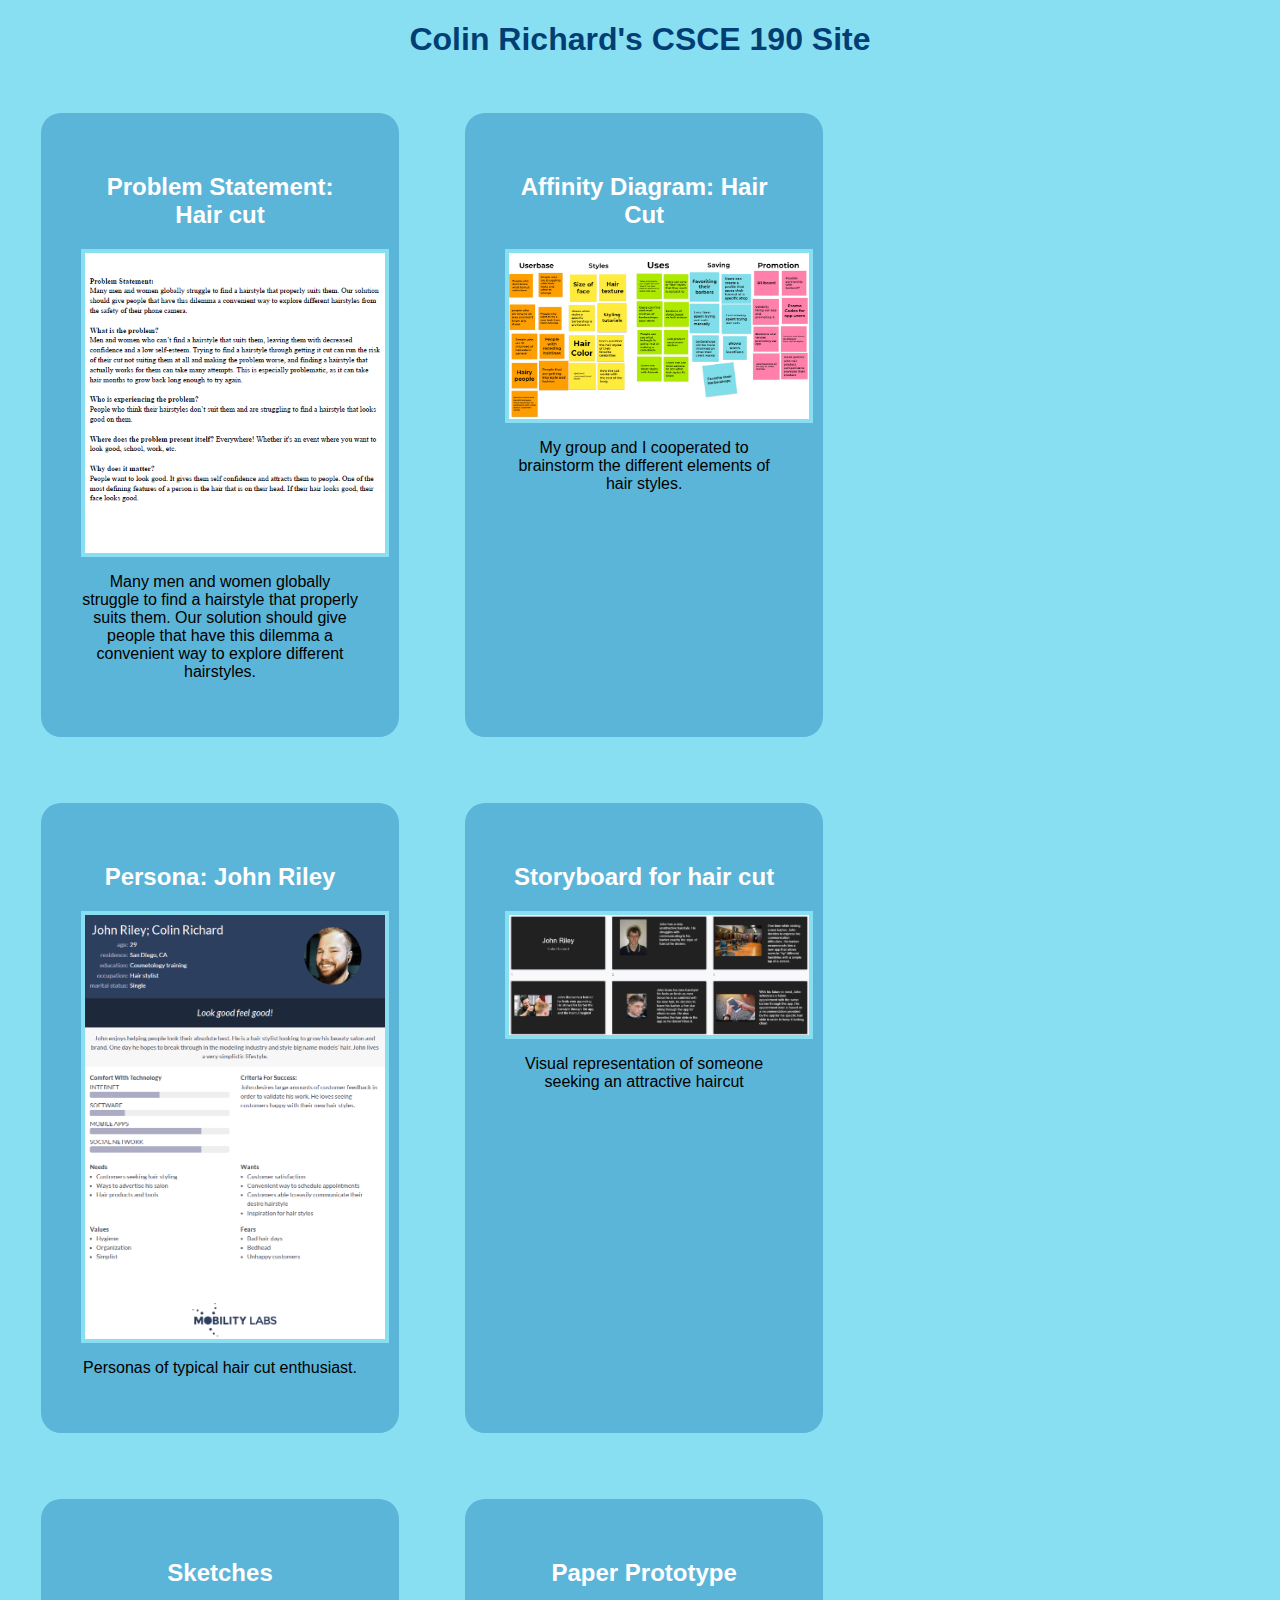
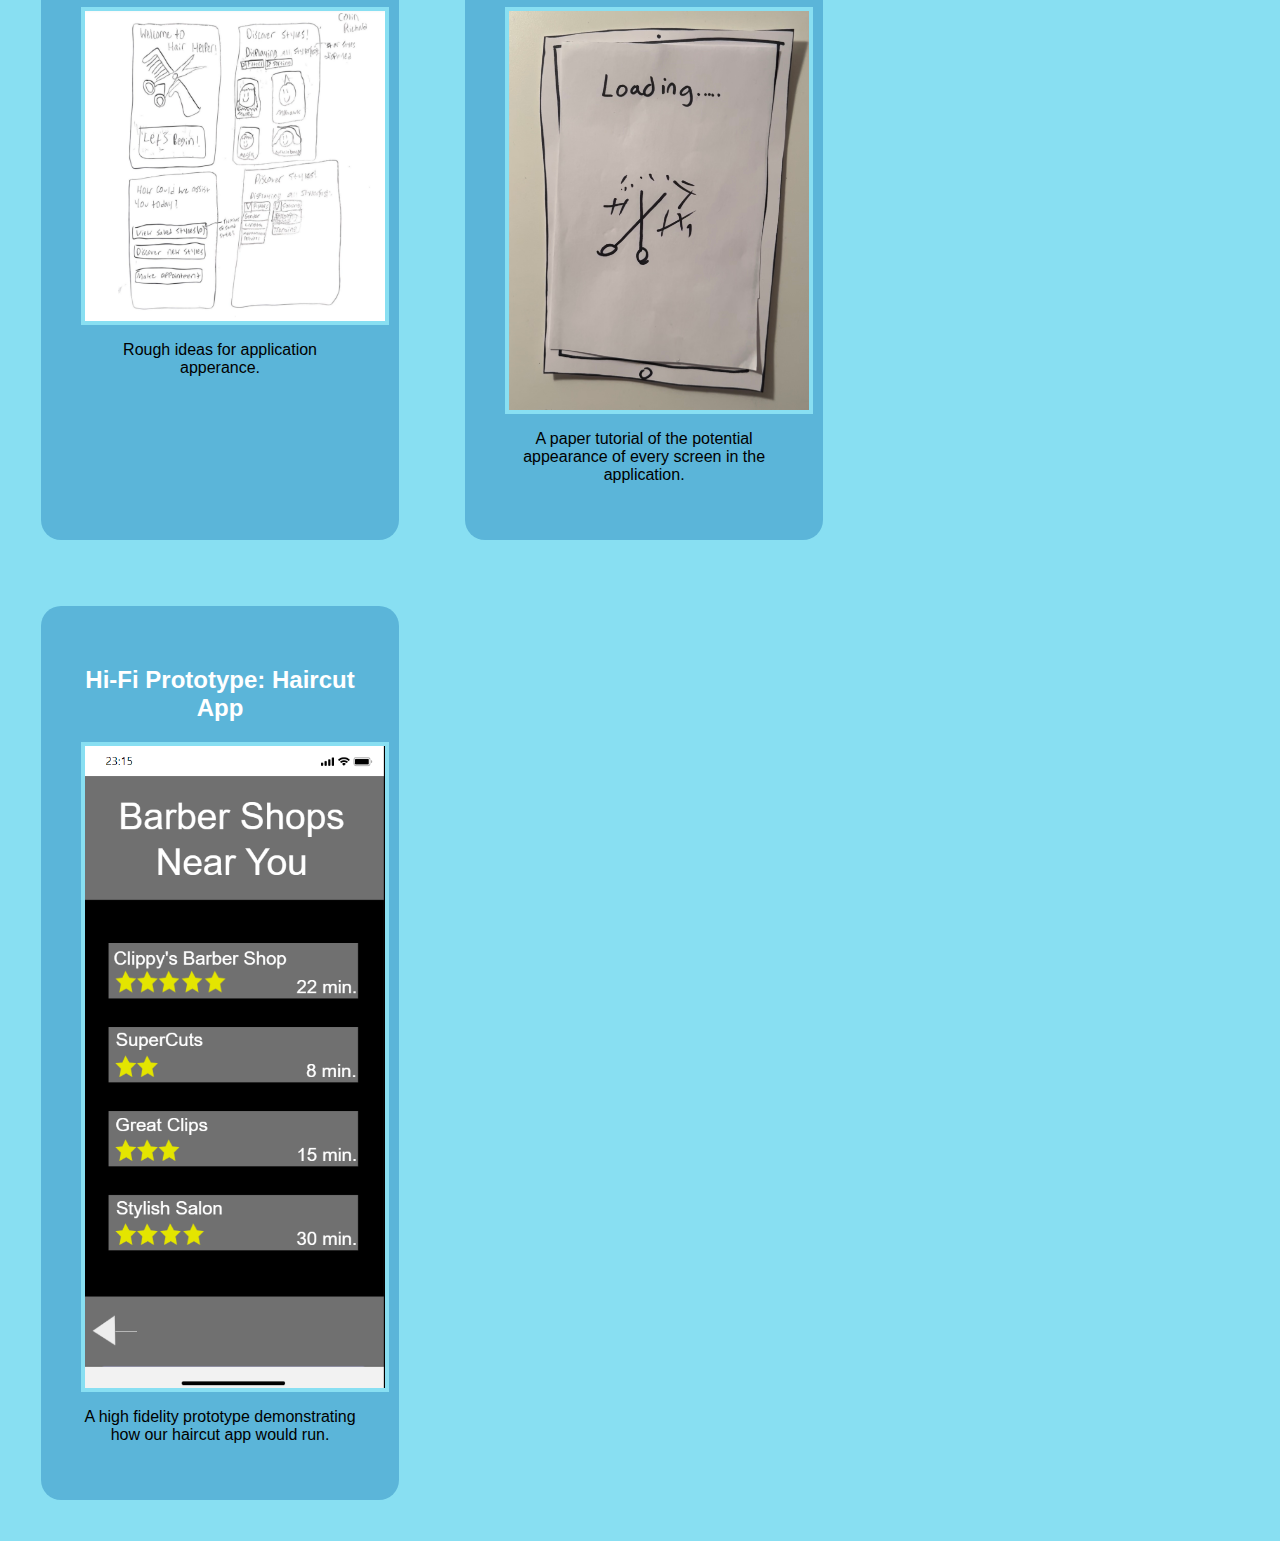
<file: index.html>
<!DOCTYPE html>
<html>
   <head>
        <title>CSCE 190: Colin Richard</title>
        <link rel="stylesheet" href="styles.css">
   </head> 
   <body>
        <h1>Colin Richard's CSCE 190 Site</h1>

        <div class = "assignments">
            <!-- Problem Statement Assignment -->
            <section class="assignment">
                <a href="Files/problem-statement.pdf"><h2>Problem Statement: Hair cut</h2></a>
                <a href="Files/problem-statement.pdf"><img src="Images/problem-statement.png"></a>
                <p>
                    Many men and women globally struggle to find a hairstyle that properly suits them. Our solution should give people that have this dilemma a convenient way to explore different hairstyles.
                </p>
                </section> 
            </section>

            <!-- Affinity Diagram Assignment-->
            <section class="assignment">
                <a href="Files/affinity-diagram.pdf"><h2>Affinity Diagram: Hair Cut</h2></a>
                <a href="Files/affinity-diagram.pdf"><img src="Images/affinity-diagram.png"></a>
                    <p>
                        My group and I cooperated to brainstorm the different elements of hair styles.
                    </p>
                
            </section>

            <!-- Persona Assignment-->
            <section class="assignment">
                <a href="Files/personas.pdf"><h2>Persona: John Riley</h2></a>
                <a href="Files/personas.pdf"><img src="Images/persona.PNG"></a>
                    <p>
                        Personas of typical hair cut enthusiast.
                    </p>
                </section> 
            </section>

            <!-- Storyboard Assignment-->
            <section class="assignment">
                <a href="Files/storyboard.pdf"><h2>Storyboard for hair cut</h2></a>
                <a href="Files/storyboard.pdf"><img src="Images/storyboard.PNG"></a>
                    <p>
                        Visual representation of someone seeking an attractive haircut
                    </p>
                </section> 
            </section>

            <!-- Sketch Assignment-->
            <section class="assignment">
                <a href="Files/sketches.pdf"><h2>Sketches</h2></a>
                <a href="Files/sketches.pdf"><img src="Images/sketch.PNG"></a>
                    <p>
                        Rough ideas for application apperance.
                    </p>
                </section> 
            </section>

            <!-- Paper Prototype Assignment-->
            <section class="assignment">
                <a href="https://youtube.com/shorts/Ln8nNwqq7u0?feature=share"><h2>Paper Prototype</h2></a>
                <a href="https://youtube.com/shorts/Ln8nNwqq7u0?feature=share"><img src="Images/paper-prototype.png"></a>
                    <p>
                        A paper tutorial of the potential appearance of every screen in the application.
                    </p>
                </section> 

                <!-- Hi-fi Prototype Assignment-->
            <section class="assignment">
                <a href="Files/hi-fi-prototype/fullscreen.html"><h2>Hi-Fi Prototype: Haircut App</h2></a>
                <a href="Files/hi-fi-prototype/fullscreen.html"><img src="Images/hi-fi-prototype.PNG"></a>
                    <p>
                        A high fidelity prototype demonstrating how our haircut app would run.
                    </p>
                </section> 
            </section>
        <div>
   </body>
</html>
</file>
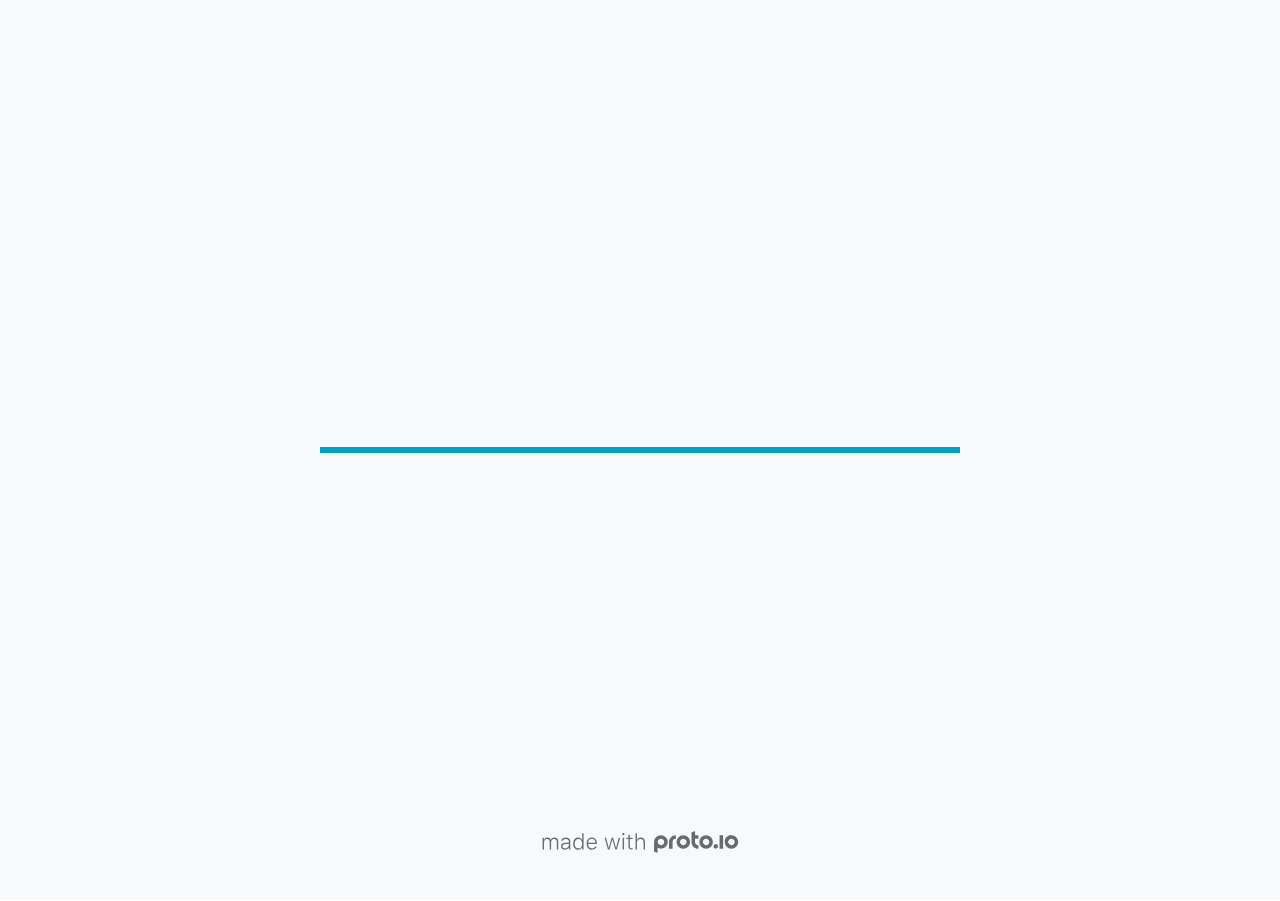
<file: Files/hi-fi-prototype/src/index.html>
<!DOCTYPE HTML>
	<head>

		<meta charset="utf-8">

		<title>Comfi - Proto.io</title>

		
			<meta name="HandheldFriendly" content="True">
			<meta name="MobileOptimized" content="390"> 

			
			
			
			<meta name="viewport" content="minimum-scale=1.00, maximum-scale=1.00, initial-scale=1.00, user-scalable=no, shrink-to-fit=no" />

			
				<meta name="apple-mobile-web-app-capable" content="yes" />
				<meta name="apple-mobile-web-app-status-bar-style" content="black-translucent" />
			

			<meta name="format-detection" content="telephone=no">


			

            
            <link rel="icon" sizes="192x192" href="./src/assets/branding/android-icon-hires.png">
            <link rel="icon" sizes="128x128" href="./src/assets/branding/android-icon.png">

            
            <link href="./src/assets/branding/apple-touch-icon-retina180.png" sizes="180x180" rel="apple-touch-icon">

            
            <link href="./src/assets/branding/apple-touch-icon-retina.png" sizes="114x114" rel="apple-touch-icon">

            
            <link href="./src/assets/branding/apple-touch-icon.png" sizes="57x57" rel="apple-touch-icon">

            
            <link href="./src/assets/branding/startup.png" media="(device-width: 320px)" rel="apple-touch-startup-image">

            
            <link href="./src/assets/branding/startup-retina.png" media="(device-width: 320px) and (device-height: 480px) and (-webkit-device-pixel-ratio: 2)" rel="apple-touch-startup-image">

            
            <link href="./src/assets/branding/startup-568.png" media="(device-width: 320px) and (device-height: 568px) and (-webkit-device-pixel-ratio: 2)" rel="apple-touch-startup-image">

            
            <link href="./src/assets/branding/startup-retina-6.png" media="(device-width: 375px) and (device-height: 667px) and (orientation: portrait) and (-webkit-device-pixel-ratio: 2)" rel="apple-touch-startup-image">

            
            <link href="./src/assets/branding/startup-retina-6plus.png" media="(device-width: 414px) and (device-height: 736px) and (orientation: portrait) and (-webkit-device-pixel-ratio: 3)" rel="apple-touch-startup-image">

            
            <link href="./src/assets/branding/startup-retina-6plus-landscape.png" media="(device-width: 414px) and (device-height: 736px) and (orientation: landscape) and (-webkit-device-pixel-ratio: 3)" rel="apple-touch-startup-image">

            
            <link href="./src/assets/branding/startup-ipad.png" media="(device-width: 768px) and (orientation: portrait)" rel="apple-touch-startup-image">

            
            <link href="./src/assets/branding/startup-ipad-landscape.png" media="(device-width: 768px) and (orientation: landscape)" rel="apple-touch-startup-image">

            
            <link href="./src/assets/branding/startup-ipad-retina.png" media="(device-width: 768px) and (orientation: portrait) and (-webkit-device-pixel-ratio: 2)" rel="apple-touch-startup-image">

            
            <link href="./src/assets/branding/startup-ipad-landscape-retina.png" media="(device-width: 768px) and (orientation: landscape) and (-webkit-device-pixel-ratio: 2)" rel="apple-touch-startup-image">

            
            <link href="./src/assets/branding/startup-ipad-pro.png" media="(device-width: 1024px) and (orientation: portrait) and (-webkit-device-pixel-ratio: 2)" rel="apple-touch-startup-image">

            
            <link href="./src/assets/branding/startup-ipad-pro-landscape.png" media="(device-width: 1024px) and (orientation: landscape) and (-webkit-device-pixel-ratio: 2)" rel="apple-touch-startup-image">

			<meta http-equiv="cleartype" content="on"> 


			 
		    <script type="text/javascript" src="./scripts/plugins/jquery/jquery.js"></script>

			
				<link rel="stylesheet" href="./stylesheets/player-export.css" />
				<script type="text/javascript" src="./scripts/player-export.js"></script>
			

			
			<script type="text/javascript" src="./libraries/common/components.js"></script> 
			<link type="text/css" rel="Stylesheet" href="./libraries/common/components.1.00.css" /> 

			
					<script type="text/javascript" src="./libraries/generic2/components.js"></script> 
					<link type="text/css" rel="Stylesheet" href="./libraries/generic2/components.1.00.css" /> 
				
					<script type="text/javascript" src="./libraries/ios7/components.js"></script> 
					<link type="text/css" rel="Stylesheet" href="./libraries/ios7/components.1.00.css" /> 
				
					<script type="text/javascript" src="./libraries/ios9/components.js"></script> 
					<link type="text/css" rel="Stylesheet" href="./libraries/ios9/components.1.00.css" /> 
				
				<script type="text/javascript" src="./data/data.js"></script> 
			

		<style>
			body { width: 390px; height: 844px; }
			.landscape, .landscape .prx-page { min-height: 390px; }
			.portrait, .portrait .prx-page { min-height: 844px; }
		</style>

		<script type="text/javascript">

			prx.ver = '6.8.11.0';
			prx.url.account = 'https://saqibtymus.proto.io';
			prx.url.staticassets = 'https://gal.proto.io';
			prx.url.devices = 'https://dteyv52hbg2at.cloudfront.net/devices';
			prx.url.static = 'https://dteyv52hbg2at.cloudfront.net';
			prx.url.siteurl = 'proto.io';
			prx.url.crossmsg = 'https://saqibtymus.proto.io';

			prx.nodejsassetsserver = {};
			prx.nodejsassetsserver.host = ".proto.io";
			prx.nodejsassetsserver.subdomainprefix = "https://a3";
			prx.nodejsassetsserver.maxsubdomains = "20";

			prx.device_library = 'ios9';
			prx.devices[prx.device] = {
				name: prx.device
				,defaultOrientation: 'portrait'
				,portrait_applies: 1 //new
				,portrait: [390,844]
				,landscape_applies: 1 //new
				,landscape: [844,390]
				,allow_orientation_change: 1 //new
				,statusbar_skin: 'default' // new
				,statusbarheightportrait: 0
				,statusbarheightlandscape: 0
				,navigationbar_skin: 'default' //new
				,navigationbarheightportrait: 0
				,navigationbarheightlandscape: 0
				,normalportrait: [390,844]
				,normallandscape: [844,390]
				,device_s3bucket: 'd745dfc1-3990-4cd7-b321-932497072f14'
				,dpr: '1.00'
				,deviceType: "iphone13"
                ,showiPhoneXNotch: false
                ,hasCustomSkinNotch: false
				,appleWatchRoundedCorners: false
				,scrollType: "default"
				,initialscale: 1.00
				,targetdensitydpi: "device-dpi"
			}
			// save a copy of the device in the player state
			prx.currentPlayerStatus.projectDevice = prx.toolbox.clone(prx.devices[prx.device]);
			prx.currentPlayerStatus.targetDevice = {"ISANDROIDTABLET":0,"ISIPOD":0,"ISCHROME":0,"ISIOS":1,"ISMSIE":0,"ISMOZILLA":0,"isAndroid-Pad":0,"ISOPERA":0,"ISWEBKIT":0,"SOSVERSION":{"CBUILDVER":"","CMAJORVER":"","CMINORVER":"","CTEXT":"","IMINORVER":0,"IMAJORVER":0,"IBUILDVER":0},"ISIPAD":0,"ISMOBILE":1,"ISSAFARI":0,"ISIPHONE":1,"ISWINDOWS":0,"ISWINDOWSTOUCH":0,"ISDEVICE":1,"ISANDROID":0,"ISCUSTOM":0};
			prx.releaseChannel = 'stable';

			prx.projectsettings.id = '11a0a03b-288c-482c-8608-3dfb19ed8b3d';
			prx.projectsettings.s3b = 'saqibtymus-1386374-539c5391-c20f-791b-b5b59aefdb42ef7c';
			prx.projectsettings.account = 'saqibtymus';
			prx.projectsettings.statusbar = '0'; 
			prx.projectsettings.statusbarapplies = '0';
			prx.projectsettings.navigationbar = '0';
			prx.projectsettings.navigationbarapplies = '0';
			prx.projectsettings.initialpageid = -1;
			
			
			prx.projectsettings.flashactions = 1;
			prx.projectsettings.gatrackingcode = '';

			prx.export2html = '1' == true;
			prx.mobPlayer = 0;

			prx.user.country = 'US';

			prx.s3Links = []; 
			var sLinkedAssets = [];
			

			prx.csrf_token = '35696459667B9E020BEEDB01DF4EBDFB413BC2564CED5D78FF62434FD9B4FF77';

            

            
                            prx.assetsAccessToken = "eyJ0eXAiOiJKV1QiLCJhbGciOiJIUzI1NiJ9.eyJkIjp7InVpZCI6Ii0xIiwicHJvamVjdF9pZCI6IjExYTBhMDNiLTI4OGMtNDgyYy04NjA4LTNkZmIxOWVkOGIzZCJ9LCJ2IjowLCJleHAiOjE2NjkyNzAyNjcsImlhdCI6MTY2OTA5MDI2N30.jqrPMOoTcYDQj_vPwzWcJohe7Uki7OKf5AmbCrIhCnk";

			prx.iniPlayer.iniPreLoad();

		</script>
	</head>

	

			<body class="player device-cursor-touch mobile-device-true " " id="mbd" >

				
				<div id="window-wrapper">
					<div id="dragarea"></div>
					<div id="statusbar"></div>
					<div id="underlay" style=""></div>

					<div class="prx-page" data-role="page" id="p-2" data-id="2"></div>
					
								<div class="prx-page" data-role="page" id="p-8" data-id="8"></div>
							
								<div class="prx-page" data-role="page" id="p-9" data-id="9"></div>
							
								<div class="prx-page" data-role="page" id="p-11" data-id="11"></div>
							
								<div class="prx-page" data-role="page" id="p-13" data-id="13"></div>
							
								<div class="prx-page" data-role="page" id="p-16" data-id="16"></div>
							
								<div class="prx-page" data-role="page" id="p-17" data-id="17"></div>
							
								<div class="prx-page" data-role="page" id="p-29" data-id="29"></div>
							
								<div class="prx-page" data-role="page" id="p-35" data-id="35"></div>
							
								<div class="prx-page" data-role="page" id="p-36" data-id="36"></div>
							
					<div id="navigationbar"></div>
					<div id="overlay"></div>
					<div id="trash"></div>
					<div id="quick-audios"></div>
				</div>

				 
			<div id="loader-wrapper">
				
				<div class="progress">
					<div class="progress-bar"></div>
				</div>
				<div id="poweredby"></div>
			</div>
			


			</body>
		

</html>
</file>
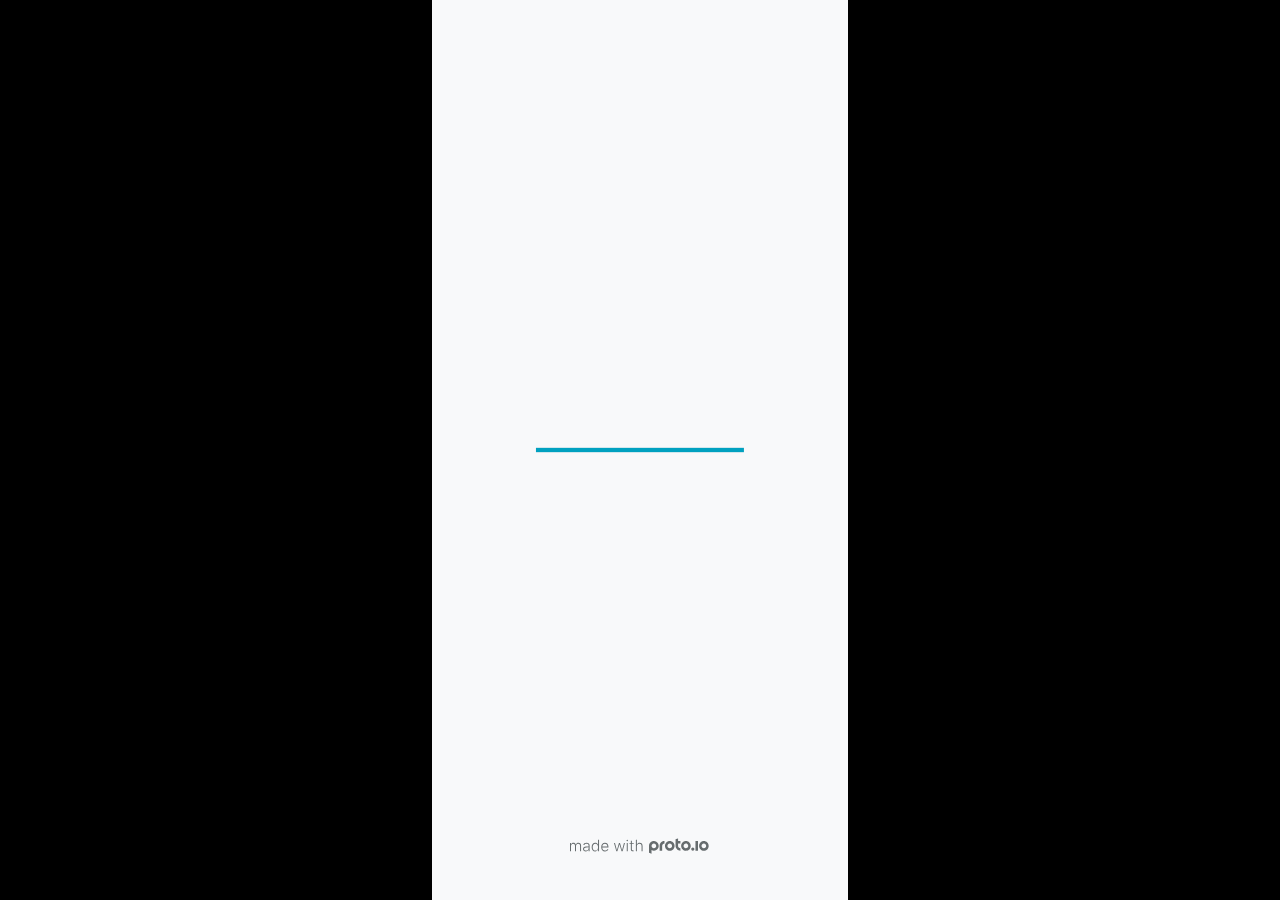
<file: Files/hi-fi-prototype/fullscreen.html>
<!DOCTYPE HTML>
	<head>
		<meta charset="utf-8">

        
			<meta name="HandheldFriendly" content="True">
			<meta name="MobileOptimized" content="390"> 

			
			
			
			<meta name="viewport" content="minimum-scale=1, maximum-scale=1, initial-scale=1, user-scalable=no, shrink-to-fit=no" />

			
				<meta name="apple-mobile-web-app-capable" content="yes" />
				<meta name="apple-mobile-web-app-status-bar-style" content="black-translucent" />
			

			<meta name="format-detection" content="telephone=no">


			

            
            <link rel="icon" sizes="192x192" href="./src/assets/branding/android-icon-hires.png">
            <link rel="icon" sizes="128x128" href="./src/assets/branding/android-icon.png">

            
            <link href="./src/assets/branding/apple-touch-icon-retina180.png" sizes="180x180" rel="apple-touch-icon">

            
            <link href="./src/assets/branding/apple-touch-icon-retina.png" sizes="114x114" rel="apple-touch-icon">

            
            <link href="./src/assets/branding/apple-touch-icon.png" sizes="57x57" rel="apple-touch-icon">

            
            <link href="./src/assets/branding/startup.png" media="(device-width: 320px)" rel="apple-touch-startup-image">

            
            <link href="./src/assets/branding/startup-retina.png" media="(device-width: 320px) and (device-height: 480px) and (-webkit-device-pixel-ratio: 2)" rel="apple-touch-startup-image">

            
            <link href="./src/assets/branding/startup-568.png" media="(device-width: 320px) and (device-height: 568px) and (-webkit-device-pixel-ratio: 2)" rel="apple-touch-startup-image">

            
            <link href="./src/assets/branding/startup-retina-6.png" media="(device-width: 375px) and (device-height: 667px) and (orientation: portrait) and (-webkit-device-pixel-ratio: 2)" rel="apple-touch-startup-image">

            
            <link href="./src/assets/branding/startup-retina-6plus.png" media="(device-width: 414px) and (device-height: 736px) and (orientation: portrait) and (-webkit-device-pixel-ratio: 3)" rel="apple-touch-startup-image">

            
            <link href="./src/assets/branding/startup-retina-6plus-landscape.png" media="(device-width: 414px) and (device-height: 736px) and (orientation: landscape) and (-webkit-device-pixel-ratio: 3)" rel="apple-touch-startup-image">

            
            <link href="./src/assets/branding/startup-ipad.png" media="(device-width: 768px) and (orientation: portrait)" rel="apple-touch-startup-image">

            
            <link href="./src/assets/branding/startup-ipad-landscape.png" media="(device-width: 768px) and (orientation: landscape)" rel="apple-touch-startup-image">

            
            <link href="./src/assets/branding/startup-ipad-retina.png" media="(device-width: 768px) and (orientation: portrait) and (-webkit-device-pixel-ratio: 2)" rel="apple-touch-startup-image">

            
            <link href="./src/assets/branding/startup-ipad-landscape-retina.png" media="(device-width: 768px) and (orientation: landscape) and (-webkit-device-pixel-ratio: 2)" rel="apple-touch-startup-image">

            
            <link href="./src/assets/branding/startup-ipad-pro.png" media="(device-width: 1024px) and (orientation: portrait) and (-webkit-device-pixel-ratio: 2)" rel="apple-touch-startup-image">

            
            <link href="./src/assets/branding/startup-ipad-pro-landscape.png" media="(device-width: 1024px) and (orientation: landscape) and (-webkit-device-pixel-ratio: 2)" rel="apple-touch-startup-image">

			<meta http-equiv="cleartype" content="on"> 


			

		<title>Comfi - Proto.io player</title>

		
				<link type="text/css" rel="stylesheet" href="./src/stylesheets/preview-letterbox-min.css">
				<script type="text/javascript" src="./src/scripts/preview-letterbox-min.js"></script>
			

		<script type="text/javascript">
			var prx = window.prx || {};
			prx.letterboxmode = true;
			prx.orientation = 'portrait';
			prx.orientations = {};
			prx.orientations.portrait = 1;
			prx.orientations.landscape = 1;
			prx.project = {};
			prx.project.id = '11a0a03b-288c-482c-8608-3dfb19ed8b3d';
			prx.project.title = 'Comfi';
			prx.project.version = 0;
			prx.project.livepreview = 0;
			prx.project.account = "saqibtymus";
			prx.activePage = {};
			
				prx.user = false;
			
			prx.flashactions = 1;

			prx.device_library = 'ios9';
			prx.device = {
					name: prx.device
					,caption: "iPhone 13"
					,defaultOrientation: 'portrait'
					,portrait_applies: 1 //new
					,portrait: [390,844]
					,landscape_applies: 1 //new
					,landscape: [844,390]
					,allow_orientation_change: 1 && 1 //new

			}

			prx.url.crossmsg = 'https://saqibtymus.proto.io';
			prx.ver = '6.8.11.0';
			prx.exitFullScreenUrl = 'https://saqibtymus.proto.io/player/index.cfm?id=11a0a03b-288c-482c-8608-3dfb19ed8b3d';
			prx.openURL = '';
			prx.downloadURL = '';

			
		</script>

		

	</head>

	<body>

		
				<iframe id="pio-playerframe" src="./src/index.html" scrolling="NO" style="width: 390px; height: 844px;" webkitAllowFullScreen mozallowfullscreen allowFullScreen allowvr allow="autoplay"></iframe>
				
						<script type="text/javascript">
							// remove parameter from address bar immediately if no changes
							let url = new URL(window.location.href);
							url.searchParams.delete('hc');
							url.searchParams.delete('ap');
							window.history.replaceState({}, document.title, url.toString());
						</script>
					
	</body>

</html>
</file>
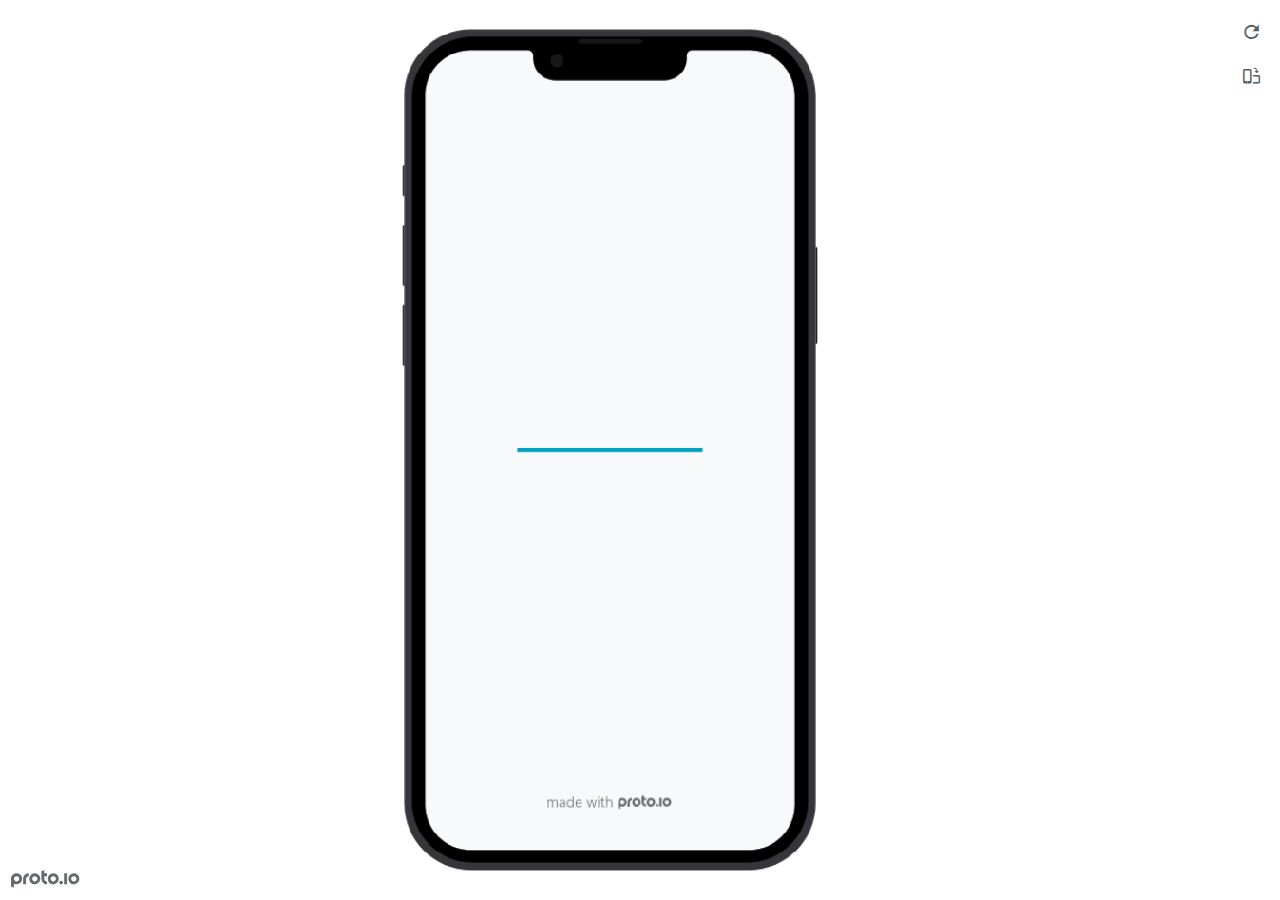
<file: Files/hi-fi-prototype/preview.html>
<!DOCTYPE HTML>
    <head>
    <meta charset="utf-8">

    <title>Comfi - Proto.io player</title>

    
				<link type="text/css" rel="stylesheet" href="./src/stylesheets/preview-export-min.css">
				<script type="text/javascript" src="./src/scripts/preview-export-min.js"></script>
			

    <script type="text/javascript">
        var prx = window.prx || {};
        prx.orientation = 'portrait';
        prx.orientations = {};
        prx.orientations.portrait = 1;
        prx.orientations.landscape = 1;
        prx.project = {};
        prx.project.id = '11a0a03b-288c-482c-8608-3dfb19ed8b3d';
        prx.project.title = 'Comfi';
        prx.project.version = 0;
        prx.project.livepreview = 0;
        prx.project.account = "saqibtymus";
        prx.activePage = {};
        prx.usercountry = "us";
        
            prx.user = false;
        
        prx.skin = 'apple-phone-iphone13_13pro-1';
        prx.ver = '6.8.11.0';
        //prx.flashactions = 1;
		prx.flashactions = 1; //we are not using the DB value anymore

        prx.nodejsassetsserver = {};
        prx.nodejsassetsserver.host = ".proto.io";
        prx.nodejsassetsserver.subdomainprefix = "https://a3";
        prx.nodejsassetsserver.maxsubdomains = "20";
        prx.account = "saqibtymus";
        prx.browserShowScreenshots = 'true';
        prx.url.crossmsg = 'https://saqibtymus.proto.io';
        prx.playerUrl = 'https://saqibtymus.proto.io/player/';
        prx.fullScreenUrl = 'https://saqibtymus.proto.io/player/fullscreen/index.cfm?id=11a0a03b-288c-482c-8608-3dfb19ed8b3d';
        prx.spaces = false;
        prx.csrf_token = 'F8E7665FAE13E8B46E97EE84C1B3F96245DB56BE284164D89CFC47E459C1C2E7';

        prx.bShowPlayerBetaPrompt = false;

        

    </script>

    

</head>


<body style="background-color:#FFFFFF">

    

    <div class="page-sidebar">
        
        <div class="sidebar-action-buttons">

            
                <span class="header-action-button player-icon-reload embed-icon-reload" id="refresh-preview">
                    <span class="tooltip">Refresh preview</span>
                </span>
                
                    <span  class="header-action-button player-icon-rotate embed-icon-rotate" id="change-orientation">
                        <span class="tooltip">Change orientation</span>
                    </span>
                

            <div class="header-action-button player-icon-enter-fullscreen-mode-icon" id="go-fullscreen">
                <span class="tooltip">Go full screen</span>
            </div>
        </div>

    </div>

    <div id="maincontent" class="portrait">

        <div id="shortcut-pressed-outer">
            <div id="shortcut-pressed"></div>
        </div>
        

			<div class="frame_generic">
				
				<div class="body_generic skin_apple-phone-iphone13_13pro-1 skin-wrapper skin-os-apple skin-device-phone skin-model-iphone13_13pro skin-size-1 skin-color-black skin-orientation-portrait skin-dimensions-390-844">

					<div class="buttons top"></div>
					<div class="detail-top"></div>
					<div class="web-search"></div>
					<div class="buttons left"></div>

					<div class="body_generic_inner">
						
						<iframe id="pio-playerframe" src="./src/index.html" scrolling="NO" style="width: 390px; height: 844px;" webkitAllowFullScreen mozallowfullscreen allowFullScreen allowvr allow="autoplay"></iframe>
						
                                <script type="text/javascript">
                                    // remove parameter from address bar immediately if no changes
                                    let url = new URL(window.location.href);
                                    url.searchParams.delete('hc');
									url.searchParams.delete('ap');
                                    window.history.replaceState({}, document.title, url.toString());
                                </script>
                            
					</div>

					<div class="buttons right"></div>
					<div class="detail-bottom"></div>
				</div>
				
			</div>
		
    </div>

    

    
            <div id="branding"></div>
        
</body>


<script type="text/javascript">
    
</script>
</html>
</file>
<file: styles.css>
body {
    background: #88DFF2;
    font-family:Arial, Helvetica, sans-serif;
}

.assignments {
    display:flex;
    flex-wrap:wrap;
}

.assignment {
    width:22%;
    padding:40px;
    margin: 33px;
    /* padding:10px 10; */
    background:#5BB5D9;
    border-radius: 20px;
    text-align:center;
}

.assignment img {
    width: 300px;
    margin: 10px;
    border: 4px solid #88DFF2;
    display:block;
    margin:auto;
}

.assignment img:hover {
    border: 4px solid #03658C;
}

h1 {
    color: #023E73;
    text-align:center
}

h1:hover {
    color: #03658C;
}

h2 {
    text-align:center;
}

a {
    text-decoration: none;
    color: #FFF;
}

a:hover {
    color: #03658C;
}
</file>
<file: Files/hi-fi-prototype/src/stylesheets/player-export.css>
/*!
 * 
 *                                                                       
 *                              ::;;;;                                   
 *    ::,,,,::    ::,,  ,,,,::::::11ii::,,::,,,,::      ::::,,::,,,,::   
 *  ,,111111ii,,::1111::111111ii::111111::111111ii,,    ii11,,ii111111,, 
 *  11ii::;;11;;ii11::iiii::;;11;;11ii::ii11::::11ii    ii11;;11;;::ii11 
 *  11;;  ::11ii11;;::11ii  ::11ii11ii,,iiii..  iiii    ii11;;11::  ;;11 
 *  1111;;ii11;;11;;,,ii11::ii11;;ii11;;;;11;;;;11;;;;;;ii11::11ii;;11ii 
 *  11111111;;::11;;  ::ii1111;;  ::ii11::ii1111ii::11ii;;11,,;;1111ii:: 
 *  11;;,,::  ,,::,,      ::,,        ::::  ::::    ,,,,::::    ::,,     
 *  ;;;;                                                                 
 *                                                                       
 *  Build: 11/8/2022, 10:20:15 AM
 */

/*!
 * Waves v0.5.5
 * http://fian.my.id/Waves
 *
 * Copyright 2014 Alfiana E. Sibuea and other contributors
 * Released under the MIT license
 * https://github.com/fians/Waves/blob/master/LICENSE
 */.mask-inner{position:relative;background-size:100% 100%;background-repeat:no-repeat}.mask-inner .mask-inner{transform:none!important}.mask-border .mborder,.mask-filter{height:100%;width:100%}.mask-border .mborder{border:1px solid hsla(0,0%,100%,.8);position:absolute;pointer-events:none}.mask-border .area-border{border:1px solid #00a1c0;left:0;top:0;position:absolute;transform-origin:0 0;box-sizing:border-box}.mask-border .mask-radius{width:100%;height:100%;overflow:hidden;position:absolute}.mask-border .mask-radius .mask-radius-border{position:relative;width:100%;height:100%;border:1px solid hsla(0,0%,100%,.8)}.mask-border.hide-handles .prx-resizable-handle{opacity:0;pointer-events:none!important}.mask-border.hide-handles .area-border{border:1px dashed #b4bcbf}.mask-wrapper{overflow:hidden;height:100%;pointer-events:none}.mask-wrapper.borderPos-inside{box-sizing:border-box}.mask-wrapper.borderPos-outside{width:100%;height:100%}.mask-wrapper.borderPos-outside .mask-inner{box-sizing:content-box}.mask-edit-mode-handles{pointer-events:none}.mask-edit-mode-handles.hide-handles .prx-resizable-handle,.mask-edit-mode-handles.hide-handles .prx-rotate-handle{opacity:0;pointer-events:none!important}.mask-edit-mode-handles.hide-handles .xborder{border-color:#b4bcbf!important}abbr,address,article,aside,audio,b,blockquote,body,caption,cite,code,dd,del,dfn,div,dl,dt,em,fieldset,figure,footer,form,h1,h2,h3,h4,h5,h6,header,hgroup,html,i,iframe,img,ins,kbd,label,legend,li,mark,menu,nav,object,ol,p,pre,q,samp,section,small,span,strong,sub,sup,table,tbody,td,tfoot,th,thead,time,tr,ul,var,video{margin:0;padding:0;border:0;outline:0;font-size:100%;background:transparent}article,aside,details,figcaption,figure,footer,header,hgroup,nav,section{display:block}audio,canvas,video{display:inline-block;*display:inline;*zoom:1}[hidden],audio:not([controls]){display:none}html{font-size:100%;-webkit-text-size-adjust:100%;-ms-text-size-adjust:100%}body{margin:0;font-size:13px}body,button,input,select,textarea{font-family:sans-serif;color:#222}a{color:#00e}a:visited{color:#551a8b}a:hover{color:#06e}a:focus{outline:thin dotted}a:active,a:hover{outline:0}abbr[title]{border-bottom:1px dotted}b,strong{font-weight:700}blockquote{margin:1em 40px}dfn{font-style:italic}hr{display:block;height:1px;border:0;border-top:1px solid #ccc;margin:1em 0;padding:0}ins{background:#ff9;text-decoration:none}ins,mark{color:#000}mark{background:#ff0;font-style:italic;font-weight:700}code,kbd,pre,samp{font-family:monospace,serif;_font-family:courier new,monospace;font-size:1em}pre{white-space:pre;white-space:pre-wrap;word-wrap:break-word}q{quotes:none}q:after,q:before{content:"";content:none}small{font-size:85%}sub,sup{font-size:75%;line-height:0;position:relative;vertical-align:baseline}sup{top:-.5em}sub{bottom:-.25em}ol,ul{margin:1em 0;padding:0 0 0 40px}dd{margin:0 0 0 40px}nav ol,nav ul{list-style:none;list-style-image:none;margin:0;padding:0}img{border:0;-ms-interpolation-mode:bicubic}svg:not(:root){overflow:hidden}figure,form{margin:0}fieldset{margin:0}fieldset,legend{border:0;padding:0}legend{*margin-left:-7px}button,input,select,textarea{font-size:100%;margin:0;vertical-align:baseline;*vertical-align:middle}button,input{line-height:normal;*overflow:visible}table button,table input{*overflow:auto}[role=button],button,input[type=button],input[type=reset],input[type=submit]{-webkit-appearance:button}input[type=checkbox],input[type=radio]{box-sizing:border-box;padding:0}input[type=search]{-webkit-appearance:textfield;-moz-box-sizing:content-box;-webkit-box-sizing:content-box;box-sizing:content-box}input[type=search]::-webkit-search-decoration{-webkit-appearance:none}button::-moz-focus-inner{border:0;padding:0}textarea{overflow:auto;vertical-align:top;resize:vertical}input:invalid,textarea:invalid{background-color:#f0dddd}table{border-collapse:collapse;border-spacing:0}td{vertical-align:top}.nocallout{-webkit-touch-callout:none}textarea[contenteditable]{-webkit-appearance:none}.gifhidden{position:absolute;left:-100%}.ir{display:block;border:0;text-indent:-999em;overflow:hidden;background-color:transparent;background-repeat:no-repeat;text-align:left;direction:ltr}.ir br{display:none}.hidden{display:none!important;visibility:hidden}.visuallyhidden{border:0;clip:rect(0 0 0 0);height:1px;margin:-1px;overflow:hidden;padding:0;position:absolute;width:1px}.visuallyhidden.focusable:active,.visuallyhidden.focusable:focus{clip:auto;height:auto;margin:0;overflow:visible;position:static;width:auto}.invisible{visibility:hidden}.clearfix:after,.clearfix:before{content:"";display:table}.clearfix:after{clear:both}.clearfix{*zoom:1}@media print{*{background:transparent!important;color:#000!important;text-shadow:none!important;filter:none!important;-ms-filter:none!important}a,a:visited{text-decoration:underline}a[href]:after{content:" (" attr(href) ")"}abbr[title]:after{content:" (" attr(title) ")"}.ir a:after,a[href^="#"]:after,a[href^="javascript:"]:after{content:""}blockquote,pre{border:1px solid #999;page-break-inside:avoid}thead{display:table-header-group}img,tr{page-break-inside:avoid}img{max-width:100%!important}@page{margin:.5cm}h2,h3,p{orphans:3;widows:3}h2,h3{page-break-after:avoid}}#eval-iframe{display:none}body{-webkit-appearance:none;-webkit-box-flex:1;-webkit-touch-callout:none;-webkit-tap-highlight-color:rgba(0,0,0,0)}*{-webkit-user-select:none;-khtml-user-select:none;-moz-user-select:-moz-none;-o-user-select:none;user-select:none}input,textarea{-webkit-user-select:text;-khtml-user-select:text;-moz-user-select:text;-o-user-select:text;user-select:text}#dragarea{font-family:Helvetica,Arial,sans-serif;text-align:left}.text{height:95%;overflow:auto}.wrap{overflow:hidden}.pos,.spos{position:absolute}.action-highlight{position:absolute;top:0;left:0;height:100%;width:100%;background:rgba(255,255,0,.5);background:rgba(64,208,255,.3);opacity:0;pointer-events:none;-webkit-transition:opacity .2s ease-in;transition:opacity .2s ease-in;border:2px solid #40c8f4;padding:3px;box-sizing:border-box}.action-highlight-simple-visible,.action-highlight-visible{opacity:1}#appModeNote{background-color:#333;border-top:5px solid #000;bottom:0;color:#f0f0f0;display:none;font-family:helvetica;left:0;padding:10px 0;position:fixed;text-align:center;width:100%}#appModeNote em{display:block;font-size:20px;font-weight:700;line-height:26px}#appModeNote span{display:block;font-size:14px;line-height:20px}.hidden{display:none}.prx-page.loadedFrom{display:block}.prx-page.loadedTo{z-index:999999}.prx-page.loadedTo-1{z-index:10000000}.prx-page.loadedTo-2{z-index:10000001}.prx-page.loadedTo-3{z-index:10000002}.prx-page.loadedTo-4{z-index:10000003}.prx-page.loadedTo-5{z-index:10000004}.prx-page.loadedTo-6{z-index:10000005}.prx-page.loadedTo-7{z-index:10000006}.prx-page.loadedTo-8{z-index:10000007}.prx-page.loadedTo-9{z-index:10000008}.prx-page.loadedTo-10{z-index:10000009}.prx-page.loadedTo-11{z-index:10000010}.prx-page.loadedTo-12{z-index:10000011}.prx-page.loadedTo-13{z-index:10000012}.prx-page.loadedTo-14{z-index:10000013}.prx-page.loadedTo-15{z-index:10000014}.prx-page.loadedTo-16{z-index:10000015}.prx-page.loadedTo-17{z-index:10000016}.prx-page.loadedTo-18{z-index:10000017}.prx-page.loadedTo-19{z-index:10000018}.prx-page.loadedTo-20{z-index:10000019}.prx-page.loadedTo-21{z-index:10000020}.prx-page.loadedTo-22{z-index:10000021}.prx-page.loadedTo-23{z-index:10000022}.prx-page.loadedTo-24{z-index:10000023}.prx-page.loadedTo-25{z-index:10000024}.prx-page.loadedTo-26{z-index:10000025}.prx-page.loadedTo-27{z-index:10000026}.prx-page.loadedTo-28{z-index:10000027}.prx-page.loadedTo-29{z-index:10000028}.prx-page.loadedTo-30{z-index:10000029}#navigationbar,#statusbar{background:transparent 0 0;display:block;width:100%;border:0;top:0;position:fixed;z-index:1}#loader-wrapper{background:#f8f9fa;height:100%;left:0;position:fixed;top:0;width:100%;z-index:99999;font-size:11px}#loader-wrapper .progress{position:absolute;top:50%;left:50%;transform:translate(-50%,-50%);-ms-transform:translate(-50%,-50%);-webkit-transform:translate(-50%,-50%);width:50%;height:4px;background-color:#ddd}#loader-wrapper .progress-bar{position:relative;width:0;height:4px;-webkit-transition:.4s linear;-moz-transition:.4s linear;-o-transition:.4s linear;transition:.4s linear;-webkit-transition-property:width,background-color;-moz-transition-property:width,background-color;-o-transition-property:width,background-color;transition-property:width,background-color}#loader-wrapper .progress-bar:before,.progress-bar:after{content:"";position:absolute;top:0;left:0;right:0}#loader-wrapper .progress-bar:before{bottom:0;background-color:#ddd}#loader-wrapper .progress-bar:after{z-index:2;bottom:0;background:#00a1c0}#loader-wrapper #app-icon{position:absolute;top:50%;left:50%;transform:translate(-50%,-150%);-ms-transform:translate(-50%,-150%);-webkit-transform:translate(-50%,-150%);width:114px;height:114px}#loader-wrapper #poweredby{position:absolute;bottom:5%;left:50%;transform:translate(-50%);-ms-transform:translate(-50%);-webkit-transform:translate(-50%);width:100%;height:16px;background-image:url(/images/player/player-logo.svg);background-repeat:no-repeat;background-position:top;background-size:auto 200%;z-index:99999}body{-moz-transition:opacity .3s linear;-o-transition:opacity .3s linear;-webkit-transition:opacity .3s linear;transition:opacity .3s linear}.reloading{background:#fff!important;opacity:0}@media (min-width:481px) and (max-width:1079px){#loader-wrapper .progress,#loader-wrapper .progress-bar{height:4px}}@media (min-width:1080px){#loader-wrapper #poweredby{height:24px}#loader-wrapper .progress,#loader-wrapper .progress-bar{height:6px}}@media (width:1280px) and (height:768px){#loader-wrapper .progress,#loader-wrapper .progress-bar{height:2px}}.pointer-events-none{pointer-events:none!important}body .prx-page{-webkit-trans1form:translate3d(0,0,0)}.prx-page .type-symbol .box{-w1ebkit-transform:translateZ(0)}html{background:transparent}body{background:#fff;overflow:hidden}body.mobile-device-true *{-webkit-text-size-adjust:100%}body.mobile-device-false *{-webkit-text-size-adjust:initial}#window-wrapper{width:100%;height:100%;overflow:hidden;position:relative}#dragarea{background:transparent;display:none}#overlay,#quick-audios,#trash,#underlay{position:absolute;top:0;left:0}#quick-audios,#trash{display:none}.visible{display:block!important}.iScrollHorizontalScrollbar,.iScrollVerticalScrollbar{z-index:auto!important}.overlay{position:fixed;left:0;right:0;bottom:0;top:0}.ui-mobile-viewport-transitioning,.ui-mobile-viewport-transitioning .prx-page{o1verflow:visible!important}.box[style*="z-index:0;"],.box[style*="z-index: 0;"]{z-index:auto!important}.box[data-mpoverlay="1"]{pos1ition:fixed}#temp-for-external-link{display:none}#dragarea,html{background:transparent!important}.hide{display:none!important}*{outline:none}.ghost-component,.ghost-component *,.ghost-component .box *{pointer-events:none!important}#statusbar{position:fixed!important}.prx-page{position:absolute;display:none}.prx-page.prx-page-active,.prx-page[class*=prx-page-transitioning-]{display:block}.prx-page[class*=prx-page-transitioning-]{overflow:hidden}.prx-page.prx-page-transitioning-overlay-in-source,.prx-page.prx-page-transitioning-overlay-out-target{overflow:visible}.prx-page.prx-page-below{z-index:10}.prx-page.prx-page-above{z-index:20}#overlay{z-index:30}.prx-page.prx-page-transition-flip,.prx-page.prx-page-transition-turn{-webkit-backface-visibility:hidden;-moz-backface-visibility:hidden;backface-visibility:hidden}.prx-page.prx-page-transition-turn{-webkit-transform:translateZ(0);-moz-transform:translateZ(0);-webkit-transform-origin:0 center;-moz-transform-origin:0 center;transform-origin:0 center;transform:translateZ(0)}.prx-page.prx-page-transition-flow:not(.prx-page-transition-flow-overlay),.prx-page.prx-page-transition-overlay-top{box-shadow:0 0 20px rgba(0,0,0,.4)}.prx-page-above.prx-page-transition-notificationInWatchOS{transition:background-color .45s ease-out}.prx-page-above.prx-page-transition-notificationInWatchOS.prx-page-transition-notificationInWatchOS-notification-in{background-color:transparent!important;transition:background-color 0s ease-out}.device-cursor-touch,.device-cursor-touch *{cursor:url(/images/player/touch-cursor-64.png) 32 32,default!important;cursor:-webkit-image-set(url("/images/player/touch-cursor-64.png") 1x,url("/images/player/touch-cursor-64@2x.png") 2x) 32 32,default!important}.device-cursor-web,.device-cursor-web *{cursor:default}.device-cursor-web .delayedtap,.device-cursor-web .delayedtap *,.device-cursor-web .interaction-click,.device-cursor-web .interaction-click *,.device-cursor-web .interaction-tap,.device-cursor-web .interaction-tap *,.device-cursor-web .release,.device-cursor-web .release *,.device-cursor-web .touch,.device-cursor-web .touch *{cursor:pointer;cursor:hand}.device-cursor-web [data-component-type=text]{cursor:default}.device-cursor-web .move,.device-cursor-web .move *{cursor:move}.device-cursor-web input,.device-cursor-web textarea{cursor:text}.do-chrome-fix #window-wrapper{-webkit-perspective:1}.do-chrome-fix .pos{-webkit-backface-visibility:hidden;-webkit-transform:translateZ(0)}.do-chrome-fix *{-w1ebkit-transform:translateZ(0) scale(1) scaleX(1) skew(0deg,0deg) skewX(0deg) skewY(0deg) rotateX(0deg) rotateY(0deg) rotate(0deg)}.do-chrome-fix.dont-do-chrome-fix #window-wrapper{-webkit-perspective:none}.do-chrome-fix.dont-do-chrome-fix .pos{-webkit-backface-visibility:visible;-webkit-transform:none}.prx-page-transitioning:not(.prx-page-transitioning-overlay-in-source):not(.loadedFrom) [data-mpoverlay="1"]{display:none}#fps{position:fixed;z-index:9999;font-size:18px;top:20px;left:20px;background:rgba(0,0,0,.8);border-radius:6px;color:#fff;padding:3px 10px}#fps,.cbutton{pointer-events:none}.cbutton{position:absolute;display:inline-block;padding:0;border:none;background:none;color:#286aab;font-size:1.4em;overflow:visible;-webkit-transition:color .7s;transition:color .7s;-webkit-tap-highlight-color:rgba(0,0,0,0)}.cbutton.cbutton--click,.cbutton:focus{outline:none;color:#3c8ddc}.cbutton:after{position:absolute;width:100%;height:100%;border-radius:50%;content:"";opacity:0;pointer-events:none}.cbutton--effect-jelena:after{border:3px solid hsla(0,0%,82.7%,.7)}.cbutton--effect-jelena.cbutton--click:after{-webkit-animation:anim-effect-jelena .3s ease-out forwards;animation:anim-effect-jelena .3s ease-out forwards}@-webkit-keyframes anim-effect-jelena{0%{opacity:1;-webkit-transform:scale3d(.6,.6,1);transform:scale3d(.6,.6,1)}to{opacity:0;-webkit-transform:scale3d(1.2,1.2,1);transform:scale3d(1.2,1.2,1)}}@keyframes anim-effect-jelena{0%{opacity:1;-webkit-transform:scale3d(.5,.5,1);transform:scale3d(.5,.5,1)}to{opacity:0;-webkit-transform:scale3d(1.2,1.2,1);transform:scale3d(1.2,1.2,1)}}.cbutton--effect-sanja:after{background:hsla(0,0%,75.3%,.3)}.cbutton--effect-sanja.cbutton--click:after{-webkit-animation:anim-effect-sanja 1s ease-out forwards;animation:anim-effect-sanja 1s ease-out forwards}@-webkit-keyframes anim-effect-sanja{0%{opacity:1;-webkit-transform:scale3d(.5,.5,1);transform:scale3d(.5,.5,1)}25%{opacity:1;-webkit-transform:scaleX(1);transform:scaleX(1)}to{opacity:0;-webkit-transform:scaleX(1);transform:scaleX(1)}}@keyframes anim-effect-sanja{0%{opacity:1;-webkit-transform:scale3d(.5,.5,1);transform:scale3d(.5,.5,1)}25%{opacity:1;-webkit-transform:scaleX(1);transform:scaleX(1)}to{opacity:0;-webkit-transform:scaleX(1);transform:scaleX(1)}}#log{position:fixed;z-index:9999;font-size:24px;top:20px;right:20px;pointer-events:none}.watchOSscrollbars .iScrollVerticalScrollbar{position:fixed!important;width:12px!important;background-color:hsla(0,0%,100%,.3)!important;border-radius:8px!important;z-index:99999!important}.watchOSscrollbars .iScrollIndicator{background:#fff!important;border-radius:8px!important;left:2px!important;width:8px!important}.applewatch-rounded-corners{-webkit-clip-path:inset(0 0 0 0 round 63px);clip-path:inset(0 0 0 0 round 63px)}.group-action-prediv{position:absolute}.player .type-symbol.type-symbol-transparent .group-action-prediv{pointer-events:auto}.initialise-hidden-container{display:block!important;visibility:hidden!important}.a-enter-vr{height:0!important}.fullscreen-vr .prx-page{transform:none!important;position:fixed!important}

/*!
 * Waves v0.5.5
 * http://fian.my.id/Waves
 *
 * Copyright 2014 Alfiana E. Sibuea and other contributors
 * Released under the MIT license
 * https://github.com/fians/Waves/blob/master/LICENSE
 */.waves-effect{position:relative;overflow:hidden}.waves-effect.box{position:absolute}.waves-effect .waves-ripple{position:absolute;border-radius:50%;width:100px;height:100px;margin-top:-50px;margin-left:-50px;opacity:0;background-color:rgba(0,0,0,.2);pointer-events:none}.waves-effect.waves-light .waves-ripple{background-color:hsla(0,0%,100%,.4)}.waves-button,.waves-circle{-webkit-mask-image:-webkit-radial-gradient(circle,#fff 100%,#000 0);mask-image:radial-gradient(circle,#fff 100%,#000 0)}.waves-button,.waves-button-input,.waves-button:hover,.waves-button:link,.waves-button:visited{white-space:nowrap;vertical-align:middle;cursor:pointer;border:none;outline:none;color:inherit;background-color:transparent;font-size:14px;text-align:center;text-decoration:none;z-index:1}.waves-button{padding:10px 15px;border-radius:2px}.waves-button-input{margin:0;padding:10px 15px}.waves-input-wrapper{border-radius:2px;vertical-align:bottom}.waves-input-wrapper.waves-button{padding:0}.waves-input-wrapper .waves-button-input{position:relative;top:0;left:0;z-index:1}.waves-block{display:block}a.waves-effect .waves-ripple{z-index:-1}#loader-wrapper #poweredby{background-image:url(../images/player/player-logo.svg)!important}.device-cursor-touch,.device-cursor-touch *{cursor:url(../images/player/touch-cursor-64.png) 32 32,default!important;cursor:-webkit-image-set(url("../images/player/touch-cursor-64.png") 1x,url("../images/player/touch-cursor-64@2x.png") 2x) 32 32,default!important}
</file>
<file: Files/hi-fi-prototype/src/libraries/common/components.1.00.css>
.type-shapes .shape-wrapper{width:100%;height:100%;-moz-box-sizing:border-box;-webkit-box-sizing:border-box;box-sizing:border-box;background-clip:content-box}.type-shapes .shapes-text-container{position:absolute;top:0;left:0;right:0;display:table;width:100%;height:100%;text-align:center}.type-shapes .shapes-text-container>span{display:table-cell;vertical-align:middle}.type-shapes svg{overflow:visible}.player .type-symbol{overflow:hidden}.player .type-symbol.symbol-scroll{-webkit-perspective:1000}.player .type-symbol.type-symbol-transparent{pointer-events:none !important}.player .type-symbol.type-symbol-transparent .box{pointer-events:auto}.type-symbol.fullscreen{transform:none !important;width:100vw !important;height:100vh !important}.type-symbol>.type-symbol-hover-message,.type-symbol.ui-draggable-dragging:hover>.type-symbol-hover-message,.type-symbol.prx-resizable-resizing:hover>.type-symbol-hover-message{display:none;position:absolute;color:#fff;font-family:Helvetica,Arial,sans-serif !important;background:rgba(0,0,0,.7);top:50%;left:50%;text-align:center;position:absolute;pointer-events:none;width:70px;height:30px;line-height:15px;font-size:10px !important;border-radius:3px;margin:-20px 0 0 -40px;padding:5px}.type-symbol:hover>.type-symbol-hover-message{display:block}.type-vrsymbol.fullscreen{transform:none !important;width:100vw !important;height:100vh !important}.type-vrsymbol.fullscreen canvas{width:100vw !important;height:100vh !important}.type-vrsymbol>.type-vrsymbol-hover-message,.type-vrsymbol.ui-draggable-dragging:hover>.type-vrsymbol-hover-message,.type-vrsymbol.prx-resizable-resizing:hover>.type-vrsymbol-hover-message{display:none;position:absolute;color:#fff;font-family:Helvetica,Arial,sans-serif !important;background:rgba(0,0,0,.7);top:50%;left:50%;text-align:center;position:absolute;pointer-events:none;width:70px;height:30px;line-height:15px;font-size:10px !important;border-radius:3px;margin:-20px 0 0 -40px;padding:5px}.type-vrsymbol:hover>.type-vrsymbol-hover-message{display:block}.type-text.v2-text .text-contents{o1verflow:hidden;width:100%;height:100%}.type-text.v2-text.box [data-editableProperty]{word-wrap:break-word !important}.type-text .autoresize{white-space:nowrap}.player .type-text .autoResize-true{white-space:nowrap}.type-richtext p{margin:0;line-height:normal}.type-rectangle .inner-rec{position:absolute;width:100%;height:100%;-moz-box-sizing:border-box;-webkit-box-sizing:border-box;box-sizing:border-box;background-clip:content-box}.type-rectangle .shapes-image-background{top:0;left:0;width:100%;height:100%;position:absolute;background-position:center;background-repeat:no-repeat}.type-rectangle[data-shape-type=oval] .shapes-image-background{border-radius:50%}.type-rectangle .shapes-text-container{display:table;width:100%;height:100%;text-align:center}.type-rectangle .shapes-text-container>span{display:table-cell;vertical-align:middle}.type-horizontalline .inner{width:100%;height:0}.type-verticalline .inner{width:0;height:100%}.type-actionarea .inner-rec{width:100%;height:100%}.type-actionarea .inner-rec div{width:100%;height:100%;background:#40c8f4;opacity:.4;-moz-box-sizing:border-box;-webkit-box-sizing:border-box;box-sizing:border-box}.type-actionarea .inner-rec div:before{content:" ";display:block;position:absolute;top:50%;left:50%;width:24px;height:24px;margin:-12px 0 0 -12px}.player .type-actionarea .inner-rec div{background:transparent}.player .type-actionarea .inner-rec div:before{background-image:none}.type-image,.type-image .type-image-wrapper{background:0 0 repeat;background-size:100% 100%;width:100%;height:100%;background-clip:content-box}.type-image .type-image-wrapper.type-image-svg{background:center center no-repeat;background-size:contain}.type-image .type-image-wrapper img{display:none}.player .type-image .type-image-wrapper.gif img{display:block !important;width:1px;height:1px;opacity:.1}.type-image.type-image-repeater,.type-image.type-image-repeater .type-image-wrapper{background-size:auto}.type-image .image-inner{width:100%;height:100%}.type-image .image-inner.borderPos-inside .type-image-wrapper{box-sizing:border-box;background-origin:border-box}.type-image .image-inner.borderPos-outside{display:-webkit-box;display:-moz-box;display:-ms-flexbox;display:-webkit-flex;display:flex;-moz-flex-flow:row;-ms-flex-flow:row;-webkit-flex-flow:row;flex-flow:row;-moz-box-orient:horizontal;-ms-box-orient:horizontal;-webkit-box-orient:horizontal;box-orient:horizontal;-ms-align-items:center;-webkit-align-items:center;align-items:center;-ms-box-align:center;-webkit-box-align:center;box-align:center;-ms-flex-align:center;-webkit-flex-align:center;flex-align:center;-ms-justify-content:center;-webkit-justify-content:center;justify-content:center;-ms-box-pack:center;-webkit-box-pack:center;box-pack:center;-ms-flex-pack:center;-webkit-flex-pack:center;flex-pack:center}.type-image .image-inner.borderPos-outside .type-image-wrapper{-ms-flex-shrink:0;-webkit-flex-shrink:0;flex-shrink:0;box-sizing:content-box}.type-image>.type-image-hover-message,.type-image.ui-draggable-dragging:hover>.type-image-hover-message,.type-image.prx-resizable-resizing:hover>.type-image-hover-message{display:none;position:absolute;color:#fff;font-family:Helvetica,Arial,sans-serif !important;background:rgba(0,0,0,.7);top:50%;left:50%;text-align:center;position:absolute;pointer-events:none;width:70px;height:30px;line-height:15px;font-size:10px !important;border-radius:3px;margin:-20px 0 0 -40px;padding:5px}.type-image:hover>.type-image-hover-message{display:block}.type-placeholder .bg{position:absolute;width:100%;height:100%;-moz-box-sizing:border-box;-webkit-box-sizing:border-box;box-sizing:border-box}.type-placeholder .diagonal{border:0px solid transparent;position:absolute;-moz-box-sizing:border-box;-webkit-box-sizing:border-box;box-sizing:border-box}.type-placeholder .diagonal1{-moz-transform-origin:0 0;-webkit-transform-origin:0 0;-o-transform-origin:0 0;transform-origin:0 0}.type-placeholder .diagonal2{-moz-transform-origin:right top;-webkit-transform-origin:right top;-o-transform-origin:right top;transform-origin:right top}.type-placeholder .contents{width:100%;height:100%;display:-webkit-box;display:-moz-box;display:-ms-flexbox;display:-webkit-flex;display:flex;-ms-justify-content:center;-webkit-justify-content:center;justify-content:center;-ms-box-pack:center;-webkit-box-pack:center;box-pack:center;-ms-flex-pack:center;-webkit-flex-pack:center;flex-pack:center;-ms-align-items:center;-webkit-align-items:center;align-items:center;-ms-box-align:center;-webkit-box-align:center;box-align:center;-ms-flex-align:center;-webkit-flex-align:center;flex-align:center}.type-placeholder .contents>span{display:inline-block}.type-placeholder .contents span[data-editableproperty]:empty{padding:0}.type-webview .webview-scroll-wrapper{width:100%;height:100%;-webkit-overflow-scrolling:touch;overflow:auto}.type-webview iframe{width:100%;height:100%;border:none}.type-html iframe{width:100%;height:100%;overflow:hidden;border:none}.type-animationtarget{position:relative}.type-animationtarget.type-animatiotarget-fixed-positioning{position:absolute}.type-animationtarget .animationtarget-circle{-moz-box-sizing:border-box;-webkit-box-sizing:border-box;box-sizing:border-box;width:0;height:0;position:absolute;top:0;left:0;border-radius:50%;display:none}.type-animationtarget .animationtarget-vertical{position:absolute;top:0}.type-animationtarget .animationtarget-horizontal{position:absolute;top:0%;left:0}.player .type-animationtarget{opacity:0 !important;pointer-events:none !important}.type-bannerad .bannerad-outer{display:table;height:100%;width:100%}.type-bannerad .bannerad-inner{display:table-cell;position:relative;text-align:center;vertical-align:middle;width:100%;background-size:100% 100%}.type-tooltip .tooltip-content-wrapper{width:100%;height:100%;position:relative}.type-tooltip .tooltip-content-wrapper .tooltip-outer{position:absolute;overflow:hidden}.type-tooltip .tooltip-content-wrapper .tooltip{position:absolute;-moz-transform:rotate(45deg);-webkit-transform:rotate(45deg);transform:rotate(45deg);filter:progid:DXImageTransform.Microsoft.Matrix(sizingMethod="auto expand", M11=0.7071067811865476, M12=-0.7071067811865475, M21=0.7071067811865475, M22=0.7071067811865476);-ms-filter:"progid:DXImageTransform.Microsoft.Matrix(SizingMethod='auto expand', M11=0.7071067811865476, M12=-0.7071067811865475, M21=0.7071067811865475, M22=0.7071067811865476)";-moz-box-sizing:border-box;-webkit-box-sizing:border-box;box-sizing:border-box}.type-tooltip .tooltip-content-wrapper .tooltip-content-outer{position:absolute;width:100%;height:100%;-moz-box-sizing:border-box;-webkit-box-sizing:border-box;box-sizing:border-box}.type-tooltip .tooltip-content-wrapper .tooltip-content{width:100%;height:100%;overflow:hidden;padding:10px;-moz-box-sizing:border-box;-webkit-box-sizing:border-box;box-sizing:border-box}.type-tooltip.verticalAlignCenter .tooltip-content{display:-webkit-box;display:-moz-box;display:-ms-flexbox;display:-webkit-flex;display:flex;-ms-box-align:center;-webkit-box-align:center;box-align:center;-ms-flex-align:center;-webkit-flex-align:center;flex-align:center;-ms-align-items:center;-webkit-align-items:center;align-items:center}.type-tooltip.verticalAlignCenter .tooltip-content .tooltip-text{width:100%}.type-vectoranimation .type-vectoranimation-wrapper{width:100%;height:100%}.type-vectoranimation .bodymovin,.type-vectoranimation .bodymovin-player{width:100%;height:100%}.type-vectoranimation .vector-inner{width:100%;height:100%}.type-vectoranimation .vector-inner.borderPos-inside .type-vectoranimation-wrapper{box-sizing:border-box;background-origin:border-box;overflow:hidden}.type-vectoranimation .vector-inner.borderPos-outside{display:-webkit-box;display:-moz-box;display:-ms-flexbox;display:-webkit-flex;display:flex;-moz-flex-flow:row;-ms-flex-flow:row;-webkit-flex-flow:row;flex-flow:row;-moz-box-orient:horizontal;-ms-box-orient:horizontal;-webkit-box-orient:horizontal;box-orient:horizontal;-ms-align-items:center;-webkit-align-items:center;align-items:center;-ms-box-align:center;-webkit-box-align:center;box-align:center;-ms-flex-align:center;-webkit-flex-align:center;flex-align:center;-ms-justify-content:center;-webkit-justify-content:center;justify-content:center;-ms-box-pack:center;-webkit-box-pack:center;box-pack:center;-ms-flex-pack:center;-webkit-flex-pack:center;flex-pack:center}.type-vectoranimation .vector-inner.borderPos-outside .type-vectoranimation-wrapper{-ms-flex-shrink:0;-webkit-flex-shrink:0;flex-shrink:0;box-sizing:content-box}.type-vectoranimation>.type-vectoranimation-hover-message,.type-vectoranimation.ui-draggable-dragging:hover>.type-vectoranimation-hover-message,.type-vectoranimation.prx-resizable-resizing:hover>.type-vectoranimation-hover-message{display:none;position:absolute;color:#fff;font-family:Helvetica,Arial,sans-serif !important;background:rgba(0,0,0,.7);top:50%;left:50%;text-align:center;position:absolute;pointer-events:none;width:70px;height:45px;line-height:15px;font-size:10px !important;border-radius:3px;margin:-27px 0 0 -40px;padding:5px}.type-vectoranimation:hover>.type-vectoranimation-hover-message{display:block}.type-basic-tabbar ul{margin:0;padding:0;list-style:none;height:100%}.type-basic-tabbar ul li{margin:0;padding:0;float:left;text-align:center;height:100%;position:relative}.type-basic-tabbar ul li:first-child{border-left:0 none !important}.type-basic-tabbar ul li input{display:none}.type-basic-tabbar ul li label{width:100%;height:100%;display:block}.type-basic-tabbar ul li label .icon-wrapper{width:100%;height:100%;display:block}.type-basic-tabbar ul li label .icon{height:100%;background-position:center center;background-repeat:no-repeat;background-size:auto 60%;-webkit-mask-size:auto 60%;mask-size:auto 60%;-webkit-mask-repeat:no-repeat;mask-repeat:no-repeat;-webkit-mask-position:center center;mask-position:center center}.type-basic-tabbar.type-basic-tabbar-icon-top ul li label .icon{height:75%}.type-basic-tabbar.type-basic-tabbar-icon-top ul li label .caption{display:inline-block;width:100%;height:25%;float:left}.type-generic-onoffswitch input[type=checkbox]{display:none}.type-generic-onoffswitch label{display:block;overflow:hidden}.type-generic-onoffswitch .onoffswitch-inner{width:200%;margin-left:-100%;-moz-transition:margin .3s ease-in 0s;-webkit-transition:margin .3s ease-in 0s;-ms-transition:margin .3s ease-in 0s;-o-transition:margin .3s ease-in 0s;transition:margin .3s ease-in 0s}.type-generic-onoffswitch input:checked+label .onoffswitch-inner{margin-left:0}.type-generic-onoffswitch .onoffswitch-inner div{float:left;width:50%;color:#fff;font-family:Trebuchet,Arial,sans-serif;font-weight:bold;-moz-box-sizing:border-box;-webkit-box-sizing:border-box;-ms-box-sizing:border-box;-o-box-sizing:border-box;box-sizing:border-box}.type-generic-onoffswitch .onoffswitch-inner .active{background-color:#2fccff;color:#fff}.type-generic-onoffswitch .onoffswitch-inner .inactive{background-color:#eee;color:#999;text-align:right}.type-generic-onoffswitch .onoffswitch-switch{background:#fff;position:absolute;top:0;bottom:0;-moz-transition:right .3s ease-in 0s;-webkit-transition:right .3s ease-in 0s;-ms-transition:right .3s ease-in 0s;-o-transition:right .3s ease-in 0s;transition:right .3s ease-in 0s}.type-generic-onoffswitch input:checked+label .onoffswitch-switch{right:0px !important}.type-datetime #background{box-sizing:border-box;margin:0;padding:0;height:100%;overflow:hidden;display:-webkit-box;display:-moz-box;display:-ms-flexbox;display:-webkit-flex;display:flex;-ms-justify-content:center;-webkit-justify-content:center;justify-content:center;-ms-box-pack:center;-webkit-box-pack:center;box-pack:center;-ms-flex-pack:center;-webkit-flex-pack:center;flex-pack:center;-ms-align-items:center;-webkit-align-items:center;align-items:center;-ms-box-align:center;-webkit-box-align:center;box-align:center;-ms-flex-align:center;-webkit-flex-align:center;flex-align:center}.type-datetime #datetime{width:100%}.type-basic-button .basic-button-inner{height:100%;width:100%;-moz-box-sizing:border-box;box-sizing:border-box;display:-webkit-box;display:-moz-box;display:-ms-flexbox;display:-webkit-flex;display:flex;-ms-box-pack:center;-webkit-box-pack:center;box-pack:center;-ms-flex-pack:center;-webkit-flex-pack:center;flex-pack:center;-ms-align-items:center;-webkit-align-items:center;align-items:center;-ms-box-align:center;-webkit-box-align:center;box-align:center;-ms-flex-align:center;-webkit-flex-align:center;flex-align:center;-moz-flex-flow:row;-ms-flex-flow:row;-webkit-flex-flow:row;flex-flow:row;-moz-box-orient:horizontal;-ms-box-orient:horizontal;-webkit-box-orient:horizontal;box-orient:horizontal;-ms-align-items:center;-webkit-align-items:center;align-items:center;-ms-box-align:center;-webkit-box-align:center;box-align:center;-ms-flex-align:center;-webkit-flex-align:center;flex-align:center}.type-basic-button .basic-button-icon{height:50%}.type-basic-button .basic-button-icon img{height:50%;vertical-align:middle}.type-basic-slider .slider-bar{position:absolute;top:50%;width:100%}.type-basic-slider .slider-bar-filled{height:100%}.type-basic-slider .slider-button{display:block;position:absolute;top:0;bottom:0}#iphoneX-notch-player{display:none}#iphoneX-notch-player{background:#000;position:absolute;z-index:9999999;pointer-events:none}#iphoneX-notch-player:before,#iphoneX-notch-player:after{content:"";display:block;background-color:#191919;position:absolute}#iphoneX-notch-player:after{border-radius:50%}#iphoneX-notch-player.portrait,#iphoneX-notch-player.portrait-p{left:50%;transform:translateX(-50%)}#iphoneX-notch-player.portrait:before,#iphoneX-notch-player.portrait-p:before{left:50%;transform:translateX(-50%)}#iphoneX-notch-player.portrait-p{display:block !important}#iphoneX-notch-player.landscape,#iphoneX-notch-player.landscape-p{top:50%;left:0;transform:translateY(-50%)}#iphoneX-notch-player.landscape:before,#iphoneX-notch-player.landscape-p:before{top:50%;transform:translateY(-50%)}#iphoneX-notch-player.landscape .iphoneX-notch-corners:before,#iphoneX-notch-player.landscape .iphoneX-notch-corners:after,#iphoneX-notch-player.landscape-p .iphoneX-notch-corners:before,#iphoneX-notch-player.landscape-p .iphoneX-notch-corners:after{left:auto;top:auto;right:auto}#iphoneX-notch-player.landscape-p-minus90{display:block !important;top:50%;right:0 !important;transform:translateY(-50%) rotate(180deg) !important}#iphoneX-notch-player.landscape-p-minus90:before{top:50%;transform:translateY(-50%)}#iphoneX-notch-player.landscape-p-minus90 .iphoneX-notch-corners:before,#iphoneX-notch-player.landscape-p-minus90 .iphoneX-notch-corners:after{left:auto;top:auto;right:auto}#iphoneX-notch-player.landscape-p{display:block !important}#iphoneX-notch-player .iphoneX-notch-corners{width:100%;height:100%;display:block}#iphoneX-notch-player .iphoneX-notch-corners:before,#iphoneX-notch-player .iphoneX-notch-corners:after{content:" ";display:block;position:absolute;top:0;background-position:0 0;background-repeat:no-repeat}#dragarea,.timeline-dragarea{font-size:16px}.type-richtext{font-size:12px !important}.type-richtext .fr-element{font-size:12px !important;f1ont-family:"Arial,sans-serif"}.type-basic-button.generic .basic-button-inner{padding:0px 10px}.type-basic-button.generic .basic-button-icon,.type-basic-button.generic .basic-button-text{margin:0px 6px}.type-placeholder .bg{border:5px solid #999}.type-placeholder .diagonal1{left:2px}.type-placeholder .diagonal2{right:2px}.type-placeholder .contents>span{margin:0 1px}.type-placeholder .contents span[data-editableproperty]{padding:5px}.type-placeholder .contents span[data-editableproperty] textarea{margin-left:-5px}.type-animationtarget .animationtarget-circle{border:2px solid #09c}.type-animationtarget .animationtarget-vertical{border-left:2px solid #09c;height:24px;margin-top:-4px}.type-animationtarget .animationtarget-horizontal{border-top:2px solid #09c;width:24px;margin-left:-4px}.type-tooltip .tooltip-content-wrapper .tooltip{width:40px;height:40px}.type-tooltip .tooltip-content-wrapper .tooltip-content{padding:10px}.type-basic-tabbar.type-basic-tabbar-icon-top ul li label .caption{margin-top:-5px}.type-generic-onoffswitch label{border:2px solid #999;border-radius:20px}.type-generic-onoffswitch .onoffswitch-inner div{padding:0px 10px;line-height:30px}.type-generic-onoffswitch .onoffswitch-switch{width:32px;border:2px solid #999;border-radius:20px;right:56px;margin:-1px}#iphoneX-notch-player:before{border-radius:6px}#iphoneX-notch-player:after{width:11px;height:11px}#iphoneX-notch-player.portrait,#iphoneX-notch-player.portrait-p{width:210px;height:30px;border-radius:0 0 22px 22px}#iphoneX-notch-player.portrait:before,#iphoneX-notch-player.portrait-p:before{width:50px;height:6px;top:6px}#iphoneX-notch-player.portrait:after,#iphoneX-notch-player.portrait-p:after{top:4px;right:54px}#iphoneX-notch-player.landscape,#iphoneX-notch-player.landscape-p,#iphoneX-notch-player.landscape-p-minus90{width:30px;height:210px;border-radius:0 22px 22px 0}#iphoneX-notch-player.landscape:before,#iphoneX-notch-player.landscape-p:before,#iphoneX-notch-player.landscape-p-minus90:before{width:6px;height:50px;left:6px}#iphoneX-notch-player.landscape:after,#iphoneX-notch-player.landscape-p:after,#iphoneX-notch-player.landscape-p-minus90:after{left:4px;top:54px}#iphoneX-notch-player .iphoneX-notch-corners{width:100%;height:100%}#iphoneX-notch-player .iphoneX-notch-corners:before,#iphoneX-notch-player .iphoneX-notch-corners:after{width:6px;height:6px}#iphoneX-notch-player .iphoneX-notch-corners:before{left:-6px;background-image:radial-gradient(circle at 0 100%, rgba(0, 0, 0, 0) 6px, #000 7px)}#iphoneX-notch-player .iphoneX-notch-corners:after{right:-6px;background-image:radial-gradient(circle at 100% 100%, rgba(0, 0, 0, 0) 6px, #000 7px)}#iphoneX-notch-player.landscape .iphoneX-notch-corners:before,#iphoneX-notch-player.landscape-p .iphoneX-notch-corners:before{top:-6px;background-image:radial-gradient(circle at 100% 0, rgba(0, 0, 0, 0) 6px, #000 7px)}#iphoneX-notch-player.landscape .iphoneX-notch-corners:after,#iphoneX-notch-player.landscape-p .iphoneX-notch-corners:after{bottom:-6px;background-image:radial-gradient(circle at 100% 100%, rgba(0, 0, 0, 0) 6px, #000 7px)}a-scene.round-corners-device .a-enter-vr{margin-right:10px}.type-basic-segmentedcontrol .icon{margin:5px}
</file>
<file: Files/hi-fi-prototype/src/libraries/generic2/components.1.00.css>
.type-basic-checkbox label{display:-webkit-box;display:-moz-box;display:-ms-flexbox;display:-webkit-flex;display:flex;-ms-align-items:top;-webkit-align-items:top;align-items:top;-ms-box-align:top;-webkit-box-align:top;box-align:top;-ms-flex-align:top;-webkit-flex-align:top;flex-align:top;height:100%;width:100%}.type-basic-checkbox label .basic-checkbox-text{word-wrap:break-word}.type-basic-checkbox label .basic-checkbox-inner{position:absolute;-moz-box-sizing:border-box;box-sizing:border-box;display:-webkit-box;display:-moz-box;display:-ms-flexbox;display:-webkit-flex;display:flex;-ms-align-items:center;-webkit-align-items:center;align-items:center;-ms-box-align:center;-webkit-box-align:center;box-align:center;-ms-flex-align:center;-webkit-flex-align:center;flex-align:center;-moz-box-orient:horizontal;-ms-box-orient:horizontal;-webkit-box-orient:horizontal;box-orient:horizontal;-ms-justify-content:center;-webkit-justify-content:center;justify-content:center;-ms-box-pack:center;-webkit-box-pack:center;box-pack:center;-ms-flex-pack:center;-webkit-flex-pack:center;flex-pack:center}.type-basic-checkbox input{display:none}.type-basic-checkbox label .basic-checkbox-icon{display:none;height:50%}.type-basic-checkbox input:checked+label .basic-checkbox-inner .basic-checkbox-icon{display:block}.type-basic-searchbar input,.type-basic-searchbar .basic-searchbar-faux-input{-moz-box-sizing:border-box;-webkit-box-sizing:border-box;box-sizing:border-box;height:100%;width:100%;border:medium none;-webkit-appearance:none;-moz-appearance:none;appearance:none}.type-basic-searchbar .basic-searchbar-faux-input{overflow:hidden}.type-basic-searchbar.box.current-component [data-editableProperty] textarea{height:100% !important;vertical-align:initial}.type-basic-searchbar .basic-searchbar-icon{background:center center no-repeat;background-size:contain;display:block;height:100%}.type-basic-searchbar .basic-searchbar-icon-faux{height:100%}.type-basic-searchbar .basic-searchbar-icon-erase{height:40%;background:center center no-repeat;background-size:contain;visibility:hidden}.type-basic-searchbar input,.type-basic-searchbar .basic-searchbar-faux-input{background-color:transparent}.type-basic-searchbar input:valid+.basic-searchbar-input-overlay,.type-basic-searchbar input:focus+.basic-searchbar-input-overlay,.type-basic-searchbar .basic-searchbar-faux-input:not(:empty)+.basic-searchbar-faux-input-overlay{-ms-flex-line-pack:start;-webkit-flex-line-pack:start;align-flex-line-pack:start;-ms-align-content:flex-start;-webkit-align-content:flex-start;align-content:flex-start;-ms-box-pack:start;-webkit-box-pack:start;box-pack:start;-ms-flex-pack:start;-webkit-flex-pack:start;flex-pack:start;-ms-justify-content:flex-start;-webkit-justify-content:flex-start;justify-content:flex-start}.type-basic-searchbar input:valid~.basic-searchbar-icon-erase{visibility:visible}.type-basic-searchbar .basic-searchbar-faux-input:not(:empty)~.basic-searchbar-icon-erase{visibility:visible}.type-basic-searchbar .basic-searchbar-faux-input:not(:empty)+.basic-searchbar-faux-input-overlay .placeholder-input{display:none}.type-basic-searchbar input:invalid{box-shadow:none}.type-basic-searchbar .basic-searchbar-input-overlay,.type-basic-searchbar .basic-searchbar-faux-input-overlay{width:100%;height:100%;position:absolute;left:0;top:0;pointer-events:none;display:-webkit-box;display:-moz-box;display:-ms-flexbox;display:-webkit-flex;display:flex;-ms-box-align:center;-webkit-box-align:center;box-align:center;-ms-flex-align:center;-webkit-flex-align:center;flex-align:center;-ms-align-items:center;-webkit-align-items:center;align-items:center;-ms-box-pack:center;-webkit-box-pack:center;box-pack:center;-ms-flex-pack:center;-webkit-flex-pack:center;flex-pack:center;-ms-justify-content:center;-webkit-justify-content:center;justify-content:center}.type-basic-searchbar.textAlign-left .basic-searchbar-input-overlay,.type-basic-searchbar.textAlign-left .basic-searchbar-faux-input-overlay{-ms-box-pack:start;-webkit-box-pack:start;box-pack:start;-ms-flex-pack:start;-webkit-flex-pack:start;flex-pack:start;-ms-justify-content:flex-start;-webkit-justify-content:flex-start;justify-content:flex-start}.type-basic-searchbar.textAlign-right input:valid+.basic-searchbar-input-overlay,.type-basic-searchbar.textAlign-right input:focus+.basic-searchbar-input-overlay,.type-basic-searchbar.textAlign-right .basic-searchbar-faux-input:not(:empty)+.basic-searchbar-faux-input-overlay{-ms-flex-line-pack:justify;-webkit-flex-line-pack:justify;align-flex-line-pack:justify;-ms-align-content:space-between;-webkit-align-content:space-between;align-content:space-between;-ms-box-pack:justify;-webkit-box-pack:justify;box-pack:justify;-ms-flex-pack:justify;-webkit-flex-pack:justify;flex-pack:justify;-ms-justify-content:space-between;-webkit-justify-content:space-between;justify-content:space-between}.type-basic-searchbar.textAlign-right .basic-searchbar-input-overlay,.type-basic-searchbar.textAlign-right .basic-searchbar-faux-input-overlay{-ms-box-pack:justify;-webkit-box-pack:justify;box-pack:justify;-ms-flex-pack:justify;-webkit-flex-pack:justify;flex-pack:justify;-ms-justify-content:space-between;-webkit-justify-content:space-between;justify-content:space-between}.type-basic-searchbar .basic-searchbar-input-flex{width:100%;height:100%;position:absolute;-moz-box-sizing:border-box;-webkit-box-sizing:border-box;box-sizing:border-box;display:-webkit-box;display:-moz-box;display:-ms-flexbox;display:-webkit-flex;display:flex;-ms-box-align:center;-webkit-box-align:center;box-align:center;-ms-flex-align:center;-webkit-flex-align:center;flex-align:center;-ms-align-items:center;-webkit-align-items:center;align-items:center;-ms-box-pack:start;-webkit-box-pack:start;box-pack:start;-ms-flex-pack:start;-webkit-flex-pack:start;flex-pack:start;-ms-justify-content:flex-start;-webkit-justify-content:flex-start;justify-content:flex-start}.type-basic-searchbar .basic-searchbar-input-flex .basic-searchbar-icon,.type-basic-searchbar .basic-searchbar-input-flex .basic-searchbar-icon-faux{-ms-flex-grow:0;-webkit-flex-grow:0;flex-grow:0;-ms-flex-shrink:0;-webkit-flex-shrink:0;flex-shrink:0}.type-basic-select.ui-selected,.type-basic-select.display-on-top{position:absolute;z-index:100 !important}.type-basic-select .basic-select-contextmenu{display:none;position:absolute;min-width:75%;box-sizing:border-box}.type-basic-select.current-component .basic-select-contextmenu{display:block}.type-basic-select .basic-select-item{position:relative;white-space:nowrap;display:-webkit-box;display:-moz-box;display:-ms-flexbox;display:-webkit-flex;display:flex;-ms-flex-direction:row;-moz-flex-direction:row;-webkit-flex-direction:row;flex-direction:row}.type-basic-select .basic-select-item .error-msg{-ms-align-self:center;-webkit-align-self:center;align-self:center;-ms-flex-item-align:center;-webkit-flex-item-align:center;flex-item-align:center;width:100%}.type-basic-select .basic-select-item .image{-ms-align-self:center;-webkit-align-self:center;align-self:center;-ms-flex-item-align:center;-webkit-flex-item-align:center;flex-item-align:center;display:-webkit-box;display:-moz-box;display:-ms-flexbox;display:-webkit-flex;display:flex;-ms-justify-content:center;-webkit-justify-content:center;justify-content:center;-ms-box-pack:center;-webkit-box-pack:center;box-pack:center;-ms-flex-pack:center;-webkit-flex-pack:center;flex-pack:center}.type-basic-select .basic-select-item .image img{-ms-align-self:center;-webkit-align-self:center;align-self:center;-ms-flex-item-align:center;-webkit-flex-item-align:center;flex-item-align:center;display:none}.type-basic-select .basic-select-item.active img{display:block}.type-basic-select .select-trigger{overflow:hidden;height:100%;-moz-box-sizing:border-box;-webkit-box-sizing:border-box;box-sizing:border-box;text-overflow:ellipsis}.type-basic-select .select-trigger-icon{height:100%;float:right;background:center center no-repeat;background-size:50%}.type-basic-dropdown.ui-selected,.type-basic-dropdown.display-on-top{position:absolute;z-index:100 !important}.type-basic-dropdown.position-dropdown-flex-end .basic-dropdown-wrapper{-ms-justify-content:flex-end;-webkit-justify-content:flex-end;justify-content:flex-end;-ms-box-pack:end;-webkit-box-pack:end;box-pack:end;-ms-flex-pack:end;-webkit-flex-pack:end;flex-pack:end}.type-basic-dropdown.position-dropdown-center .basic-dropdown-wrapper{-ms-justify-content:center;-webkit-justify-content:center;justify-content:center;-ms-box-pack:center;-webkit-box-pack:center;box-pack:center;-ms-flex-pack:center;-webkit-flex-pack:center;flex-pack:center}.type-basic-dropdown.position-dropdown-flex-start .basic-dropdown-wrapper{-ms-justify-content:flex-start;-webkit-justify-content:flex-start;justify-content:flex-start;-ms-box-pack:start;-webkit-box-pack:start;box-pack:start;-ms-flex-pack:start;-webkit-flex-pack:start;flex-pack:start}.type-basic-dropdown .basic-dropdown-wrapper{display:-webkit-box;display:-moz-box;display:-ms-flexbox;display:-webkit-flex;display:flex}.type-basic-dropdown .basic-dropdown-contextmenu{display:none}.type-basic-dropdown.current-component .basic-dropdown-contextmenu{display:block}.type-basic-dropdown .basic-dropdown-item{position:relative;white-space:nowrap}.type-basic-dropdown .dropdown-trigger{overflow:hidden;height:100%;-moz-box-sizing:border-box;-webkit-box-sizing:border-box;box-sizing:border-box;display:-webkit-box;display:-moz-box;display:-ms-flexbox;display:-webkit-flex;display:flex;-ms-flex-wrap:nowrap;-moz-flex-wrap:nowrap;-webkit-flex-wrap:nowrap;flex-wrap:nowrap;-ms-justify-content:space-between;-webkit-justify-content:space-between;justify-content:space-between;-ms-box-pack:justify;-webkit-box-pack:justify;box-pack:justify;-ms-flex-pack:justify;-webkit-flex-pack:justify;flex-pack:justify}.type-basic-dropdown .basic-dropdown-active-value{overflow:hidden;text-overflow:ellipsis;white-space:nowrap;display:block;min-width:1px;-ms-flex-grow:99999;-webkit-flex-grow:99999;flex-grow:99999}.type-basic-dropdown .dropdown-trigger-icon{height:100%;-ms-flex-grow:1;-webkit-flex-grow:1;flex-grow:1;display:-webkit-box;display:-moz-box;display:-ms-flexbox;display:-webkit-flex;display:flex;-ms-align-items:center;-webkit-align-items:center;align-items:center}.type-basic-dropdown .dropdown-trigger-icon img{width:auto;height:60%}.type-basic-dropdown iframe.fr-iframe{width:100%}.type-basic-radiobutton label{display:-webkit-box;display:-moz-box;display:-ms-flexbox;display:-webkit-flex;display:flex;-ms-align-items:top;-webkit-align-items:top;align-items:top;-ms-box-align:top;-webkit-box-align:top;box-align:top;-ms-flex-align:top;-webkit-flex-align:top;flex-align:top}.type-basic-radiobutton .bordered-circle{box-sizing:border-box;border-radius:50%;border-style:solid;position:relative}.type-basic-radiobutton .bordered-circle .circle{top:50%;left:50%;display:none;box-sizing:border-box;border-radius:50%;background-clip:content-box;border:0px solid transparent;position:absolute}.type-basic-radiobutton input:checked+label .circle{display:block}.type-basic-switch input{display:none}.type-basic-switch label{display:flex;align-items:center;height:100%;width:100%}.type-basic-switch .switch-background{display:block;position:relative;-webkit-box-sizing:border-box;-moz-box-sizing:border-box;box-sizing:border-box;-webkit-transition:all .3s ease-in;-moz-transition:all .3s ease-in;-o-transition:all .3s ease-in;transition:all .3s ease-in}.type-basic-switch .switch{position:absolute;-webkit-box-sizing:border-box;-moz-box-sizing:border-box;box-sizing:border-box;-webkit-transition:all .3s ease-in;-moz-transition:all .3s ease-in;-o-transition:all .3s ease-in;transition:all .3s ease-in;top:50%;-webkit-transform:translate(0, -50%);-moz-transform:translate(0, -50%);-o-transform:translate(0, -50%);transform:translate(0, -50%)}.type-basic-pagecontroller .basic-pagecontroller-inner{width:100%;height:100%;-moz-box-sizing:border-box;box-sizing:border-box;display:-webkit-box;display:-webkit-flexbox;display:-ms-flexbox;display:-webkit-flex;display:flex}.type-basic-pagecontroller .basic-pagecontroller-button{height:100%;-webkit-box-flex:1;-webkit-flex-grow:1;-ms-flex-grow:1;flex-grow:1;display:-webkit-box;-webkit-box-orient:horizontal;-webkit-box-pack:center;-webkit-box-align:center;display:-webkit-flexbox;display:-ms-flexbox;display:-webkit-flex;display:flex;-ms-justify-content:center;-webkit-justify-content:center;justify-content:center}.type-basic-pagecontroller .basic-pagecontroller-button input{display:none}.type-basic-pagecontroller .basic-pagecontroller-button label{height:100%;display:block}.type-basic-progressbar .progressbar-bar{width:100%;height:100%}.type-basic-progressbar .progressbar-bar-filled{height:100%}.type-basic-buttongroup .basic-buttongroup-inner{width:100%;height:100%;-moz-box-sizing:border-box;box-sizing:border-box;display:-webkit-box;display:-moz-box;display:-ms-flexbox;display:-webkit-flex;display:flex}.type-basic-buttongroup .basic-buttongroup-button{-webkit-box-flex:1;-ms-flex-grow:1;-webkit-flex-grow:1;flex-grow:1;-ms-flex-basis:1px;-webkit-flex-basis:1px;flex-basis:1px;position:relative;overflow:hidden}.type-basic-buttongroup .basic-buttongroup-button input{display:none}.type-basic-buttongroup .basic-buttongroup-button label{width:100%;height:100%;text-align:center;box-sizing:border-box;display:-webkit-box;-webkit-box-orient:horizontal;-webkit-box-pack:center;-webkit-box-align:center;display:-webkit-box;display:-moz-box;display:-ms-flexbox;display:-webkit-flex;display:flex;-ms-align-items:center;-webkit-align-items:center;align-items:center;-ms-box-align:center;-webkit-box-align:center;box-align:center;-ms-flex-align:center;-webkit-flex-align:center;flex-align:center;-ms-justify-content:center;-webkit-justify-content:center;justify-content:center;-ms-box-pack:center;-webkit-box-pack:center;box-pack:center;-ms-flex-pack:center;-webkit-flex-pack:center;flex-pack:center;position:absolute;top:0;left:0;right:0;bottom:0}.type-basic-buttongroup .basic-buttongroup-button label .icon-wrapper{max-width:100%;position:relative}.type-basic-buttongroup .basic-buttongroup-button label .icon-wrapper .icon{position:absolute;top:0;left:0;right:0;bottom:0}.type-basic-buttongroup .basic-buttongroup-button:first-child{border-left:0 none !important}.type-basic-buttongroup.iconpos-top .basic-buttongroup-button label{-ms-flex-direction:column;-moz-flex-direction:column;-webkit-flex-direction:column;flex-direction:column}.type-basic-buttongroup.iconpos-left .basic-buttongroup-button label,.type-basic-buttongroup.iconpos-right .basic-buttongroup-button label,.type-basic-buttongroup.iconpos-none .basic-buttongroup-button label,.type-basic-buttongroup.iconpos-notext .basic-buttongroup-button label{-ms-flex-direction:row;-moz-flex-direction:row;-webkit-flex-direction:row;flex-direction:row}.type-basic-buttongroup.iconpos-top .basic-buttongroup-button label .caption{-ms-flex-grow:1;-webkit-flex-grow:1;flex-grow:1}.type-basic-buttongroup.iconpos-top.iconSize-1 .basic-buttongroup-button label .icon-wrapper{-ms-flex-grow:1.5;-webkit-flex-grow:1.5;flex-grow:1.5}.type-basic-buttongroup.iconpos-top.iconSize-2 .basic-buttongroup-button label .icon-wrapper{-ms-flex-grow:3;-webkit-flex-grow:3;flex-grow:3}.type-basic-buttongroup.iconpos-top.iconSize-3 .basic-buttongroup-button label .icon-wrapper{-ms-flex-grow:4.5;-webkit-flex-grow:4.5;flex-grow:4.5}.type-basic-buttongroup.iconpos-top.iconSize-4 .basic-buttongroup-button label .icon-wrapper{-ms-flex-grow:6;-webkit-flex-grow:6;flex-grow:6}.type-basic-buttongroup.iconpos-top.iconSize-5 .basic-buttongroup-button label .icon-wrapper{-ms-flex-grow:8.5;-webkit-flex-grow:8.5;flex-grow:8.5}.type-basic-buttongroup .icon{overflow:hidden;background-position:center center;background-repeat:no-repeat;background-size:auto 60%;-webkit-mask-size:auto 60%;mask-size:auto 60%;-webkit-mask-repeat:no-repeat;mask-repeat:no-repeat;-webkit-mask-position:center center;mask-position:center center}.type-basic-buttongroup .icon img{opacity:0}.type-basic-buttongroup.type-basic-buttongroup div div label .top{display:inline-block;width:100%;height:25%;float:left}.type-basic-buttongroup.horizontal.textAlign-right:not(.iconpos-top) .basic-buttongroup-button label{-ms-justify-content:flex-end;-webkit-justify-content:flex-end;justify-content:flex-end;-ms-box-pack:end;-webkit-box-pack:end;box-pack:end;-ms-flex-pack:end;-webkit-flex-pack:end;flex-pack:end;text-align:right}.type-basic-buttongroup.horizontal.textAlign-left:not(.iconpos-top) .basic-buttongroup-button label{-ms-justify-content:flex-start;-webkit-justify-content:flex-start;justify-content:flex-start;-ms-box-pack:flex-start;-webkit-box-pack:flex-start;box-pack:flex-start;-ms-flex-pack:flex-start;-webkit-flex-pack:flex-start;flex-pack:flex-start;text-align:left}.type-basic-buttongroup.horizontal.textAlign-center:not(.iconpos-top) .basic-buttongroup-button label{-ms-justify-content:center;-webkit-justify-content:center;justify-content:center;-ms-box-pack:center;-webkit-box-pack:center;box-pack:center;-ms-flex-pack:center;-webkit-flex-pack:center;flex-pack:center;text-align:center}.type-basic-buttongroup.horizontal.textAlign-right.iconpos-top .basic-buttongroup-button label{-ms-align-items:flex-end;-webkit-align-items:flex-end;align-items:flex-end;-ms-box-align:flex-end;-webkit-box-align:flex-end;box-align:flex-end;-ms-flex-align:flex-end;-webkit-flex-align:flex-end;flex-align:flex-end;text-align:right}.type-basic-buttongroup.horizontal.textAlign-left.iconpos-top .basic-buttongroup-button label{-ms-align-items:flex-start;-webkit-align-items:flex-start;align-items:flex-start;-ms-box-align:flex-start;-webkit-box-align:flex-start;box-align:flex-start;-ms-flex-align:flex-start;-webkit-flex-align:flex-start;flex-align:flex-start;text-align:left}.type-basic-buttongroup.horizontal.textAlign-center.iconpos-top .basic-buttongroup-button label{-ms-align-items:center;-webkit-align-items:center;align-items:center;-ms-box-align:center;-webkit-box-align:center;box-align:center;-ms-flex-align:center;-webkit-flex-align:center;flex-align:center;text-align:center}.type-basic-buttongroup.horizontal.textAlign-justify .basic-buttongroup-button label{text-align:justify}.type-basic-buttongroup.vertical.textAlign-right .basic-buttongroup-button label{-ms-justify-content:flex-end;-webkit-justify-content:flex-end;justify-content:flex-end;-ms-box-pack:end;-webkit-box-pack:end;box-pack:end;-ms-flex-pack:end;-webkit-flex-pack:end;flex-pack:end;text-align:right}.type-basic-buttongroup.vertical.textAlign-left .basic-buttongroup-button label{-ms-justify-content:left;-webkit-justify-content:left;justify-content:left;-ms-box-pack:left;-webkit-box-pack:left;box-pack:left;-ms-flex-pack:left;-webkit-flex-pack:left;flex-pack:left;text-align:left}.type-basic-buttongroup.vertical.textAlign-center .basic-buttongroup-button label{-ms-justify-content:center;-webkit-justify-content:center;justify-content:center;-ms-box-pack:center;-webkit-box-pack:center;box-pack:center;-ms-flex-pack:center;-webkit-flex-pack:center;flex-pack:center;text-align:center}.type-basic-buttongroup.vertical.textAlign-justify .basic-buttongroup-button label{text-align:justify}.type-basic-buttongroup.vertical .icon-wrapper{-ms-flex-shrink:0;-webkit-flex-shrink:0;flex-shrink:0}.type-basic-buttongroup.vertical .basic-buttongroup-inner{-ms-flex-direction:column;-moz-flex-direction:column;-webkit-flex-direction:column;flex-direction:column}.type-basic-buttongroup.vertical .basic-buttongroup-button{position:relative}.type-basic-buttongroup.vertical .basic-buttongroup-button label{position:absolute;top:0;right:0;bottom:0;left:0}.type-basic-checkboxlist .basic-checkboxlist-inner{width:100%;height:100%;-moz-box-sizing:border-box;box-sizing:border-box;overflow:hidden;display:-webkit-box;display:-moz-box;display:-ms-flexbox;display:-webkit-flex;display:flex}.type-basic-checkboxlist .basic-checkboxlist-button{position:relative;-webkit-box-flex:1;-ms-flex-grow:1;-webkit-flex-grow:1;flex-grow:1;-ms-flex-basis:1px;-webkit-flex-basis:1px;flex-basis:1px}.type-basic-checkboxlist .basic-checkboxlist-button:first-child{border-left:0 none !important}.type-basic-checkboxlist .basic-checkboxlist-button input{display:none}.type-basic-checkboxlist .basic-checkboxlist-button label{width:auto;height:100%;text-align:center;box-sizing:border-box;display:-webkit-box;-webkit-box-orient:horizontal;-webkit-box-pack:center;-webkit-box-align:center;display:-webkit-box;display:-moz-box;display:-ms-flexbox;display:-webkit-flex;display:flex;-ms-align-items:center;-webkit-align-items:center;align-items:center;-ms-box-align:center;-webkit-box-align:center;box-align:center;-ms-flex-align:center;-webkit-flex-align:center;flex-align:center;-ms-justify-content:space-between;-webkit-justify-content:space-between;justify-content:space-between;-ms-box-pack:space-between;-webkit-box-pack:space-between;box-pack:space-between;-ms-flex-pack:space-between;-webkit-flex-pack:space-between;flex-pack:space-between}.type-basic-checkboxlist.iconpos-top .basic-checkboxlist-button label{-ms-flex-direction:column;-moz-flex-direction:column;-webkit-flex-direction:column;flex-direction:column}.type-basic-checkboxlist.iconpos-left .basic-checkboxlist-button label,.type-basic-checkboxlist.iconpos-right .basic-checkboxlist-button label,.type-basic-checkboxlist.iconpos-none .basic-checkboxlist-button label,.type-basic-checkboxlist.iconpos-notext .basic-checkboxlist-button label{-ms-flex-direction:row;-moz-flex-direction:row;-webkit-flex-direction:row;flex-direction:row}.type-basic-checkboxlist.iconpos-left .caption{order:2}.type-basic-checkboxlist.iconpos-left .icon{order:1}.type-basic-checkboxlist.iconpos-right .caption{order:1}.type-basic-checkboxlist.iconpos-right .icon{order:2}.type-basic-checkboxlist .icon-box{display:-webkit-box;display:-moz-box;display:-ms-flexbox;display:-webkit-flex;display:flex;-ms-justify-content:space-between;-webkit-justify-content:space-between;justify-content:space-between;-ms-box-pack:space-between;-webkit-box-pack:space-between;box-pack:space-between;-ms-flex-pack:space-between;-webkit-flex-pack:space-between;flex-pack:space-between;-ms-flex-shrink:0;-webkit-flex-shrink:0;flex-shrink:0}.type-basic-checkboxlist label .activeIcon{display:none}.type-basic-checkboxlist label .inactiveIcon{display:block}.type-basic-checkboxlist input:checked+label .activeIcon{display:block}.type-basic-checkboxlist input:checked+label .inactiveIcon{display:none}.type-basic-checkboxlist .icon img{-ms-align-self:center;-webkit-align-self:center;align-self:center;-ms-flex-item-align:center;-webkit-flex-item-align:center;flex-item-align:center;max-width:100%;max-height:100%}.type-basic-checkboxlist .caption{width:100%;-ms-flex-shrink:9999;-webkit-flex-shrink:9999;flex-shrink:9999}.type-basic-checkboxlist.type-basic-checkboxlist div div label .top{display:inline-block;width:100%;height:25%;float:left}.type-basic-checkboxlist.horizontal.textAlign-right:not(.iconpos-top) .basic-checkboxlist-button label{text-align:right}.type-basic-checkboxlist.horizontal.textAlign-left:not(.iconpos-top) .basic-checkboxlist-button label{text-align:left}.type-basic-checkboxlist.horizontal.textAlign-center:not(.iconpos-top) .basic-checkboxlist-button label{text-align:center}.type-basic-checkboxlist.horizontal.textAlign-justify .basic-checkboxlist-button label{text-align:justify}.type-basic-checkboxlist.vertical.textAlign-right .basic-checkboxlist-button label{text-align:right}.type-basic-checkboxlist.vertical.textAlign-left .basic-checkboxlist-button label{text-align:left}.type-basic-checkboxlist.vertical.textAlign-center .basic-checkboxlist-button label{text-align:center}.type-basic-checkboxlist.vertical.textAlign-justify .basic-checkboxlist-button label{text-align:justify}.type-basic-checkboxlist.vertical .basic-checkboxlist-inner{-ms-flex-direction:column;-moz-flex-direction:column;-webkit-flex-direction:column;flex-direction:column}.type-basic-checkboxlist.vertical .basic-checkboxlist-button label{position:absolute;top:0;right:0;bottom:0;left:0}.type-basic-circularprogressbar.type-basic-loader .circularprogressbar{animation:basic-loader-rotation infinite .75s linear}.type-basic-circularprogressbar .circularprogressbar-bar{width:100%;height:100%}.type-basic-circularprogressbar .circularprogressbar-bar-filled{height:100%}@-webkit-keyframes basic-loader-rotation{0%{-webkit-transform:rotate(0);-ms-transform:rotate(0);-o-transform:rotate(0);transform:rotate(0)}100%{-webkit-transform:rotate(360deg);-ms-transform:rotate(360deg);-o-transform:rotate(360deg);transform:rotate(360deg)}}@-moz-keyframes basic-loader-rotation{0%{-webkit-transform:rotate(0);-ms-transform:rotate(0);-o-transform:rotate(0);transform:rotate(0)}100%{-webkit-transform:rotate(360deg);-ms-transform:rotate(360deg);-o-transform:rotate(360deg);transform:rotate(360deg)}}@-o-keyframes basic-loader-rotation{0%{-webkit-transform:rotate(0);-ms-transform:rotate(0);-o-transform:rotate(0);transform:rotate(0)}100%{-webkit-transform:rotate(360deg);-ms-transform:rotate(360deg);-o-transform:rotate(360deg);transform:rotate(360deg)}}@keyframes basic-loader-rotation{0%{-webkit-transform:rotate(0);-ms-transform:rotate(0);-o-transform:rotate(0);transform:rotate(0)}100%{-webkit-transform:rotate(360deg);-ms-transform:rotate(360deg);-o-transform:rotate(360deg);transform:rotate(360deg)}}.type-basic-textfield input,.type-basic-textfield .faux-input{-moz-box-sizing:border-box;-webkit-box-sizing:border-box;box-sizing:border-box;height:100%;width:100%;border:medium none;-webkit-appearance:none;-moz-appearance:none;appearance:none;overflow:hidden}.type-basic-textfield .faux-input{display:-webkit-box;-webkit-box-orient:horizontal;-webkit-box-pack:center;-webkit-box-align:center;display:-webkit-flexbox;display:-ms-flexbox;display:-webkit-flex;display:flex;-webkit-flex-align:center;-ms-flex-align:center;-webkit-align-items:center;align-items:center;white-space:nowrap;overflow:hidden}.type-basic-textfield .faux-input:empty,.type-basic-textfield .faux-input.placeholder-input{display:none}.type-basic-textfield .faux-input:empty+.faux-input.placeholder-input{display:-webkit-box;display:-webkit-flexbox;display:-ms-flexbox;display:-webkit-flex;display:flex}.type-basic-textfield.box.current-component [data-editableProperty] textarea{height:100% !important}.type-basic-textfield.type-basic-textfield-password .faux-input:not(.placeholder-input),.type-basic-textfield.type-basic-textfield-password.box.current-component [data-editableProperty] textarea{-webkit-text-security:disc}.type-basic-textfield input[type=number]::-webkit-inner-spin-button,.type-basic-textfield input[type=number]::-webkit-outer-spin-button{-webkit-appearance:none;margin:0}.type-basic-textarea>textarea,.type-basic-textarea .faux-input{-moz-box-sizing:border-box;-webkit-box-sizing:border-box;box-sizing:border-box;height:100%;width:100%;resize:none;border:medium none;-webkit-appearance:none;-moz-appearance:none;appearance:none}.type-basic-textarea .faux-input:empty,.type-basic-textarea .faux-input.placeholder-input{display:none}.type-basic-textarea .faux-input:empty+.faux-input.placeholder-input{display:block}.type-basic-searchbar input,.type-basic-searchbar .basic-searchbar-faux-input{margin:0 16px}.type-basic-searchbar .basic-searchbar-icon{margin-left:17px}.type-basic-searchbar .basic-searchbar-icon-faux{margin-left:17px}.type-basic-searchbar .basic-searchbar-icon-erase{margin-right:13px}.type-basic-searchbar .basic-searchbar-input-overlay .placeholder-input,.type-basic-searchbar .basic-searchbar-faux-input-overlay .placeholder-input{margin-left:16px;margin-right:17px}.type-basic-searchbar.textAlign-right .basic-searchbar-faux-input-overlay .placeholder-input,.type-basic-searchbar.textAlign-right .basic-searchbar-input-overlay .placeholder-input{margin-right:38px}.type-basic-searchbar .basic-searchbar-icon-faux~input,.type-basic-searchbar .basic-searchbar-icon-faux~.basic-searchbar-faux-input{margin:0 12px}.type-basic-searchbar .basic-searchbar-icon-faux~.basic-searchbar-input-overlay .placeholder-input,.type-basic-searchbar .basic-searchbar-icon-faux~.basic-searchbar-faux-input-overlay .placeholder-input{margin-left:12px}.type-basic-select .basic-select-contextmenu{padding:8px 0px}.type-basic-select .basic-select-contextmenu .basic-select-item .error-msg{margin-right:8px}.type-basic-select .basic-select-contextmenu .basic-select-item .image{width:16px;height:16px;margin:0px 8px}.type-basic-select .basic-select-contextmenu .basic-select-item .image img{max-width:16px;max-height:16px}.type-basic-select .select-trigger{padding-left:16px}.type-basic-dropdown .basic-dropdown-contextmenu{padding:8px 0px}.type-basic-dropdown .basic-dropdown-item{padding:8px 26px}.type-basic-dropdown .dropdown-trigger{padding-left:10px}.type-basic-dropdown .dropdown-trigger-icon img{padding:0 16px 0 12px}.type-basic-radiobutton label{border-width:2px}.type-basic-tabbar.type-basic-tabbar-icon-top ul li label .caption{margin-top:-5px}.type-basic-checkboxlist label{padding:0px 12px}.type-basic-checkboxlist .icon,.type-basic-checkboxlist .caption{margin:0px 4px}.type-basic-buttongroup label{padding:0 12px}.type-basic-buttongroup .icon-wrapper,.type-basic-buttongroup .caption{margin:0 4px}.type-basic-buttongroup.iconpos-top .caption{margin-top:8px}.type-basic-buttongroup.iconpos-top .icon-wrapper{margin-top:8px}.type-basic-textfield input,.type-basic-textfield .faux-input{padding:0 16px}.type-basic-textarea>textarea,.type-basic-textarea .faux-input{padding:16px}
</file>
<file: Files/hi-fi-prototype/src/libraries/ios7/components.1.00.css>
.type-ios7-navbar .ios7-navbar-inner{width:100%;height:100%;-moz-box-sizing:border-box;box-sizing:border-box;background-clip:padding-box}.type-ios7-navbar .ios7-navbar-title{display:-webkit-box;display:-moz-box;display:-ms-flexbox;display:-webkit-flex;display:flex;-ms-justify-content:center;-webkit-justify-content:center;justify-content:center;-ms-box-pack:center;-webkit-box-pack:center;box-pack:center;-ms-flex-pack:center;-webkit-flex-pack:center;flex-pack:center;-ms-align-items:center;-webkit-align-items:center;align-items:center;-ms-box-align:center;-webkit-box-align:center;box-align:center;-ms-flex-align:center;-webkit-flex-align:center;flex-align:center;text-align:center;height:100%}.type-ios7-navbar .ios7-navbar-button{display:-webkit-box;display:-moz-box;display:-ms-flexbox;display:-webkit-flex;display:flex;-ms-align-items:center;-webkit-align-items:center;align-items:center;-ms-box-align:center;-webkit-box-align:center;box-align:center;-ms-flex-align:center;-webkit-flex-align:center;flex-align:center;height:100%}.type-ios7-navbar .ios7-navbar-button-left{position:absolute;top:0;-ms-justify-content:flex-start;-webkit-justify-content:flex-start;justify-content:flex-start;-ms-box-pack:start;-webkit-box-pack:start;box-pack:start;-ms-flex-pack:start;-webkit-flex-pack:start;flex-pack:start}.type-ios7-navbar .ios7-navbar-button-right{position:absolute;top:0;-ms-justify-content:flex-end;-webkit-justify-content:flex-end;justify-content:flex-end;-ms-box-pack:end;-webkit-box-pack:end;box-pack:end;-ms-flex-pack:end;-webkit-flex-pack:end;flex-pack:end}.type-ios7-navbar .ios7-navbar-button-icon{height:50%}.type-ios7-toolbar .ios7-toolbar-inner{height:100%;-moz-box-sizing:border-box;box-sizing:border-box;display:-webkit-box;-webkit-box-orient:horizontal;display:-webkit-flexbox;display:-ms-flexbox;display:-webkit-flex;display:flex}.type-ios7-toolbar .ios7-toolbar-button{position:relative;height:100%;float:left;background:no-repeat center center;background-size:auto 50%;-webkit-box-flex:1;-webkit-flex-grow:1;-ms-flex-grow:1;flex-grow:1;-webkit-flex-basis:1px;-ms-flex-basis:1px;flex-basis:1px}.type-ios7-statusbar .ios7-statusbar-inner{width:100%;height:100%;display:-webkit-box;-webkit-box-orient:horizontal;-webkit-box-pack:center;-webkit-box-align:center;display:-webkit-flexbox;display:-ms-flexbox;display:-webkit-flex;display:flex;-ms-justify-content:center;-webkit-justify-content:center;justify-content:center;-webkit-flex-align:center;-ms-flex-align:center;-webkit-align-items:center;align-items:center;position:relative}.type-ios7-statusbar .ios7-statusbar-signal{-webkit-box-flex:1;-webkit-flex-grow:1;-ms-flex-grow:1;flex-grow:1;-webkit-flex-basis:1px;-ms-flex-basis:1px;flex-basis:1px}.type-ios7-statusbar .ios7-statusbar-signal-dot{border-radius:50%;float:left}.type-ios7-statusbar .ios7-statusbar-signal-dot-empty{background-color:transparent !important}.type-ios7-statusbar .ios7-statusbar-provider{float:left;height:100%}.type-ios7-statusbar .ios7-statusbar-time{font-family:HelveticaNeue-Medium,Helvetica,Verdana,Arial,sans-serif;-webkit-box-flex:0;-webkit-flex-grow:0;-ms-flex-grow:0;flex-grow:0;text-align:center}.type-ios7-statusbar .ios7-statusbar-battery-life{-webkit-box-flex:1;-webkit-flex-grow:1;-ms-flex-grow:1;flex-grow:1;-webkit-flex-basis:1px;-ms-flex-basis:1px;flex-basis:1px;text-align:right}.type-ios7-statusbar .ios7-statusbar-battery-life-text{float:right;height:100%}.type-ios7-statusbar .ios7-statusbar-battery-life-icon{float:right;background:#000;background-clip:content-box;-moz-box-sizing:border-box;box-sizing:border-box;position:relative}.type-ios7-statusbar .ios7-statusbar-battery-life-icon-battery-pole{position:absolute;top:0;bottom:0;overflow:hidden}.type-ios7-statusbar .ios7-statusbar-battery-life-icon-battery-pole-inner{content:" ";display:block;position:absolute}.type-ios11-statusbar .ios11-statusbar-inner{display:-webkit-box;display:-moz-box;display:-ms-flexbox;display:-webkit-flex;display:flex;-ms-align-items:center;-webkit-align-items:center;align-items:center;-ms-box-align:center;-webkit-box-align:center;box-align:center;-ms-flex-align:center;-webkit-flex-align:center;flex-align:center;width:100%;height:100%;box-sizing:border-box}.type-ios11-statusbar .ios11-statusbar-inner .ios11-statusbar-time{-ms-flex-grow:1;-webkit-flex-grow:1;flex-grow:1;display:-webkit-box;display:-moz-box;display:-ms-flexbox;display:-webkit-flex;display:flex;-ms-align-items:center;-webkit-align-items:center;align-items:center;-ms-box-align:center;-webkit-box-align:center;box-align:center;-ms-flex-align:center;-webkit-flex-align:center;flex-align:center}.type-ios11-statusbar .ios11-statusbar-inner .ios11-statusbar-icons{-ms-flex-grow:0;-webkit-flex-grow:0;flex-grow:0;-ms-flex-shrink:0;-webkit-flex-shrink:0;flex-shrink:0;display:-webkit-box;display:-moz-box;display:-ms-flexbox;display:-webkit-flex;display:flex;-ms-align-items:center;-webkit-align-items:center;align-items:center;-ms-box-align:center;-webkit-box-align:center;box-align:center;-ms-flex-align:center;-webkit-flex-align:center;flex-align:center}.type-ios7-button .ios7-button-inner{height:100%;width:100%;-moz-box-sizing:border-box;box-sizing:border-box;display:-webkit-box;-webkit-box-orient:horizontal;-webkit-box-pack:center;-webkit-box-align:center;display:-webkit-flexbox;display:-ms-flexbox;display:-webkit-flex;display:flex;-webkit-flex-align:center;-ms-flex-align:center;-webkit-align-items:center;align-items:center}.type-ios7-button .ios7-button-icon{height:50%}.type-ios7-button .ios7-button-icon img{height:50%;v1ertical-align:middle}.type-ios7-segmentedcontrol .ios7-segmentedcontrol-inner{width:100%;height:100%;-moz-box-sizing:border-box;box-sizing:border-box;display:-webkit-box;display:-webkit-flexbox;display:-ms-flexbox;display:-webkit-flex;display:flex}.type-ios7-segmentedcontrol .ios7-segmentedcontrol-button{height:100%;-webkit-box-flex:1;-webkit-flex-grow:1;-ms-flex-grow:1;flex-grow:1;-webkit-flex-basis:1px;-ms-flex-basis:1px;flex-basis:1px;position:relative}.type-ios7-segmentedcontrol .ios7-segmentedcontrol-button:first-child{border-left:0 none !important}.type-ios7-segmentedcontrol .ios7-segmentedcontrol-button input{display:none}.type-ios7-segmentedcontrol .ios7-segmentedcontrol-button label{width:100%;height:100%;text-align:center;display:-webkit-box;-webkit-box-orient:horizontal;-webkit-box-pack:center;-webkit-box-align:center;display:-webkit-flexbox;display:-ms-flexbox;display:-webkit-flex;display:flex;-webkit-flex-align:center;-ms-flex-align:center;-webkit-align-items:center;align-items:center;-ms-justify-content:center;-webkit-justify-content:center;justify-content:center}.type-ios7-segmentedcontrol.type-ios13-segmentedcontrol .ios7-segmentedcontrol-inner{overflow:hidden}.type-ios7-segmentedcontrol.type-ios13-segmentedcontrol .ios7-segmentedcontrol-button input:not(:checked)+label .label-separator{content:"";height:40%;width:0;position:absolute}.type-ios7-pagecontroller .ios7-pagecontroller-inner{width:100%;height:100%;-moz-box-sizing:border-box;box-sizing:border-box;display:-webkit-box;display:-webkit-flexbox;display:-ms-flexbox;display:-webkit-flex;display:flex}.type-ios7-pagecontroller .ios7-pagecontroller-button{height:100%;-webkit-box-flex:1;-webkit-flex-grow:1;-ms-flex-grow:1;flex-grow:1;display:-webkit-box;-webkit-box-orient:horizontal;-webkit-box-pack:center;-webkit-box-align:center;display:-webkit-flexbox;display:-ms-flexbox;display:-webkit-flex;display:flex;-ms-justify-content:center;-webkit-justify-content:center;justify-content:center}.type-ios7-pagecontroller .ios7-pagecontroller-button input{display:none}.type-ios7-pagecontroller .ios7-pagecontroller-button label{height:100%;display:block}.type-ios7-label .ios7-label-inner{height:100%;width:100%;display:-webkit-box;-webkit-box-orient:horizontal;-webkit-box-pack:center;-webkit-box-align:center;display:-webkit-flexbox;display:-ms-flexbox;display:-webkit-flex;display:flex;-webkit-flex-align:center;-ms-flex-align:center;-webkit-align-items:center;align-items:center}.type-ios7-textfield input,.type-ios7-textfield .faux-input{-moz-box-sizing:border-box;-webkit-box-sizing:border-box;box-sizing:border-box;height:100%;width:100%;border:medium none;-webkit-appearance:none;-moz-appearance:none;appearance:none;overflow:hidden}.type-ios7-textfield .faux-input{display:-webkit-box;-webkit-box-orient:horizontal;-webkit-box-pack:center;-webkit-box-align:center;display:-webkit-flexbox;display:-ms-flexbox;display:-webkit-flex;display:flex;-webkit-flex-align:center;-ms-flex-align:center;-webkit-align-items:center;align-items:center;white-space:nowrap;overflow:hidden}.type-ios7-textfield .faux-input:empty,.type-ios7-textfield .faux-input.placeholder-input{display:none}.type-ios7-textfield .faux-input:empty+.faux-input.placeholder-input{display:-webkit-box;display:-webkit-flexbox;display:-ms-flexbox;display:-webkit-flex;display:flex}.type-ios7-textfield.box.current-component [data-editableProperty] textarea{height:100% !important}.type-ios7-textfield.type-ios7-textfield-password .faux-input:not(.placeholder-input),.type-ios7-textfield.type-ios7-textfield-password.box.current-component [data-editableProperty] textarea{-webkit-text-security:disc}.type-ios7-textfield input[type=number]::-webkit-inner-spin-button,.type-ios7-textfield input[type=number]::-webkit-outer-spin-button{-webkit-appearance:none;margin:0}.type-ios7-textarea>textarea,.type-ios7-textarea .faux-input{-moz-box-sizing:border-box;-webkit-box-sizing:border-box;box-sizing:border-box;height:100%;width:100%;resize:none;border:medium none;-webkit-appearance:none;-moz-appearance:none;appearance:none}.type-ios7-textarea .faux-input:empty,.type-ios7-textarea .faux-input.placeholder-input{display:none}.type-ios7-textarea .faux-input:empty+.faux-input.placeholder-input{display:block}.type-ios7-checkbox .ios7-checkbox-inner{height:100%;width:100%;-moz-box-sizing:border-box;box-sizing:border-box;display:-webkit-box;-webkit-box-orient:horizontal;-webkit-box-pack:center;-webkit-box-align:center;display:-webkit-flexbox;display:-ms-flexbox;display:-webkit-flex;display:flex;-webkit-flex-align:center;-ms-flex-align:center;-webkit-align-items:center;align-items:center;-ms-justify-content:center;-webkit-justify-content:center;justify-content:center}.type-ios7-checkbox input{display:none}.type-ios7-checkbox input:checked+.ios7-checkbox-inner{border-width:0 !important}.type-ios7-checkbox .ios7-checkbox-icon{display:none;height:50%}.type-ios7-checkbox input:checked+.ios7-checkbox-inner .ios7-checkbox-icon{display:block}.type-ios7-switch input{display:none}.type-ios7-switch label{display:block;width:100%;height:100%;-moz-box-sizing:border-box;-webkit-box-sizing:border-box;box-sizing:border-box;-moz-transition:all .3s ease-in;-webkit-transition:all .3s ease-in;transition:all .3s ease-in}.type-ios7-switch .switch{position:absolute;border-radius:50%;-moz-box-sizing:border-box;-webkit-box-sizing:border-box;box-sizing:border-box;-moz-transition:all .3s ease-in;-webkit-transition:all .3s ease-in;transition:all .3s ease-in}.type-ios7-slider .slider-bar{position:absolute;top:50%;width:100%}.type-ios7-slider .slider-bar-filled{height:100%}.type-ios7-slider .slider-button{display:block;position:absolute;top:0;bottom:0}.player .type-ios7-picker ul{-webkit-perspective:1000;margin:0;right:0}.type-ios7-picker .outer{height:100%}.type-ios7-picker .inner{height:100%;overflow:hidden;position:relative;background:#fff}.type-ios7-picker .inner ul{list-style:none}.type-ios7-picker .inner ul input{display:none}.type-ios7-picker .inner ul label{display:inline;white-space:nowrap;overflow:hidden;text-overflow:ellipsis}.type-ios7-picker .inner ul input:checked+label{color:#2a3666;font-size:120%}.type-ios7-picker .inner ul input+label span{visibility:hidden;float:left;display:inline-block}.type-ios7-picker .inner ul input:checked+label span{visibility:visible}.type-ios7-picker .bar{width:100%;position:absolute;top:50%;pointer-events:none}.type-ios8-searchbar input,.type-ios8-searchbar .ios8-searchbar-faux-input{-moz-box-sizing:border-box;-webkit-box-sizing:border-box;box-sizing:border-box;height:100%;width:100%;border:medium none;-webkit-appearance:none;-moz-appearance:none;appearance:none}.type-ios8-searchbar .ios8-searchbar-faux-input{overflow:hidden}.type-ios8-searchbar.box.current-component [data-editableProperty] textarea{height:100% !important}.type-ios8-searchbar .ios8-searchbar-icon{background:center center no-repeat;background-size:contain;display:block;height:100%}.type-ios8-searchbar .ios8-searchbar-icon-faux{height:100%}.type-ios8-searchbar .ios8-searchbar-icon-erase{height:40%;background:center center no-repeat;background-size:contain;display:none}.type-ios8-searchbar input,.type-ios8-searchbar .ios8-searchbar-faux-input{background-color:transparent;text-align:left !important}.type-ios8-searchbar input:valid+.ios8-searchbar-input-overlay,.type-ios8-searchbar input:focus+.ios8-searchbar-input-overlay,.type-ios8-searchbar .ios8-searchbar-faux-input:not(:empty)+.ios8-searchbar-faux-input-overlay{-webkit-box-pack:start;-webkit-box-align:start;-ms-justify-content:flex-start;-webkit-justify-content:flex-start;justify-content:flex-start}.type-ios8-searchbar input:valid~.ios8-searchbar-icon-erase,.type-ios8-searchbar .ios8-searchbar-faux-input:not(:empty)~.ios8-searchbar-icon-erase{display:block}.type-ios8-searchbar .ios8-searchbar-faux-input:not(:empty)+.ios8-searchbar-faux-input-overlay .placeholder-input{display:none}.type-ios8-searchbar input:invalid{box-shadow:none}.type-ios8-searchbar .ios8-searchbar-input-overlay,.type-ios8-searchbar .ios8-searchbar-faux-input-overlay{width:100%;height:100%;position:absolute;left:0;top:0;pointer-events:none;display:-webkit-box;display:-moz-box;display:-ms-flexbox;display:-webkit-flex;display:flex;-ms-justify-content:center;-webkit-justify-content:center;justify-content:center;-ms-box-pack:center;-webkit-box-pack:center;box-pack:center;-ms-flex-pack:center;-webkit-flex-pack:center;flex-pack:center;-ms-align-items:center;-webkit-align-items:center;align-items:center;-ms-box-align:center;-webkit-box-align:center;box-align:center;-ms-flex-align:center;-webkit-flex-align:center;flex-align:center}.type-ios8-searchbar .ios8-searchbar-input-overlay.ios13,.type-ios8-searchbar .ios8-searchbar-faux-input-overlay.ios13{-ms-justify-content:flex-start;-webkit-justify-content:flex-start;justify-content:flex-start;-ms-box-pack:start;-webkit-box-pack:start;box-pack:start;-ms-flex-pack:start;-webkit-flex-pack:start;flex-pack:start}.type-ios8-searchbar .ios8-searchbar-input-flex{width:100%;height:100%;position:absolute;-moz-box-sizing:border-box;-webkit-box-sizing:border-box;box-sizing:border-box;display:-webkit-box;-webkit-box-orient:horizontal;-webkit-box-pack:center;-webkit-box-align:center;display:-webkit-flexbox;display:-ms-flexbox;display:-webkit-flex;display:flex;-webkit-flex-align:center;-ms-flex-align:center;-webkit-align-items:center;align-items:center;-ms-justify-content:flex-start;-webkit-justify-content:flex-start;justify-content:flex-start}.type-ios8-searchbar .ios8-searchbar-input-flex .ios8-searchbar-icon,.type-ios8-searchbar .ios8-searchbar-input-flex .ios8-searchbar-icon-faux{-webkit-flex-grow:0;-ms-flex-grow:0;flex-grow:0;-webkit-flex-shrink:0;-ms-flex-shrink:0;flex-shrink:0}.type-ios7-list .ios7-list-inner{display:-webkit-box;-webkit-box-orient:vertical;-webkit-box-pack:center;-webkit-box-align:center;display:-webkit-flexbox;display:-ms-flexbox;display:-webkit-flex;display:flex;-webkit-flex-align:center;-ms-flex-align:center;-webkit-align-items:center;align-items:center;-ms-justify-content:center;-webkit-justify-content:center;justify-content:center;-webkit-flex-direction:column;-ms-flex-direction:column;flex-direction:column;height:100%;-moz-box-sizing:border-box;box-sizing:border-box;border-left:0 none !important;border-right:0 none !important}.type-ios7-list .ios7-list-listitem{width:100%;-webkit-box-flex:1;-webkit-flex-grow:1;-ms-flex-grow:1;flex-grow:1;-webkit-flex-basis:1px;-ms-flex-basis:1px;flex-basis:1px;position:relative}.type-ios7-list .ios7-list-listitem label{-moz-box-sizing:border-box;box-sizing:border-box;display:-webkit-box;-webkit-box-orient:horizontal;-webkit-box-pack:center;-webkit-box-align:center;display:-webkit-flexbox;display:-ms-flexbox;display:-webkit-flex;display:flex;-ms-justify-content:center;-webkit-justify-content:center;justify-content:center;-webkit-flex-align:center;-ms-flex-align:center;-webkit-align-items:center;align-items:center;position:absolute;top:0;left:0;right:0;bottom:0}.type-ios7-list .ios7-list-listitem input{display:none}.type-ios7-list .ios7-list-thumb,.type-ios7-list .ios7-list-icon{background:center center no-repeat;background-clip:content-box;background-size:contain;-ms-flex-shrink:0;-webkit-flex-shrink:0;flex-shrink:0}.type-ios7-list .ios7-list-thumb{height:60%}.type-ios7-list .ios7-list-listitem .bordered-container{-webkit-box-flex:1;-webkit-flex-grow:1;-ms-flex-grow:1;flex-grow:1;display:-webkit-box;-webkit-box-orient:horizontal;-webkit-box-pack:center;-webkit-box-align:center;display:-webkit-flexbox;display:-ms-flexbox;display:-webkit-flex;display:flex;-ms-justify-content:center;-webkit-justify-content:center;justify-content:center;-webkit-flex-align:center;-ms-flex-align:center;-webkit-align-items:center;align-items:center;height:100%}.type-ios7-list .ios7-list-listitem:first-child .bordered-container{border-top:0 none !important}.type-ios7-list .ios7-list-listitem .bordered-container .text-and-subtitle{-webkit-box-flex:1;-webkit-flex-grow:1;-ms-flex-grow:1;flex-grow:1}.type-ios7-list .ios7-list-listitem-type-checkbox .ios7-list-icon,.type-ios7-list .ios7-list-listitem-type-radio .ios7-list-icon{visibility:hidden}.type-ios7-list .ios7-list-listitem-type-checkbox input:checked+label .ios7-list-icon,.type-ios7-list .ios7-list-listitem-type-radio input:checked+label .ios7-list-icon{visibility:visible}.type-ios7-list label,.type-ios7-list label .ios7-list-subtitle,.type-ios7-list label .ios7-list-value{-webkit-transition:all .2s ease-in;-moz-transition:all .2s ease-in;-o-transition:all .2s ease-in;transition:all .2s ease-in}.type-ios7-list label:active,.type-ios7-list label:active .ios7-list-subtitle,.type-ios7-list label:active .ios7-list-value{-webkit-transition:all 0s ease-in;-moz-transition:all 0s ease-in;-o-transition:all 0s ease-in;transition:all 0s ease-in}.type-ios7-list-header .ios7-list-header-inner{text-align:center;display:-webkit-box;-webkit-box-orient:horizontal;-webkit-box-pack:center;-webkit-box-align:center;display:-webkit-flexbox;display:-ms-flexbox;display:-webkit-flex;display:flex;-webkit-flex-align:center;-ms-flex-align:center;-webkit-align-items:center;align-items:center;-ms-justify-content:center;-webkit-justify-content:center;justify-content:center;height:100%;width:100%;-moz-box-sizing:border-box;box-sizing:border-box}.type-ios7-alert .ios7-alert-inner{height:100%;overflow:hidden}.type-ios7-alert .ios7-alert-text,.type-ios7-alert .ios7-alert-title{text-align:center}.type-ios7-alert .ios7-alert-buttons{position:absolute;bottom:0;left:0;right:0;display:-webkit-box;display:-webkit-box;display:-moz-box;display:-ms-flexbox;display:-webkit-flex;display:flex}.type-ios7-alert .ios7-alert-button{-webkit-box-flex:1;-ms-flex-grow:1;-webkit-flex-grow:1;flex-grow:1;-ms-flex-basis:1px;-webkit-flex-basis:1px;flex-basis:1px;display:-webkit-box;display:-moz-box;display:-ms-flexbox;display:-webkit-flex;display:flex;-ms-justify-content:center;-webkit-justify-content:center;justify-content:center;-ms-box-pack:center;-webkit-box-pack:center;box-pack:center;-ms-flex-pack:center;-webkit-flex-pack:center;flex-pack:center;-ms-align-items:center;-webkit-align-items:center;align-items:center;-ms-box-align:center;-webkit-box-align:center;box-align:center;-ms-flex-align:center;-webkit-flex-align:center;flex-align:center;position:relative}.type-ios7-alert .ios7-alert-button:first-child{border-left:0 none}.type-ios10-vertical-alert .ios7-alert-buttons{-moz-flex-flow:column;-ms-flex-flow:column;-webkit-flex-flow:column;flex-flow:column;-moz-box-orient:vertical;-ms-box-orient:vertical;-webkit-box-orient:vertical;box-orient:vertical}.type-ios10-vertical-alert .ios7-alert-button{-ms-flex-basis:auto;-webkit-flex-basis:auto;flex-basis:auto;box-sizing:border-box}.type-ios10-vertical-alert .ios7-alert-button:first-child{border-top:0 none}.type-ios7-actionsheet .ios7-actionsheet-inner{display:-webkit-box;-webkit-box-orient:vertical;-webkit-box-pack:center;-webkit-box-align:center;display:-webkit-flexbox;display:-ms-flexbox;display:-webkit-flex;display:flex;-webkit-flex-align:center;-ms-flex-align:center;-webkit-align-items:center;align-items:center;-ms-justify-content:center;-webkit-justify-content:center;justify-content:center;-webkit-flex-direction:column;-ms-flex-direction:column;flex-direction:column;height:100%}.type-ios7-actionsheet .ios7-actionsheet-buttons{width:100%;text-align:center;display:-webkit-box;-webkit-box-orient:vertical;-webkit-box-pack:center;-webkit-box-align:center;display:-webkit-flexbox;display:-ms-flexbox;display:-webkit-flex;display:flex;-webkit-flex-align:center;-ms-flex-align:center;-webkit-align-items:center;align-items:center;-ms-justify-content:center;-webkit-justify-content:center;justify-content:center;-webkit-flex-direction:column;-ms-flex-direction:column;flex-direction:column;-webkit-box-flex:1;-webkit-flex-grow:1;-ms-flex-grow:1;flex-grow:1}.type-ios7-actionsheet .ios7-actionsheet-button{-webkit-box-flex:1;-webkit-flex-grow:1;-ms-flex-grow:1;flex-grow:1;display:-webkit-box;-webkit-box-orient:vertical;-webkit-box-pack:center;-webkit-box-align:center;display:-webkit-flexbox;display:-ms-flexbox;display:-webkit-flex;display:flex;-webkit-flex-align:center;-ms-flex-align:center;-webkit-align-items:center;align-items:center;-ms-justify-content:center;-webkit-justify-content:center;justify-content:center;-webkit-flex-direction:column;-ms-flex-direction:column;flex-direction:column;width:100%;position:relative}.type-ios7-actionsheet .ios7-actionsheet-button:first-child{border-top:0 none}.type-ios7-actionsheet .ios7-actionsheet-button-title{-webkit-box-flex:1;-webkit-flex-grow:1;-ms-flex-grow:1;flex-grow:1;-moz-box-sizing:border-box;box-sizing:border-box}.type-ios7-control-popover .ios7-control-popover-inner{width:100%;height:100%;-moz-box-sizing:border-box;box-sizing:border-box;display:-webkit-box;display:-webkit-flexbox;display:-ms-flexbox;display:-webkit-flex;display:flex;border:0px solid transparent}.type-ios7-control-popover .ios7-control-popover-buttons{width:100%;height:100%;display:-webkit-box;display:-webkit-flexbox;display:-ms-flexbox;display:-webkit-flex;display:flex}.type-ios7-control-popover .ios7-control-popover-button{height:100%;-webkit-box-flex:1;-webkit-flex-grow:1;-ms-flex-grow:1;flex-grow:1;text-align:center;display:-webkit-box;-webkit-box-orient:horizontal;-webkit-box-pack:center;-webkit-box-align:center;display:-webkit-flexbox;display:-ms-flexbox;display:-webkit-flex;display:flex;-webkit-flex-align:center;-ms-flex-align:center;-webkit-align-items:center;align-items:center;-ms-justify-content:center;-webkit-justify-content:center;justify-content:center}.type-ios7-control-popover .ios7-control-popover-button:first-child{border-left:0 none !important}.type-ios7-control-popover .ios7-control-popover-tooltip{position:absolute;bottom:0;overflow:hidden}.type-ios7-control-popover .ios7-control-popover-tooltip-inner{width:100%;height:200%;-moz-transform:rotate(45deg);-webkit-transform:rotate(45deg);-o-transform:rotate(45deg);-ms-transform:rotate(45deg);transform:rotate(45deg)}.type-ios7-popover .ios7-popover-inner{width:100%;height:100%;-moz-box-sizing:border-box;box-sizing:border-box;border:0px solid transparent;position:absolute}.type-ios7-popover .ios7-popover-body{width:100%;height:100%}.type-ios7-popover .ios7-popover-tooltip{position:absolute;overflow:hidden}.type-ios7-popover .ios7-popover-tooltip-inner{width:100%;height:100%;-moz-transform:rotate(45deg);-webkit-transform:rotate(45deg);-o-transform:rotate(45deg);-ms-transform:rotate(45deg);transform:rotate(45deg)}.type-ios7-progressbar .progressbar-bar{width:100%;height:100%}.type-ios7-progressbar .progressbar-bar-filled{height:100%}.type-ios7-badge .ios7-badge-inner{width:100%;height:100%;display:-webkit-box;-webkit-box-orient:horizontal;-webkit-box-pack:center;-webkit-box-align:center;display:-webkit-flexbox;display:-ms-flexbox;display:-webkit-flex;display:flex;-webkit-flex-align:center;-ms-flex-align:center;-webkit-align-items:center;align-items:center;-ms-justify-content:center;-webkit-justify-content:center;justify-content:center}.type-ios8-map-tag .ios8-map-tag-wrapper{display:-webkit-box;-webkit-box-orient:horizontal;-webkit-box-pack:center;-webkit-box-align:center;display:-webkit-flexbox;display:-ms-flexbox;display:-webkit-flex;display:flex;-webkit-flex-align:center;-ms-flex-align:center;-webkit-align-items:center;align-items:center;-ms-justify-content:center;-webkit-justify-content:center;justify-content:center;height:100%;position:relative}.type-ios8-map-tag .ios8-map-tag-point{display:block;width:0;height:0;border-style:solid;border-right-color:transparent !important;border-bottom-color:transparent !important;border-left-color:transparent !important;position:absolute;left:50%}.type-ios8-map-tag .ios8-map-tag-icon-right{background:center center no-repeat;background-size:contain}.type-ios8-map-tag .ios8-map-tag-text{-webkit-box-flex:1;-webkit-flex-grow:1;-ms-flex-grow:1;flex-grow:1}.type-ios8-map-tag .ios8-map-tag-left-info{height:100%;position:relative;-webkit-flex-shrink:0;-ms-flex-shrink:0;flex-shrink:0;display:-webkit-box;-webkit-box-orient:vertical;-webkit-box-pack:center;-webkit-box-align:center;display:-webkit-flexbox;display:-ms-flexbox;display:-webkit-flex;display:flex;-webkit-flex-align:center;-ms-flex-align:center;-webkit-align-items:center;align-items:center;-ms-justify-content:center;-webkit-justify-content:center;justify-content:center;-webkit-flex-direction:column;-ms-flex-direction:column;flex-direction:column}.type-ios8-map-tag .ios8-map-tag-icon-left{width:100%;background:center center no-repeat;background-size:contain;background-clip:content-box;background-origin:content-box;margin:0 auto;-webkit-box-flex:1;-webkit-flex-grow:1;-ms-flex-grow:1;flex-grow:1;-webkit-box-sizing:border-box;-moz-box-sizing:border-box;box-sizing:border-box}.type-ios8-map-tag .ios8-map-tag-duration{text-align:center}.type-ios8-map-tag .ios8-map-tag-duration:empty{padding:0}.type-ios8-message-bubble .ios8-message-bubble-wrapper{position:relative;border-style:solid;border-width:0px;width:100%;height:100%;-moz-box-sizing:border-box;-webkit-box-sizing:border-box;box-sizing:border-box;overflow:hidden;text-align:left}.type-ios8-message-bubble .ios8-message-bubble-wrapper:before,.type-ios8-message-bubble .ios8-message-bubble-wrapper:after{content:"";display:table}.type-ios8-message-bubble .ios8-message-bubble-wrapper:after{clear:both}.type-ios8-message-bubble .ios8-message-bubble-thumb{background-size:cover;background-position:center center;display:inline-block}.type-ios8-message-bubble .ios8-message-bubble-tip{position:absolute;border:0 solid transparent;-webkit-transform:rotate(-81deg);-moz-transform:rotate(-81deg);-ms-transform:rotate(-81deg);-o-transform:rotate(-81deg)}.type-ios8-message-bubble .ios8-message-bubble-tip.right{left:auto;-webkit-transform:rotate(81deg);-moz-transform:rotate(81deg);-ms-transform:rotate(81deg);-o-transform:rotate(81deg)}.type-ios10-widget .ios10-widget-wrapper{width:100%;height:100%}.type-ios10-widget .ios10-widget-wrapper .ios10-widget-title-bar{display:-webkit-box;display:-moz-box;display:-ms-flexbox;display:-webkit-flex;display:flex;-ms-align-items:center;-webkit-align-items:center;align-items:center;-ms-box-align:center;-webkit-box-align:center;box-align:center;-ms-flex-align:center;-webkit-flex-align:center;flex-align:center;box-sizing:border-box}.type-ios10-widget .ios10-widget-wrapper .ios10-widget-title-bar .ios10-widget-title-bar-icon{-ms-flex-grow:0;-webkit-flex-grow:0;flex-grow:0;-ms-flex-shrink:0;-webkit-flex-shrink:0;flex-shrink:0;background:rgba(255,255,255,.5);background-size:contain !important;background-position:center center !important}.type-ios10-widget .ios10-widget-wrapper .ios10-widget-title-bar .ios10-widget-title-bar-title{-ms-flex-grow:1;-webkit-flex-grow:1;flex-grow:1}.type-ios10-widget .ios10-widget-wrapper .ios10-widget-title-bar .ios10-widget-title-bar-more{-ms-flex-grow:0;-webkit-flex-grow:0;flex-grow:0;-ms-flex-shrink:0;-webkit-flex-shrink:0;flex-shrink:0}.type-ios10-widget .ios10-widget-wrapper .ios10-widget-content{box-sizing:border-box}.type-ios11-home-indicator .ios11-home-indicator-wrapper{width:100%;height:100%;box-sizing:border-box}.type-ios11-home-indicator .ios11-home-indicator-wrapper .ios11-home-indicator-inner{margin:0 auto}.on-iphone-app .type-ios11-home-indicator{display:none}.type-ios13-contextmenu .ios7-list-listitem label{padding-left:0 !important;padding-right:0 !important}.player .type-ios11-home-indicator{pointer-events:none}.player .type-ios11-home-indicator .ios11-home-indicator-inner{pointer-events:auto}.type-ios7-navbar .ios7-navbar-inner{padding:0 8px}.type-ios7-navbar .ios7-navbar-button-left{left:8px}.type-ios7-navbar .ios7-navbar-button-right{right:8px}.type-ios7-navbar .ios7-navbar-button-left .ios7-navbar-button-icon{margin-right:3px}.type-ios7-navbar .ios7-navbar-button-right .ios7-navbar-button-icon{margin-left:3px}.ios7-statusbar-signal{padding-left:8px}.type-ios7-statusbar .ios7-statusbar-inner{font-size:12px}.type-ios7-statusbar .ios7-statusbar-signal-dot{height:5px;width:5px;margin:auto 2px auto 0;border:1px solid #000}.type-ios7-statusbar .ios7-statusbar-signal-dot-empty{margin-right:5px}.type-ios7-statusbar .ios7-statusbar-battery-life{padding-right:8px}.type-ios7-statusbar .ios7-statusbar-battery-life-icon{border:1px solid #000;border-radius:2px;padding:1px 2px 1px 1px;margin:auto 2px 0 5px}.type-ios7-statusbar .ios7-statusbar-battery-life-icon-battery-pole{right:-3px;width:2px}.type-ios7-statusbar .ios7-statusbar-battery-life-icon-battery-pole-inner{width:3px;height:3px;border-radius:25px;left:-2px;top:3px}.type-ios11-statusbar .ios11-statusbar-inner{padding:12px 14px 9px 29px}.type-ios11-statusbar .ios11-statusbar-inner .ios11-statusbar-time{font-size:15px}.type-ios11-statusbar .ios11-statusbar-inner .ios11-statusbar-icons{padding-top:2px}.type-ios11-statusbar .ios11-statusbar-inner .ios11-statusbar-icons>div{display:-webkit-box;display:-moz-box;display:-ms-flexbox;display:-webkit-flex;display:flex}.type-ios11-statusbar .ios11-statusbar-inner .ios11-statusbar-icons .ios11-statusbar-signal{margin-right:4px}.type-ios11-statusbar .ios11-statusbar-inner .ios11-statusbar-icons .ios11-statusbar-wifi{margin-right:5px}.type-ios7-textfield input,.type-ios7-textfield .faux-input{padding:0 8px}.type-ios7-textarea>textarea,.type-ios7-textarea .faux-input{padding:4px}.type-ios7-slider .slider-bar,.type-ios7-slider .slider-bar-filled{border-radius:2px}.type-ios7-slider .slider-button{box-shadow:0 0 1px 1px rgba(0,0,0,.3)}.type-ios7-picker .inner{font-size:16px}.type-ios7-picker .inner ul li{height:32px;line-height:32px;padding:0 20px}.type-ios7-picker .inner ul input+label span{padding:0 10px 0 0}.type-ios7-picker .bar{height:32px;margin:-16px 0 auto;border:1px solid #000;border-width:1px 0}.type-ios8-searchbar input,.type-ios8-searchbar .ios8-searchbar-faux-input{margin:0 5px}.type-ios8-searchbar .ios8-searchbar-icon{margin-left:5px}.type-ios8-searchbar .ios8-searchbar-icon-faux{margin-left:5px}.type-ios8-searchbar .ios8-searchbar-icon-erase{margin-right:2px}.type-ios8-searchbar .ios8-searchbar-input-overlay .placeholder-input,.type-ios8-searchbar .ios8-searchbar-faux-input-overlay .placeholder-input{margin-left:5px}.type-ios7-list .ios7-list-listitem label{padding-left:15px}.type-ios7-list .ios7-list-listitem label .bordered-container{padding-right:15px}.type-ios7-list .ios7-list-thumb{margin-right:15px}.type-ios7-list .ios7-list-icon-left{margin-right:15px}.type-ios7-list .ios7-list-icon-right{margin-left:15px}.type-ios7-list .ios7-list-value{margin-left:15px}.type-ios7-list .ios7-list-badge{border-radius:10px;padding:1px 4px;margin-left:15px}.type-ios7-list-header .ios7-list-header-inner{padding:0 15px}.type-ios7-alert .ios7-alert-text,.type-ios7-alert .ios7-alert-title{margin:15px 15px 0}.type-ios7-alert .ios7-alert-text{margin-top:8px}.type-ios7-alert .ios7-alert-buttons{border-top:1px solid #ccc}.type-ios7-alert .ios7-alert-button{border-left:1px solid #ccc;padding:10px 3px}.type-ios10-vertical-alert .ios7-alert-button{height:40px}.type-ios10-vertical-alert .ios7-alert-button{border-left:0 none;border-top:1px solid #ccc;padding:10px 3px}.type-ios7-actionsheet .ios7-actionsheet-buttons+.ios7-actionsheet-buttons{margin-top:5px}.type-ios7-actionsheet .ios7-actionsheet-button{border-top:1px solid transparent}.type-ios7-actionsheet .ios7-actionsheet-button-title{padding:5px 10px}.type-ios7-progressbar .progressbar-bar,.type-ios7-progressbar .progressbar-bar-filled{border-radius:2px}.type-ios8-map-tag .ios8-map-tag-icon-right{width:8px;height:8px;margin-right:5px}.type-ios8-map-tag .ios8-map-tag-text{padding:0 5px}.type-ios8-map-tag .ios8-map-tag-icon-left{padding:5px}.type-ios8-map-tag .ios8-map-tag-duration{padding:0 3px 3px 3px}.type-ios8-map-tag .ios8-map-tag-duration:first-child{padding-top:3px}.type-ios8-message-bubble .ios8-message-bubble-wrapper{padding:8px;border-radius:10px 10px 10px 5px}.type-ios8-message-bubble .ios8-message-bubble-wrapper.right{border-radius:10px 10px 5px 10px}.type-ios8-message-bubble .ios8-message-bubble-thumb-wrapper{margin-top:5px}.type-ios8-message-bubble .ios8-message-bubble-thumb{width:50px;height:50px}.type-ios8-message-bubble .ios8-message-bubble-tip{border-bottom:4px solid;border-radius:0 0 0 10px;bottom:-3px;left:-5px;width:8px;height:5px}.type-ios8-message-bubble .ios8-message-bubble-tip.right{border-radius:0 0 10px 0;right:-5px}.type-ios10-widget .ios10-widget-title-bar{padding:6px 8px}.type-ios10-widget .ios10-widget-title-bar .ios10-widget-title-bar-icon{width:20px;height:20px;margin-right:10px;border-radius:5px}.type-ios10-widget .ios10-widget-title-bar .ios10-widget-title-bar-more{margin-left:10px}.type-ios10-widget .ios10-widget-content{padding:12px 14px}.type-ios11-home-indicator .ios11-home-indicator-wrapper{padding:9px 0 0}.type-ios11-home-indicator .ios11-home-indicator-wrapper .ios11-home-indicator-inner{width:134px;height:5px;padding:10px 5px}.type-ios11-home-indicator .ios11-home-indicator-wrapper .ios11-home-indicator-inner .ios11-home-indicator-icon{width:134px;height:5px;border-radius:100px}.type-ios13-contextmenu .ios7-list-inner{border-radius:15px;border:none !important}.type-ios13-contextmenu .ios7-list-inner .ios7-list-listitem label .bordered-container{padding-left:15px !important;padding-right:15px !important}.type-ios13-contextmenu .ios7-list-inner .ios7-list-listitem:first-child label{border-radius:15px 15px 0 0}.type-ios13-contextmenu .ios7-list-inner .ios7-list-listitem:last-child label{border-radius:0 0 15px 15px}.type-ios13-segmentedcontrol .ios7-segmentedcontrol-button label{border-radius:7px;border:1px solid transparent}.type-ios13-segmentedcontrol .ios7-segmentedcontrol-button input:checked+label{box-shadow:0px 3px 3px rgba(0,0,0,.12)}.type-ios13-segmentedcontrol .ios7-segmentedcontrol-inner{padding:1px}.type-ios13-segmentedcontrol .ios7-segmentedcontrol-button:not(:last-child) input:not(:checked)+label .label-separator{border-right:1px solid rgba(142,142,147,.3);right:-3px}
</file>
<file: Files/hi-fi-prototype/src/libraries/ios9/components.1.00.css>
.type-ios7-navbar .ios7-navbar-inner{width:100%;height:100%;-moz-box-sizing:border-box;box-sizing:border-box;background-clip:padding-box}.type-ios7-navbar .ios7-navbar-title{display:-webkit-box;display:-moz-box;display:-ms-flexbox;display:-webkit-flex;display:flex;-ms-justify-content:center;-webkit-justify-content:center;justify-content:center;-ms-box-pack:center;-webkit-box-pack:center;box-pack:center;-ms-flex-pack:center;-webkit-flex-pack:center;flex-pack:center;-ms-align-items:center;-webkit-align-items:center;align-items:center;-ms-box-align:center;-webkit-box-align:center;box-align:center;-ms-flex-align:center;-webkit-flex-align:center;flex-align:center;text-align:center;height:100%}.type-ios7-navbar .ios7-navbar-button{display:-webkit-box;display:-moz-box;display:-ms-flexbox;display:-webkit-flex;display:flex;-ms-align-items:center;-webkit-align-items:center;align-items:center;-ms-box-align:center;-webkit-box-align:center;box-align:center;-ms-flex-align:center;-webkit-flex-align:center;flex-align:center;height:100%}.type-ios7-navbar .ios7-navbar-button-left{position:absolute;top:0;-ms-justify-content:flex-start;-webkit-justify-content:flex-start;justify-content:flex-start;-ms-box-pack:start;-webkit-box-pack:start;box-pack:start;-ms-flex-pack:start;-webkit-flex-pack:start;flex-pack:start}.type-ios7-navbar .ios7-navbar-button-right{position:absolute;top:0;-ms-justify-content:flex-end;-webkit-justify-content:flex-end;justify-content:flex-end;-ms-box-pack:end;-webkit-box-pack:end;box-pack:end;-ms-flex-pack:end;-webkit-flex-pack:end;flex-pack:end}.type-ios7-navbar .ios7-navbar-button-icon{height:50%}.type-ios7-toolbar .ios7-toolbar-inner{height:100%;-moz-box-sizing:border-box;box-sizing:border-box;display:-webkit-box;-webkit-box-orient:horizontal;display:-webkit-flexbox;display:-ms-flexbox;display:-webkit-flex;display:flex}.type-ios7-toolbar .ios7-toolbar-button{position:relative;height:100%;float:left;background:no-repeat center center;background-size:auto 50%;-webkit-box-flex:1;-webkit-flex-grow:1;-ms-flex-grow:1;flex-grow:1;-webkit-flex-basis:1px;-ms-flex-basis:1px;flex-basis:1px}.type-ios7-statusbar .ios7-statusbar-inner{width:100%;height:100%;display:-webkit-box;-webkit-box-orient:horizontal;-webkit-box-pack:center;-webkit-box-align:center;display:-webkit-flexbox;display:-ms-flexbox;display:-webkit-flex;display:flex;-ms-justify-content:center;-webkit-justify-content:center;justify-content:center;-webkit-flex-align:center;-ms-flex-align:center;-webkit-align-items:center;align-items:center;position:relative}.type-ios7-statusbar .ios7-statusbar-signal{-webkit-box-flex:1;-webkit-flex-grow:1;-ms-flex-grow:1;flex-grow:1;-webkit-flex-basis:1px;-ms-flex-basis:1px;flex-basis:1px}.type-ios7-statusbar .ios7-statusbar-signal-dot{border-radius:50%;float:left}.type-ios7-statusbar .ios7-statusbar-signal-dot-empty{background-color:transparent !important}.type-ios7-statusbar .ios7-statusbar-provider{float:left;height:100%}.type-ios7-statusbar .ios7-statusbar-time{font-family:HelveticaNeue-Medium,Helvetica,Verdana,Arial,sans-serif;-webkit-box-flex:0;-webkit-flex-grow:0;-ms-flex-grow:0;flex-grow:0;text-align:center}.type-ios7-statusbar .ios7-statusbar-battery-life{-webkit-box-flex:1;-webkit-flex-grow:1;-ms-flex-grow:1;flex-grow:1;-webkit-flex-basis:1px;-ms-flex-basis:1px;flex-basis:1px;text-align:right}.type-ios7-statusbar .ios7-statusbar-battery-life-text{float:right;height:100%}.type-ios7-statusbar .ios7-statusbar-battery-life-icon{float:right;background:#000;background-clip:content-box;-moz-box-sizing:border-box;box-sizing:border-box;position:relative}.type-ios7-statusbar .ios7-statusbar-battery-life-icon-battery-pole{position:absolute;top:0;bottom:0;overflow:hidden}.type-ios7-statusbar .ios7-statusbar-battery-life-icon-battery-pole-inner{content:" ";display:block;position:absolute}.type-ios11-statusbar .ios11-statusbar-inner{display:-webkit-box;display:-moz-box;display:-ms-flexbox;display:-webkit-flex;display:flex;-ms-align-items:center;-webkit-align-items:center;align-items:center;-ms-box-align:center;-webkit-box-align:center;box-align:center;-ms-flex-align:center;-webkit-flex-align:center;flex-align:center;width:100%;height:100%;box-sizing:border-box}.type-ios11-statusbar .ios11-statusbar-inner .ios11-statusbar-time{-ms-flex-grow:1;-webkit-flex-grow:1;flex-grow:1;display:-webkit-box;display:-moz-box;display:-ms-flexbox;display:-webkit-flex;display:flex;-ms-align-items:center;-webkit-align-items:center;align-items:center;-ms-box-align:center;-webkit-box-align:center;box-align:center;-ms-flex-align:center;-webkit-flex-align:center;flex-align:center}.type-ios11-statusbar .ios11-statusbar-inner .ios11-statusbar-icons{-ms-flex-grow:0;-webkit-flex-grow:0;flex-grow:0;-ms-flex-shrink:0;-webkit-flex-shrink:0;flex-shrink:0;display:-webkit-box;display:-moz-box;display:-ms-flexbox;display:-webkit-flex;display:flex;-ms-align-items:center;-webkit-align-items:center;align-items:center;-ms-box-align:center;-webkit-box-align:center;box-align:center;-ms-flex-align:center;-webkit-flex-align:center;flex-align:center}.type-ios7-button .ios7-button-inner{height:100%;width:100%;-moz-box-sizing:border-box;box-sizing:border-box;display:-webkit-box;-webkit-box-orient:horizontal;-webkit-box-pack:center;-webkit-box-align:center;display:-webkit-flexbox;display:-ms-flexbox;display:-webkit-flex;display:flex;-webkit-flex-align:center;-ms-flex-align:center;-webkit-align-items:center;align-items:center}.type-ios7-button .ios7-button-icon{height:50%}.type-ios7-button .ios7-button-icon img{height:50%;v1ertical-align:middle}.type-ios7-segmentedcontrol .ios7-segmentedcontrol-inner{width:100%;height:100%;-moz-box-sizing:border-box;box-sizing:border-box;display:-webkit-box;display:-webkit-flexbox;display:-ms-flexbox;display:-webkit-flex;display:flex}.type-ios7-segmentedcontrol .ios7-segmentedcontrol-button{height:100%;-webkit-box-flex:1;-webkit-flex-grow:1;-ms-flex-grow:1;flex-grow:1;-webkit-flex-basis:1px;-ms-flex-basis:1px;flex-basis:1px;position:relative}.type-ios7-segmentedcontrol .ios7-segmentedcontrol-button:first-child{border-left:0 none !important}.type-ios7-segmentedcontrol .ios7-segmentedcontrol-button input{display:none}.type-ios7-segmentedcontrol .ios7-segmentedcontrol-button label{width:100%;height:100%;text-align:center;display:-webkit-box;-webkit-box-orient:horizontal;-webkit-box-pack:center;-webkit-box-align:center;display:-webkit-flexbox;display:-ms-flexbox;display:-webkit-flex;display:flex;-webkit-flex-align:center;-ms-flex-align:center;-webkit-align-items:center;align-items:center;-ms-justify-content:center;-webkit-justify-content:center;justify-content:center}.type-ios7-segmentedcontrol.type-ios13-segmentedcontrol .ios7-segmentedcontrol-inner{overflow:hidden}.type-ios7-segmentedcontrol.type-ios13-segmentedcontrol .ios7-segmentedcontrol-button input:not(:checked)+label .label-separator{content:"";height:40%;width:0;position:absolute}.type-ios7-pagecontroller .ios7-pagecontroller-inner{width:100%;height:100%;-moz-box-sizing:border-box;box-sizing:border-box;display:-webkit-box;display:-webkit-flexbox;display:-ms-flexbox;display:-webkit-flex;display:flex}.type-ios7-pagecontroller .ios7-pagecontroller-button{height:100%;-webkit-box-flex:1;-webkit-flex-grow:1;-ms-flex-grow:1;flex-grow:1;display:-webkit-box;-webkit-box-orient:horizontal;-webkit-box-pack:center;-webkit-box-align:center;display:-webkit-flexbox;display:-ms-flexbox;display:-webkit-flex;display:flex;-ms-justify-content:center;-webkit-justify-content:center;justify-content:center}.type-ios7-pagecontroller .ios7-pagecontroller-button input{display:none}.type-ios7-pagecontroller .ios7-pagecontroller-button label{height:100%;display:block}.type-ios7-label .ios7-label-inner{height:100%;width:100%;display:-webkit-box;-webkit-box-orient:horizontal;-webkit-box-pack:center;-webkit-box-align:center;display:-webkit-flexbox;display:-ms-flexbox;display:-webkit-flex;display:flex;-webkit-flex-align:center;-ms-flex-align:center;-webkit-align-items:center;align-items:center}.type-ios7-textfield input,.type-ios7-textfield .faux-input{-moz-box-sizing:border-box;-webkit-box-sizing:border-box;box-sizing:border-box;height:100%;width:100%;border:medium none;-webkit-appearance:none;-moz-appearance:none;appearance:none;overflow:hidden}.type-ios7-textfield .faux-input{display:-webkit-box;-webkit-box-orient:horizontal;-webkit-box-pack:center;-webkit-box-align:center;display:-webkit-flexbox;display:-ms-flexbox;display:-webkit-flex;display:flex;-webkit-flex-align:center;-ms-flex-align:center;-webkit-align-items:center;align-items:center;white-space:nowrap;overflow:hidden}.type-ios7-textfield .faux-input:empty,.type-ios7-textfield .faux-input.placeholder-input{display:none}.type-ios7-textfield .faux-input:empty+.faux-input.placeholder-input{display:-webkit-box;display:-webkit-flexbox;display:-ms-flexbox;display:-webkit-flex;display:flex}.type-ios7-textfield.box.current-component [data-editableProperty] textarea{height:100% !important}.type-ios7-textfield.type-ios7-textfield-password .faux-input:not(.placeholder-input),.type-ios7-textfield.type-ios7-textfield-password.box.current-component [data-editableProperty] textarea{-webkit-text-security:disc}.type-ios7-textfield input[type=number]::-webkit-inner-spin-button,.type-ios7-textfield input[type=number]::-webkit-outer-spin-button{-webkit-appearance:none;margin:0}.type-ios7-textarea>textarea,.type-ios7-textarea .faux-input{-moz-box-sizing:border-box;-webkit-box-sizing:border-box;box-sizing:border-box;height:100%;width:100%;resize:none;border:medium none;-webkit-appearance:none;-moz-appearance:none;appearance:none}.type-ios7-textarea .faux-input:empty,.type-ios7-textarea .faux-input.placeholder-input{display:none}.type-ios7-textarea .faux-input:empty+.faux-input.placeholder-input{display:block}.type-ios7-checkbox .ios7-checkbox-inner{height:100%;width:100%;-moz-box-sizing:border-box;box-sizing:border-box;display:-webkit-box;-webkit-box-orient:horizontal;-webkit-box-pack:center;-webkit-box-align:center;display:-webkit-flexbox;display:-ms-flexbox;display:-webkit-flex;display:flex;-webkit-flex-align:center;-ms-flex-align:center;-webkit-align-items:center;align-items:center;-ms-justify-content:center;-webkit-justify-content:center;justify-content:center}.type-ios7-checkbox input{display:none}.type-ios7-checkbox input:checked+.ios7-checkbox-inner{border-width:0 !important}.type-ios7-checkbox .ios7-checkbox-icon{display:none;height:50%}.type-ios7-checkbox input:checked+.ios7-checkbox-inner .ios7-checkbox-icon{display:block}.type-ios7-switch input{display:none}.type-ios7-switch label{display:block;width:100%;height:100%;-moz-box-sizing:border-box;-webkit-box-sizing:border-box;box-sizing:border-box;-moz-transition:all .3s ease-in;-webkit-transition:all .3s ease-in;transition:all .3s ease-in}.type-ios7-switch .switch{position:absolute;border-radius:50%;-moz-box-sizing:border-box;-webkit-box-sizing:border-box;box-sizing:border-box;-moz-transition:all .3s ease-in;-webkit-transition:all .3s ease-in;transition:all .3s ease-in}.type-ios7-slider .slider-bar{position:absolute;top:50%;width:100%}.type-ios7-slider .slider-bar-filled{height:100%}.type-ios7-slider .slider-button{display:block;position:absolute;top:0;bottom:0}.player .type-ios7-picker ul{-webkit-perspective:1000;margin:0;right:0}.type-ios7-picker .outer{height:100%}.type-ios7-picker .inner{height:100%;overflow:hidden;position:relative;background:#fff}.type-ios7-picker .inner ul{list-style:none}.type-ios7-picker .inner ul input{display:none}.type-ios7-picker .inner ul label{display:inline;white-space:nowrap;overflow:hidden;text-overflow:ellipsis}.type-ios7-picker .inner ul input:checked+label{color:#2a3666;font-size:120%}.type-ios7-picker .inner ul input+label span{visibility:hidden;float:left;display:inline-block}.type-ios7-picker .inner ul input:checked+label span{visibility:visible}.type-ios7-picker .bar{width:100%;position:absolute;top:50%;pointer-events:none}.type-ios8-searchbar input,.type-ios8-searchbar .ios8-searchbar-faux-input{-moz-box-sizing:border-box;-webkit-box-sizing:border-box;box-sizing:border-box;height:100%;width:100%;border:medium none;-webkit-appearance:none;-moz-appearance:none;appearance:none}.type-ios8-searchbar .ios8-searchbar-faux-input{overflow:hidden}.type-ios8-searchbar.box.current-component [data-editableProperty] textarea{height:100% !important}.type-ios8-searchbar .ios8-searchbar-icon{background:center center no-repeat;background-size:contain;display:block;height:100%}.type-ios8-searchbar .ios8-searchbar-icon-faux{height:100%}.type-ios8-searchbar .ios8-searchbar-icon-erase{height:40%;background:center center no-repeat;background-size:contain;display:none}.type-ios8-searchbar input,.type-ios8-searchbar .ios8-searchbar-faux-input{background-color:transparent;text-align:left !important}.type-ios8-searchbar input:valid+.ios8-searchbar-input-overlay,.type-ios8-searchbar input:focus+.ios8-searchbar-input-overlay,.type-ios8-searchbar .ios8-searchbar-faux-input:not(:empty)+.ios8-searchbar-faux-input-overlay{-webkit-box-pack:start;-webkit-box-align:start;-ms-justify-content:flex-start;-webkit-justify-content:flex-start;justify-content:flex-start}.type-ios8-searchbar input:valid~.ios8-searchbar-icon-erase,.type-ios8-searchbar .ios8-searchbar-faux-input:not(:empty)~.ios8-searchbar-icon-erase{display:block}.type-ios8-searchbar .ios8-searchbar-faux-input:not(:empty)+.ios8-searchbar-faux-input-overlay .placeholder-input{display:none}.type-ios8-searchbar input:invalid{box-shadow:none}.type-ios8-searchbar .ios8-searchbar-input-overlay,.type-ios8-searchbar .ios8-searchbar-faux-input-overlay{width:100%;height:100%;position:absolute;left:0;top:0;pointer-events:none;display:-webkit-box;display:-moz-box;display:-ms-flexbox;display:-webkit-flex;display:flex;-ms-justify-content:center;-webkit-justify-content:center;justify-content:center;-ms-box-pack:center;-webkit-box-pack:center;box-pack:center;-ms-flex-pack:center;-webkit-flex-pack:center;flex-pack:center;-ms-align-items:center;-webkit-align-items:center;align-items:center;-ms-box-align:center;-webkit-box-align:center;box-align:center;-ms-flex-align:center;-webkit-flex-align:center;flex-align:center}.type-ios8-searchbar .ios8-searchbar-input-overlay.ios13,.type-ios8-searchbar .ios8-searchbar-faux-input-overlay.ios13{-ms-justify-content:flex-start;-webkit-justify-content:flex-start;justify-content:flex-start;-ms-box-pack:start;-webkit-box-pack:start;box-pack:start;-ms-flex-pack:start;-webkit-flex-pack:start;flex-pack:start}.type-ios8-searchbar .ios8-searchbar-input-flex{width:100%;height:100%;position:absolute;-moz-box-sizing:border-box;-webkit-box-sizing:border-box;box-sizing:border-box;display:-webkit-box;-webkit-box-orient:horizontal;-webkit-box-pack:center;-webkit-box-align:center;display:-webkit-flexbox;display:-ms-flexbox;display:-webkit-flex;display:flex;-webkit-flex-align:center;-ms-flex-align:center;-webkit-align-items:center;align-items:center;-ms-justify-content:flex-start;-webkit-justify-content:flex-start;justify-content:flex-start}.type-ios8-searchbar .ios8-searchbar-input-flex .ios8-searchbar-icon,.type-ios8-searchbar .ios8-searchbar-input-flex .ios8-searchbar-icon-faux{-webkit-flex-grow:0;-ms-flex-grow:0;flex-grow:0;-webkit-flex-shrink:0;-ms-flex-shrink:0;flex-shrink:0}.type-ios7-list .ios7-list-inner{display:-webkit-box;-webkit-box-orient:vertical;-webkit-box-pack:center;-webkit-box-align:center;display:-webkit-flexbox;display:-ms-flexbox;display:-webkit-flex;display:flex;-webkit-flex-align:center;-ms-flex-align:center;-webkit-align-items:center;align-items:center;-ms-justify-content:center;-webkit-justify-content:center;justify-content:center;-webkit-flex-direction:column;-ms-flex-direction:column;flex-direction:column;height:100%;-moz-box-sizing:border-box;box-sizing:border-box;border-left:0 none !important;border-right:0 none !important}.type-ios7-list .ios7-list-listitem{width:100%;-webkit-box-flex:1;-webkit-flex-grow:1;-ms-flex-grow:1;flex-grow:1;-webkit-flex-basis:1px;-ms-flex-basis:1px;flex-basis:1px;position:relative}.type-ios7-list .ios7-list-listitem label{-moz-box-sizing:border-box;box-sizing:border-box;display:-webkit-box;-webkit-box-orient:horizontal;-webkit-box-pack:center;-webkit-box-align:center;display:-webkit-flexbox;display:-ms-flexbox;display:-webkit-flex;display:flex;-ms-justify-content:center;-webkit-justify-content:center;justify-content:center;-webkit-flex-align:center;-ms-flex-align:center;-webkit-align-items:center;align-items:center;position:absolute;top:0;left:0;right:0;bottom:0}.type-ios7-list .ios7-list-listitem input{display:none}.type-ios7-list .ios7-list-thumb,.type-ios7-list .ios7-list-icon{background:center center no-repeat;background-clip:content-box;background-size:contain;-ms-flex-shrink:0;-webkit-flex-shrink:0;flex-shrink:0}.type-ios7-list .ios7-list-thumb{height:60%}.type-ios7-list .ios7-list-listitem .bordered-container{-webkit-box-flex:1;-webkit-flex-grow:1;-ms-flex-grow:1;flex-grow:1;display:-webkit-box;-webkit-box-orient:horizontal;-webkit-box-pack:center;-webkit-box-align:center;display:-webkit-flexbox;display:-ms-flexbox;display:-webkit-flex;display:flex;-ms-justify-content:center;-webkit-justify-content:center;justify-content:center;-webkit-flex-align:center;-ms-flex-align:center;-webkit-align-items:center;align-items:center;height:100%}.type-ios7-list .ios7-list-listitem:first-child .bordered-container{border-top:0 none !important}.type-ios7-list .ios7-list-listitem .bordered-container .text-and-subtitle{-webkit-box-flex:1;-webkit-flex-grow:1;-ms-flex-grow:1;flex-grow:1}.type-ios7-list .ios7-list-listitem-type-checkbox .ios7-list-icon,.type-ios7-list .ios7-list-listitem-type-radio .ios7-list-icon{visibility:hidden}.type-ios7-list .ios7-list-listitem-type-checkbox input:checked+label .ios7-list-icon,.type-ios7-list .ios7-list-listitem-type-radio input:checked+label .ios7-list-icon{visibility:visible}.type-ios7-list label,.type-ios7-list label .ios7-list-subtitle,.type-ios7-list label .ios7-list-value{-webkit-transition:all .2s ease-in;-moz-transition:all .2s ease-in;-o-transition:all .2s ease-in;transition:all .2s ease-in}.type-ios7-list label:active,.type-ios7-list label:active .ios7-list-subtitle,.type-ios7-list label:active .ios7-list-value{-webkit-transition:all 0s ease-in;-moz-transition:all 0s ease-in;-o-transition:all 0s ease-in;transition:all 0s ease-in}.type-ios7-list-header .ios7-list-header-inner{text-align:center;display:-webkit-box;-webkit-box-orient:horizontal;-webkit-box-pack:center;-webkit-box-align:center;display:-webkit-flexbox;display:-ms-flexbox;display:-webkit-flex;display:flex;-webkit-flex-align:center;-ms-flex-align:center;-webkit-align-items:center;align-items:center;-ms-justify-content:center;-webkit-justify-content:center;justify-content:center;height:100%;width:100%;-moz-box-sizing:border-box;box-sizing:border-box}.type-ios7-alert .ios7-alert-inner{height:100%;overflow:hidden}.type-ios7-alert .ios7-alert-text,.type-ios7-alert .ios7-alert-title{text-align:center}.type-ios7-alert .ios7-alert-buttons{position:absolute;bottom:0;left:0;right:0;display:-webkit-box;display:-webkit-box;display:-moz-box;display:-ms-flexbox;display:-webkit-flex;display:flex}.type-ios7-alert .ios7-alert-button{-webkit-box-flex:1;-ms-flex-grow:1;-webkit-flex-grow:1;flex-grow:1;-ms-flex-basis:1px;-webkit-flex-basis:1px;flex-basis:1px;display:-webkit-box;display:-moz-box;display:-ms-flexbox;display:-webkit-flex;display:flex;-ms-justify-content:center;-webkit-justify-content:center;justify-content:center;-ms-box-pack:center;-webkit-box-pack:center;box-pack:center;-ms-flex-pack:center;-webkit-flex-pack:center;flex-pack:center;-ms-align-items:center;-webkit-align-items:center;align-items:center;-ms-box-align:center;-webkit-box-align:center;box-align:center;-ms-flex-align:center;-webkit-flex-align:center;flex-align:center;position:relative}.type-ios7-alert .ios7-alert-button:first-child{border-left:0 none}.type-ios10-vertical-alert .ios7-alert-buttons{-moz-flex-flow:column;-ms-flex-flow:column;-webkit-flex-flow:column;flex-flow:column;-moz-box-orient:vertical;-ms-box-orient:vertical;-webkit-box-orient:vertical;box-orient:vertical}.type-ios10-vertical-alert .ios7-alert-button{-ms-flex-basis:auto;-webkit-flex-basis:auto;flex-basis:auto;box-sizing:border-box}.type-ios10-vertical-alert .ios7-alert-button:first-child{border-top:0 none}.type-ios7-actionsheet .ios7-actionsheet-inner{display:-webkit-box;-webkit-box-orient:vertical;-webkit-box-pack:center;-webkit-box-align:center;display:-webkit-flexbox;display:-ms-flexbox;display:-webkit-flex;display:flex;-webkit-flex-align:center;-ms-flex-align:center;-webkit-align-items:center;align-items:center;-ms-justify-content:center;-webkit-justify-content:center;justify-content:center;-webkit-flex-direction:column;-ms-flex-direction:column;flex-direction:column;height:100%}.type-ios7-actionsheet .ios7-actionsheet-buttons{width:100%;text-align:center;display:-webkit-box;-webkit-box-orient:vertical;-webkit-box-pack:center;-webkit-box-align:center;display:-webkit-flexbox;display:-ms-flexbox;display:-webkit-flex;display:flex;-webkit-flex-align:center;-ms-flex-align:center;-webkit-align-items:center;align-items:center;-ms-justify-content:center;-webkit-justify-content:center;justify-content:center;-webkit-flex-direction:column;-ms-flex-direction:column;flex-direction:column;-webkit-box-flex:1;-webkit-flex-grow:1;-ms-flex-grow:1;flex-grow:1}.type-ios7-actionsheet .ios7-actionsheet-button{-webkit-box-flex:1;-webkit-flex-grow:1;-ms-flex-grow:1;flex-grow:1;display:-webkit-box;-webkit-box-orient:vertical;-webkit-box-pack:center;-webkit-box-align:center;display:-webkit-flexbox;display:-ms-flexbox;display:-webkit-flex;display:flex;-webkit-flex-align:center;-ms-flex-align:center;-webkit-align-items:center;align-items:center;-ms-justify-content:center;-webkit-justify-content:center;justify-content:center;-webkit-flex-direction:column;-ms-flex-direction:column;flex-direction:column;width:100%;position:relative}.type-ios7-actionsheet .ios7-actionsheet-button:first-child{border-top:0 none}.type-ios7-actionsheet .ios7-actionsheet-button-title{-webkit-box-flex:1;-webkit-flex-grow:1;-ms-flex-grow:1;flex-grow:1;-moz-box-sizing:border-box;box-sizing:border-box}.type-ios7-control-popover .ios7-control-popover-inner{width:100%;height:100%;-moz-box-sizing:border-box;box-sizing:border-box;display:-webkit-box;display:-webkit-flexbox;display:-ms-flexbox;display:-webkit-flex;display:flex;border:0px solid transparent}.type-ios7-control-popover .ios7-control-popover-buttons{width:100%;height:100%;display:-webkit-box;display:-webkit-flexbox;display:-ms-flexbox;display:-webkit-flex;display:flex}.type-ios7-control-popover .ios7-control-popover-button{height:100%;-webkit-box-flex:1;-webkit-flex-grow:1;-ms-flex-grow:1;flex-grow:1;text-align:center;display:-webkit-box;-webkit-box-orient:horizontal;-webkit-box-pack:center;-webkit-box-align:center;display:-webkit-flexbox;display:-ms-flexbox;display:-webkit-flex;display:flex;-webkit-flex-align:center;-ms-flex-align:center;-webkit-align-items:center;align-items:center;-ms-justify-content:center;-webkit-justify-content:center;justify-content:center}.type-ios7-control-popover .ios7-control-popover-button:first-child{border-left:0 none !important}.type-ios7-control-popover .ios7-control-popover-tooltip{position:absolute;bottom:0;overflow:hidden}.type-ios7-control-popover .ios7-control-popover-tooltip-inner{width:100%;height:200%;-moz-transform:rotate(45deg);-webkit-transform:rotate(45deg);-o-transform:rotate(45deg);-ms-transform:rotate(45deg);transform:rotate(45deg)}.type-ios7-popover .ios7-popover-inner{width:100%;height:100%;-moz-box-sizing:border-box;box-sizing:border-box;border:0px solid transparent;position:absolute}.type-ios7-popover .ios7-popover-body{width:100%;height:100%}.type-ios7-popover .ios7-popover-tooltip{position:absolute;overflow:hidden}.type-ios7-popover .ios7-popover-tooltip-inner{width:100%;height:100%;-moz-transform:rotate(45deg);-webkit-transform:rotate(45deg);-o-transform:rotate(45deg);-ms-transform:rotate(45deg);transform:rotate(45deg)}.type-ios7-progressbar .progressbar-bar{width:100%;height:100%}.type-ios7-progressbar .progressbar-bar-filled{height:100%}.type-ios7-badge .ios7-badge-inner{width:100%;height:100%;display:-webkit-box;-webkit-box-orient:horizontal;-webkit-box-pack:center;-webkit-box-align:center;display:-webkit-flexbox;display:-ms-flexbox;display:-webkit-flex;display:flex;-webkit-flex-align:center;-ms-flex-align:center;-webkit-align-items:center;align-items:center;-ms-justify-content:center;-webkit-justify-content:center;justify-content:center}.type-ios8-map-tag .ios8-map-tag-wrapper{display:-webkit-box;-webkit-box-orient:horizontal;-webkit-box-pack:center;-webkit-box-align:center;display:-webkit-flexbox;display:-ms-flexbox;display:-webkit-flex;display:flex;-webkit-flex-align:center;-ms-flex-align:center;-webkit-align-items:center;align-items:center;-ms-justify-content:center;-webkit-justify-content:center;justify-content:center;height:100%;position:relative}.type-ios8-map-tag .ios8-map-tag-point{display:block;width:0;height:0;border-style:solid;border-right-color:transparent !important;border-bottom-color:transparent !important;border-left-color:transparent !important;position:absolute;left:50%}.type-ios8-map-tag .ios8-map-tag-icon-right{background:center center no-repeat;background-size:contain}.type-ios8-map-tag .ios8-map-tag-text{-webkit-box-flex:1;-webkit-flex-grow:1;-ms-flex-grow:1;flex-grow:1}.type-ios8-map-tag .ios8-map-tag-left-info{height:100%;position:relative;-webkit-flex-shrink:0;-ms-flex-shrink:0;flex-shrink:0;display:-webkit-box;-webkit-box-orient:vertical;-webkit-box-pack:center;-webkit-box-align:center;display:-webkit-flexbox;display:-ms-flexbox;display:-webkit-flex;display:flex;-webkit-flex-align:center;-ms-flex-align:center;-webkit-align-items:center;align-items:center;-ms-justify-content:center;-webkit-justify-content:center;justify-content:center;-webkit-flex-direction:column;-ms-flex-direction:column;flex-direction:column}.type-ios8-map-tag .ios8-map-tag-icon-left{width:100%;background:center center no-repeat;background-size:contain;background-clip:content-box;background-origin:content-box;margin:0 auto;-webkit-box-flex:1;-webkit-flex-grow:1;-ms-flex-grow:1;flex-grow:1;-webkit-box-sizing:border-box;-moz-box-sizing:border-box;box-sizing:border-box}.type-ios8-map-tag .ios8-map-tag-duration{text-align:center}.type-ios8-map-tag .ios8-map-tag-duration:empty{padding:0}.type-ios8-message-bubble .ios8-message-bubble-wrapper{position:relative;border-style:solid;border-width:0px;width:100%;height:100%;-moz-box-sizing:border-box;-webkit-box-sizing:border-box;box-sizing:border-box;overflow:hidden;text-align:left}.type-ios8-message-bubble .ios8-message-bubble-wrapper:before,.type-ios8-message-bubble .ios8-message-bubble-wrapper:after{content:"";display:table}.type-ios8-message-bubble .ios8-message-bubble-wrapper:after{clear:both}.type-ios8-message-bubble .ios8-message-bubble-thumb{background-size:cover;background-position:center center;display:inline-block}.type-ios8-message-bubble .ios8-message-bubble-tip{position:absolute;border:0 solid transparent;-webkit-transform:rotate(-81deg);-moz-transform:rotate(-81deg);-ms-transform:rotate(-81deg);-o-transform:rotate(-81deg)}.type-ios8-message-bubble .ios8-message-bubble-tip.right{left:auto;-webkit-transform:rotate(81deg);-moz-transform:rotate(81deg);-ms-transform:rotate(81deg);-o-transform:rotate(81deg)}.type-ios10-widget .ios10-widget-wrapper{width:100%;height:100%}.type-ios10-widget .ios10-widget-wrapper .ios10-widget-title-bar{display:-webkit-box;display:-moz-box;display:-ms-flexbox;display:-webkit-flex;display:flex;-ms-align-items:center;-webkit-align-items:center;align-items:center;-ms-box-align:center;-webkit-box-align:center;box-align:center;-ms-flex-align:center;-webkit-flex-align:center;flex-align:center;box-sizing:border-box}.type-ios10-widget .ios10-widget-wrapper .ios10-widget-title-bar .ios10-widget-title-bar-icon{-ms-flex-grow:0;-webkit-flex-grow:0;flex-grow:0;-ms-flex-shrink:0;-webkit-flex-shrink:0;flex-shrink:0;background:rgba(255,255,255,.5);background-size:contain !important;background-position:center center !important}.type-ios10-widget .ios10-widget-wrapper .ios10-widget-title-bar .ios10-widget-title-bar-title{-ms-flex-grow:1;-webkit-flex-grow:1;flex-grow:1}.type-ios10-widget .ios10-widget-wrapper .ios10-widget-title-bar .ios10-widget-title-bar-more{-ms-flex-grow:0;-webkit-flex-grow:0;flex-grow:0;-ms-flex-shrink:0;-webkit-flex-shrink:0;flex-shrink:0}.type-ios10-widget .ios10-widget-wrapper .ios10-widget-content{box-sizing:border-box}.type-ios11-home-indicator .ios11-home-indicator-wrapper{width:100%;height:100%;box-sizing:border-box}.type-ios11-home-indicator .ios11-home-indicator-wrapper .ios11-home-indicator-inner{margin:0 auto}.on-iphone-app .type-ios11-home-indicator{display:none}.type-ios13-contextmenu .ios7-list-listitem label{padding-left:0 !important;padding-right:0 !important}.player .type-ios11-home-indicator{pointer-events:none}.player .type-ios11-home-indicator .ios11-home-indicator-inner{pointer-events:auto}.type-ios7-navbar .ios7-navbar-inner{padding:0 8px}.type-ios7-navbar .ios7-navbar-button-left{left:8px}.type-ios7-navbar .ios7-navbar-button-right{right:8px}.type-ios7-navbar .ios7-navbar-button-left .ios7-navbar-button-icon{margin-right:3px}.type-ios7-navbar .ios7-navbar-button-right .ios7-navbar-button-icon{margin-left:3px}.ios7-statusbar-signal{padding-left:8px}.type-ios7-statusbar .ios7-statusbar-inner{font-size:12px}.type-ios7-statusbar .ios7-statusbar-signal-dot{height:5px;width:5px;margin:auto 2px auto 0;border:1px solid #000}.type-ios7-statusbar .ios7-statusbar-signal-dot-empty{margin-right:5px}.type-ios7-statusbar .ios7-statusbar-battery-life{padding-right:8px}.type-ios7-statusbar .ios7-statusbar-battery-life-icon{border:1px solid #000;border-radius:2px;padding:1px 2px 1px 1px;margin:auto 2px 0 5px}.type-ios7-statusbar .ios7-statusbar-battery-life-icon-battery-pole{right:-3px;width:2px}.type-ios7-statusbar .ios7-statusbar-battery-life-icon-battery-pole-inner{width:3px;height:3px;border-radius:25px;left:-2px;top:3px}.type-ios11-statusbar .ios11-statusbar-inner{padding:12px 14px 9px 29px}.type-ios11-statusbar .ios11-statusbar-inner .ios11-statusbar-time{font-size:15px}.type-ios11-statusbar .ios11-statusbar-inner .ios11-statusbar-icons{padding-top:2px}.type-ios11-statusbar .ios11-statusbar-inner .ios11-statusbar-icons>div{display:-webkit-box;display:-moz-box;display:-ms-flexbox;display:-webkit-flex;display:flex}.type-ios11-statusbar .ios11-statusbar-inner .ios11-statusbar-icons .ios11-statusbar-signal{margin-right:4px}.type-ios11-statusbar .ios11-statusbar-inner .ios11-statusbar-icons .ios11-statusbar-wifi{margin-right:5px}.type-ios7-textfield input,.type-ios7-textfield .faux-input{padding:0 8px}.type-ios7-textarea>textarea,.type-ios7-textarea .faux-input{padding:4px}.type-ios7-slider .slider-bar,.type-ios7-slider .slider-bar-filled{border-radius:2px}.type-ios7-slider .slider-button{box-shadow:0 0 1px 1px rgba(0,0,0,.3)}.type-ios7-picker .inner{font-size:16px}.type-ios7-picker .inner ul li{height:32px;line-height:32px;padding:0 20px}.type-ios7-picker .inner ul input+label span{padding:0 10px 0 0}.type-ios7-picker .bar{height:32px;margin:-16px 0 auto;border:1px solid #000;border-width:1px 0}.type-ios8-searchbar input,.type-ios8-searchbar .ios8-searchbar-faux-input{margin:0 5px}.type-ios8-searchbar .ios8-searchbar-icon{margin-left:5px}.type-ios8-searchbar .ios8-searchbar-icon-faux{margin-left:5px}.type-ios8-searchbar .ios8-searchbar-icon-erase{margin-right:2px}.type-ios8-searchbar .ios8-searchbar-input-overlay .placeholder-input,.type-ios8-searchbar .ios8-searchbar-faux-input-overlay .placeholder-input{margin-left:5px}.type-ios7-list .ios7-list-listitem label{padding-left:15px}.type-ios7-list .ios7-list-listitem label .bordered-container{padding-right:15px}.type-ios7-list .ios7-list-thumb{margin-right:15px}.type-ios7-list .ios7-list-icon-left{margin-right:15px}.type-ios7-list .ios7-list-icon-right{margin-left:15px}.type-ios7-list .ios7-list-value{margin-left:15px}.type-ios7-list .ios7-list-badge{border-radius:10px;padding:1px 4px;margin-left:15px}.type-ios7-list-header .ios7-list-header-inner{padding:0 15px}.type-ios7-alert .ios7-alert-text,.type-ios7-alert .ios7-alert-title{margin:15px 15px 0}.type-ios7-alert .ios7-alert-text{margin-top:8px}.type-ios7-alert .ios7-alert-buttons{border-top:1px solid #ccc}.type-ios7-alert .ios7-alert-button{border-left:1px solid #ccc;padding:10px 3px}.type-ios10-vertical-alert .ios7-alert-button{height:40px}.type-ios10-vertical-alert .ios7-alert-button{border-left:0 none;border-top:1px solid #ccc;padding:10px 3px}.type-ios7-actionsheet .ios7-actionsheet-buttons+.ios7-actionsheet-buttons{margin-top:5px}.type-ios7-actionsheet .ios7-actionsheet-button{border-top:1px solid transparent}.type-ios7-actionsheet .ios7-actionsheet-button-title{padding:5px 10px}.type-ios7-progressbar .progressbar-bar,.type-ios7-progressbar .progressbar-bar-filled{border-radius:2px}.type-ios8-map-tag .ios8-map-tag-icon-right{width:8px;height:8px;margin-right:5px}.type-ios8-map-tag .ios8-map-tag-text{padding:0 5px}.type-ios8-map-tag .ios8-map-tag-icon-left{padding:5px}.type-ios8-map-tag .ios8-map-tag-duration{padding:0 3px 3px 3px}.type-ios8-map-tag .ios8-map-tag-duration:first-child{padding-top:3px}.type-ios8-message-bubble .ios8-message-bubble-wrapper{padding:8px;border-radius:10px 10px 10px 5px}.type-ios8-message-bubble .ios8-message-bubble-wrapper.right{border-radius:10px 10px 5px 10px}.type-ios8-message-bubble .ios8-message-bubble-thumb-wrapper{margin-top:5px}.type-ios8-message-bubble .ios8-message-bubble-thumb{width:50px;height:50px}.type-ios8-message-bubble .ios8-message-bubble-tip{border-bottom:4px solid;border-radius:0 0 0 10px;bottom:-3px;left:-5px;width:8px;height:5px}.type-ios8-message-bubble .ios8-message-bubble-tip.right{border-radius:0 0 10px 0;right:-5px}.type-ios10-widget .ios10-widget-title-bar{padding:6px 8px}.type-ios10-widget .ios10-widget-title-bar .ios10-widget-title-bar-icon{width:20px;height:20px;margin-right:10px;border-radius:5px}.type-ios10-widget .ios10-widget-title-bar .ios10-widget-title-bar-more{margin-left:10px}.type-ios10-widget .ios10-widget-content{padding:12px 14px}.type-ios11-home-indicator .ios11-home-indicator-wrapper{padding:9px 0 0}.type-ios11-home-indicator .ios11-home-indicator-wrapper .ios11-home-indicator-inner{width:134px;height:5px;padding:10px 5px}.type-ios11-home-indicator .ios11-home-indicator-wrapper .ios11-home-indicator-inner .ios11-home-indicator-icon{width:134px;height:5px;border-radius:100px}.type-ios13-contextmenu .ios7-list-inner{border-radius:15px;border:none !important}.type-ios13-contextmenu .ios7-list-inner .ios7-list-listitem label .bordered-container{padding-left:15px !important;padding-right:15px !important}.type-ios13-contextmenu .ios7-list-inner .ios7-list-listitem:first-child label{border-radius:15px 15px 0 0}.type-ios13-contextmenu .ios7-list-inner .ios7-list-listitem:last-child label{border-radius:0 0 15px 15px}.type-ios13-segmentedcontrol .ios7-segmentedcontrol-button label{border-radius:7px;border:1px solid transparent}.type-ios13-segmentedcontrol .ios7-segmentedcontrol-button input:checked+label{box-shadow:0px 3px 3px rgba(0,0,0,.12)}.type-ios13-segmentedcontrol .ios7-segmentedcontrol-inner{padding:1px}.type-ios13-segmentedcontrol .ios7-segmentedcontrol-button:not(:last-child) input:not(:checked)+label .label-separator{border-right:1px solid rgba(142,142,147,.3);right:-3px}
</file>
<file: Files/hi-fi-prototype/src/stylesheets/preview-letterbox-min.css>
.toaster{position:absolute;right:25px;width:230px;padding:15px;z-index:200;border-radius:2px;background:#00a1c0;transition:top 100ms ease-in, right 150ms ease-in-out}.toaster .icon{display:none;float:left}.toaster .icon.offline{width:22px;height:22px;background-image:url("/images/editor/inextgen-sprite.png?v=6.8.11.0");background-position:-1500px -200px;display:block;background-position:-1500px -200px !important;display:inline-block !important}@media all and (-webkit-min-device-pixel-ratio: 1.5), all and (-o-min-device-pixel-ratio: 3 / 2), all and (min--moz-device-pixel-ratio: 1.5), all and (min-device-pixel-ratio: 1.5){.toaster .icon.offline{background-image:url("/images/editor/inextgen-sprite@2x.png?v=6.8.11.0");background-size:auto 1000px}}.toaster .icon.generic-error,.toaster .icon.timeout-error{width:22px;height:22px;background-image:url("/images/editor/inextgen-sprite.png?v=6.8.11.0");background-position:-1475px -200px;display:block;background-position:-1475px -200px !important;display:inline-block !important}@media all and (-webkit-min-device-pixel-ratio: 1.5), all and (-o-min-device-pixel-ratio: 3 / 2), all and (min--moz-device-pixel-ratio: 1.5), all and (min-device-pixel-ratio: 1.5){.toaster .icon.generic-error,.toaster .icon.timeout-error{background-image:url("/images/editor/inextgen-sprite@2x.png?v=6.8.11.0");background-size:auto 1000px}}.toaster .title-message-container{float:left;width:auto}.toaster .title{color:#fff;margin-bottom:5px;font-size:14px;font-family:-apple-system,BlinkMacSystemFont,"Helvetica Neue","Open Sans",open-sans,sans-serif;font-weight:500;line-height:16px}.toaster .message{font-family:-apple-system,BlinkMacSystemFont,"Helvetica Neue","Open Sans",open-sans,sans-serif;font-weight:400;font-size:12px;line-height:16px;color:#fff}.toaster .message a{color:#00A1C0;text-decoration:none;text-decoration-line:none;text-decoration-style:initial;text-decoration-color:initial;outline:none;outline-color:initial;outline-style:none;outline-width:initial}.toaster .message a:hover{text-decoration:underline}.toaster.no-title .title{display:none}.toaster.no-close .close{display:none}.toaster.include-icon .icon{display:inline-block;width:20px}.toaster.include-icon .title-message-container{float:right;width:257px}.toaster.error{background:#E34F5F}.toaster.warning{background:#FBFAE8}.toaster.warning .close,.toaster.warning .title,.toaster.warning .message{color:#545E65}.toaster.warning .close{background-position:-1900px -400px}.toaster.saving-error{background:#fff;max-width:280px;padding:10px;border-radius:4px;box-shadow:0 0 10px 0 rgba(0,0,0,0.15)}.toaster.saving-error.shake{animation:shake 0.5s;transform:translate3d(0, 0, 0);animation-iteration-count:infinite}.toaster.saving-error .toaster-content-wrapper{display:grid;grid-template-columns:24px auto}.toaster.saving-error .title{color:#363c3e;font-size:12px;line-height:12px}.toaster.saving-error .message{color:#85919a;font-size:12px;line-height:12px}.toaster.notification .message a{color:#fff;text-decoration:underline}.toaster.notification .message a:hover{text-decoration:none}.toaster .close{display:block;position:absolute;top:5px;right:5px;width:15px;height:15px;background-image:url("/images/editor/inextgen-sprite.png?v=6.8.11.0");background-position:-75px -550px;cursor:pointer}@keyframes shake{10%,90%{transform:translate3d(-1px, 0, 0)}20%,80%{transform:translate3d(2px, 0, 0)}30%,50%,70%{transform:translate3d(-4px, 0, 0)}40%,60%{transform:translate3d(4px, 0, 0)}}html,body{background:#000;margin:0;padding:0;width:100%;height:100%;overflow:hidden}iframe{-webkit-transform-origin:0 0;transform-origin:0 0;border:0 none}#go-fullscreen{position:absolute;bottom:0px;right:16px;cursor:pointer;visibility:hidden;background:#fff;width:22px;height:20px;text-align:center;border-radius:4px 4px 0 0;box-shadow:0 -6px 12px 0 rgba(0,0,0,0.06);border:solid 1px #CACDCF;border-width:1px 1px 0px;padding:3px 0px 0px;font-size:12px;color:#545e65}@font-face{font-family:'protoio-player';src:url("../../fonts/protoio-player.eot?v=6.8.11.0")}@font-face{font-family:'protoio-player';src:url("[data-uri]") format("truetype");font-weight:normal;font-style:normal}[class^="player-icon-"],[class*=" player-icon-"]{font-family:'protoio-player' !important;speak:none;font-style:normal;font-weight:normal;font-variant:normal;text-transform:none;line-height:19px;font-size:2.3em;vertical-align:-40%;-webkit-font-smoothing:antialiased;-moz-osx-font-smoothing:grayscale}.player-icon-enter-fullscreen-mode-icon:before{content:"\e916"}.player-icon-exit-fullscreen-mode-icon:before{content:"\e917"}.player-icon-flag:before{content:"\e900"}.player-icon-rotate:before{content:"\e910"}.player-icon-send-to-mobile:before{content:"\e90e"}.player-icon-sign-out:before{content:"\e915"}.player-icon-people:before{content:"\e906"}.player-icon-arrow-down:before{content:"\e901"}.player-icon-arrow-up:before{content:"\e902"}.player-icon-click-effect:before{content:"\e903"}.player-icon-close-light:before{content:"\e913"}.player-icon-dark-skin:before{content:"\e911"}.player-icon-export-to:before{content:"\e905"}.player-icon-light-skin:before{content:"\e912"}.player-icon-link:before{content:"\22"}.player-icon-menu:before{content:"\e907"}.player-icon-mobile-device:before{content:"\e904"}.player-icon-no-skin:before{content:"\e914"}.player-icon-reload:before{content:"\e908"}.player-icon-scan-qr:before{content:"\e90f"}.player-icon-skin-change:before{content:"\e90a"}.player-icon-tap-highlight:before{content:"\e909"}.player-icon-world:before{content:"\57"}.player-icon-zoom-fullscreen:before{content:"\e90b"}.player-icon-zoom-in:before{content:"\e90c"}.player-icon-zoom-out:before{content:"\e90d"}
</file>
